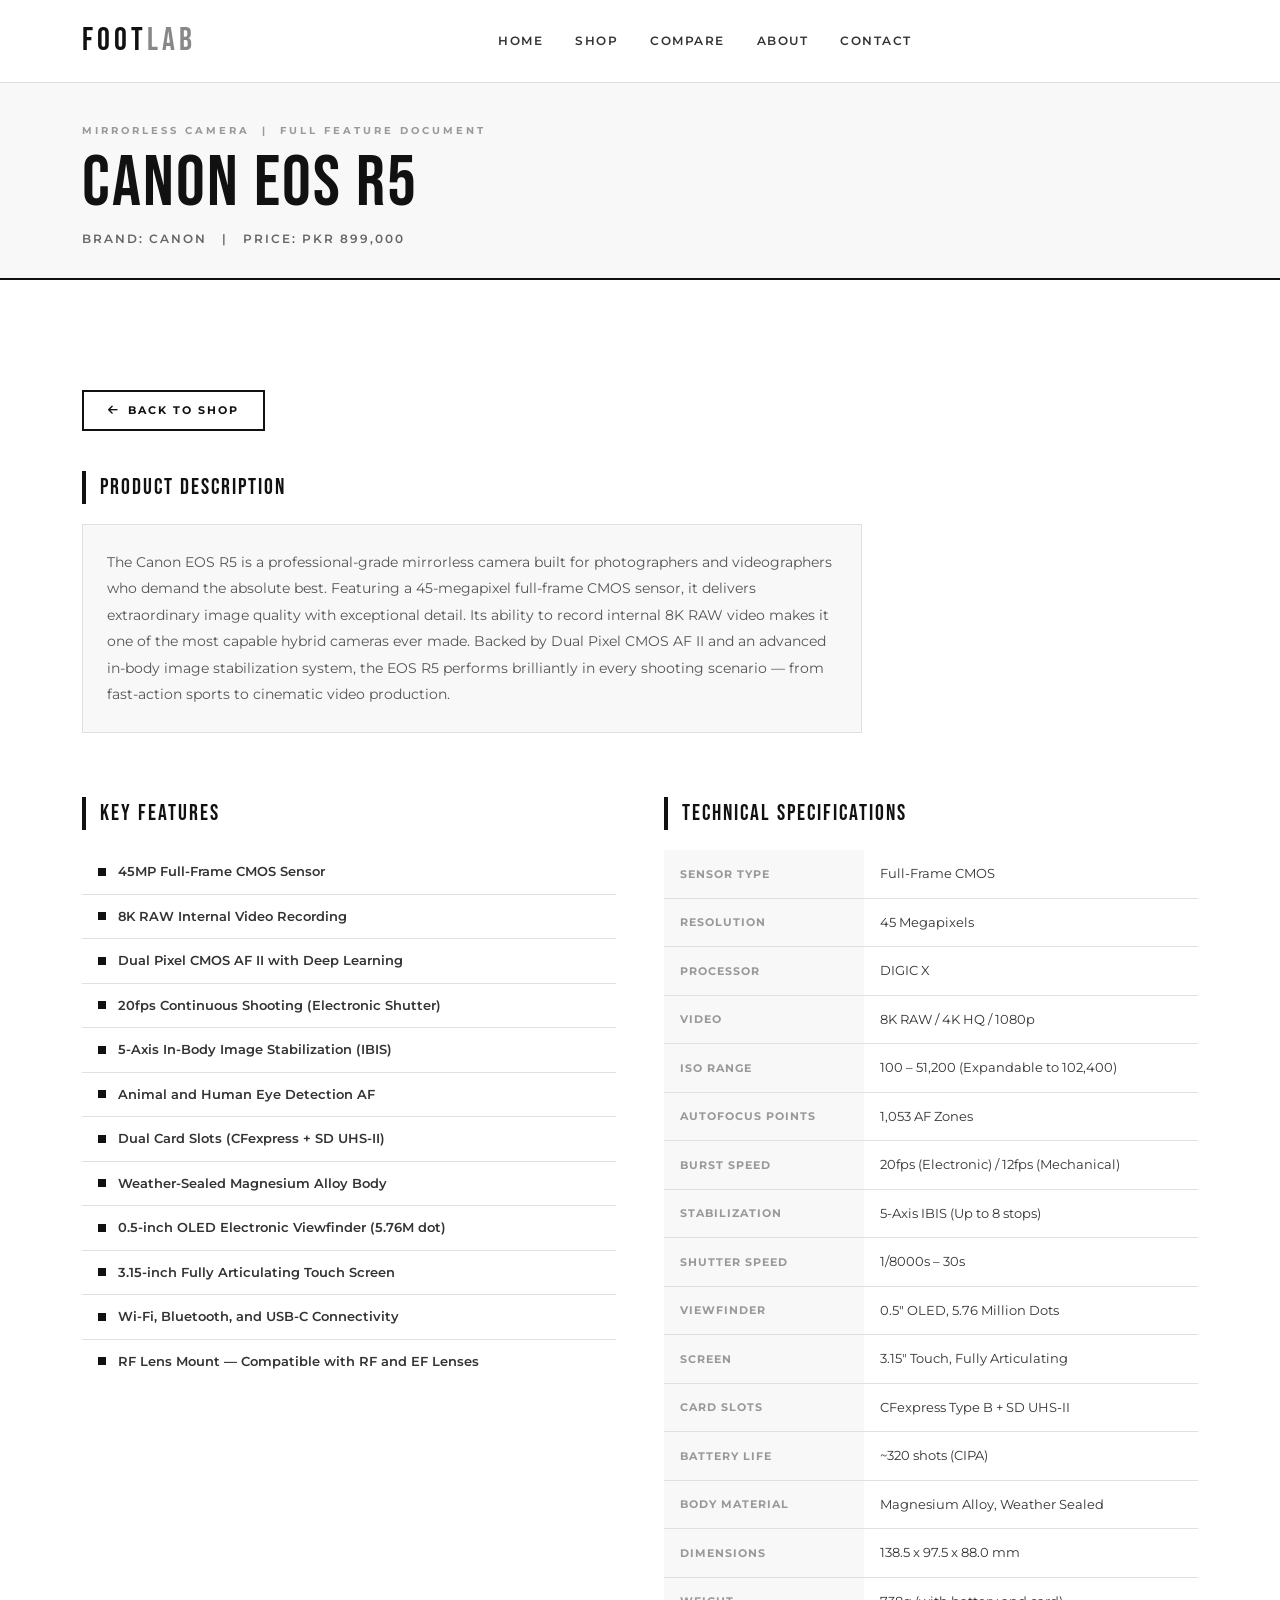
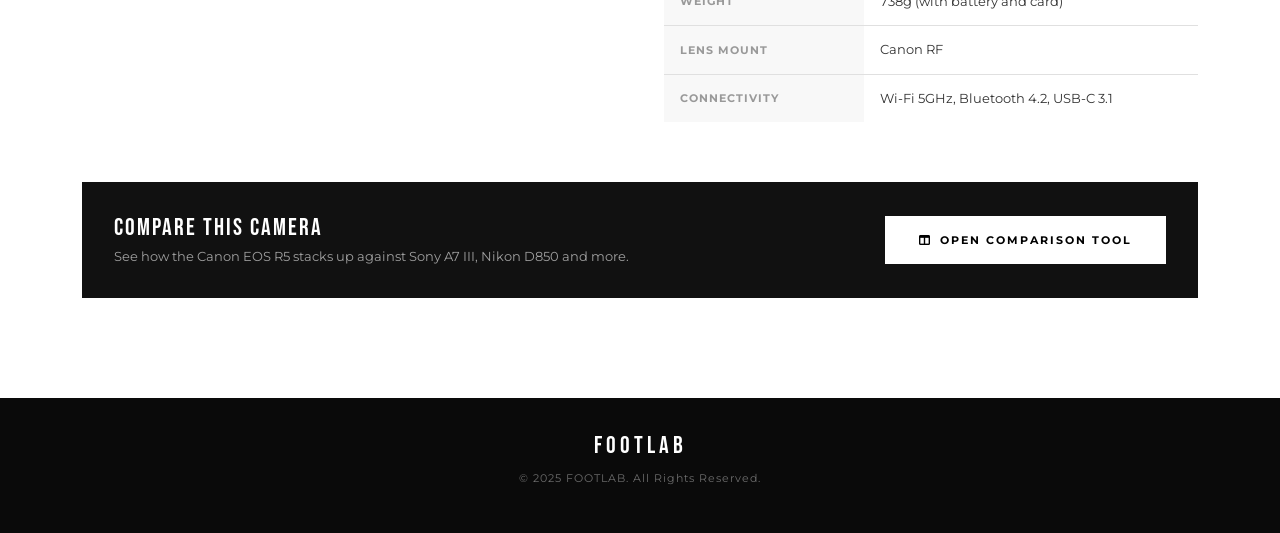
<file: docs/canon-eos-r5.html>
<!DOCTYPE html>
<html lang="en">
<head>
  <meta charset="UTF-8">
  <meta name="viewport" content="width=device-width, initial-scale=1.0">
  <title>Canon EOS R5 - Full Features | FOOTLAB</title>
  <link rel="stylesheet" href="https://cdn.jsdelivr.net/npm/bootstrap@5.3.2/dist/css/bootstrap.min.css">
  <link rel="stylesheet" href="https://cdnjs.cloudflare.com/ajax/libs/font-awesome/6.4.0/css/all.min.css">
  <link href="https://fonts.googleapis.com/css2?family=Bebas+Neue&family=Montserrat:wght@300;400;500;600;700&display=swap" rel="stylesheet">
  <style>
    /* Matches the FOOTLAB site theme exactly */
    :root { --black:#111; --off-white:#f8f8f8; --border:#e0e0e0; }
    * { margin:0; padding:0; box-sizing:border-box; }
    body { font-family:'Montserrat',sans-serif; background:#fff; color:#333; }

    /* Navbar - same as all other pages */
    .navbar { background:rgba(255,255,255,0.96); backdrop-filter:blur(12px); border-bottom:1px solid var(--border); padding:12px 0; }
    .navbar-brand { font-family:'Bebas Neue',sans-serif; font-size:32px; letter-spacing:4px; color:var(--black) !important; }
    .navbar-brand span { color:#888; }
    .nav-link { font-size:12px; font-weight:600; letter-spacing:1.5px; text-transform:uppercase; color:#333 !important; padding:8px 16px !important; }
    .nav-link:hover { color:var(--black) !important; }

    /* Page content area */
    .doc-wrap { padding: 60px 0 100px; }

    /* Document Header */
    .doc-header { background:var(--off-white); border-bottom:2px solid var(--black); padding:40px 0 30px; margin-bottom:50px; }
    .doc-category-tag { font-size:10px; font-weight:700; letter-spacing:3px; text-transform:uppercase; color:#999; margin-bottom:10px; }
    .doc-title { font-family:'Bebas Neue',sans-serif; font-size:clamp(36px,6vw,72px); letter-spacing:2px; color:var(--black); line-height:1; }
    .doc-brand-line { font-size:12px; font-weight:600; letter-spacing:2px; text-transform:uppercase; color:#666; margin-top:10px; }

    /* Section headings inside the document */
    .doc-section-title {
      font-family:'Bebas Neue',sans-serif;
      font-size:22px;
      letter-spacing:2px;
      color:var(--black);
      text-transform:uppercase;
      border-left:4px solid var(--black);
      padding-left:14px;
      margin-bottom:20px;
    }

    /* Description text */
    .doc-description {
      font-size:14px;
      line-height:1.9;
      color:#555;
      max-width:780px;
      margin-bottom:40px;
      padding:24px;
      background:var(--off-white);
      border:1px solid var(--border);
    }

    /* Key Features list */
    .feature-list { list-style:none; padding:0; margin:0 0 40px 0; }
    .feature-list li {
      font-size:13px;
      font-weight:600;
      color:#333;
      padding:12px 16px;
      border-bottom:1px solid var(--border);
      display:flex;
      align-items:center;
      gap:12px;
    }
    .feature-list li:last-child { border-bottom:none; }
    .feature-list li::before {
      content:'';
      width:8px; height:8px;
      background:var(--black);
      flex-shrink:0;
    }

    /* Specs Table */
    .specs-table { width:100%; border-collapse:collapse; margin-bottom:40px; }
    .specs-table tr { border-bottom:1px solid var(--border); }
    .specs-table tr:last-child { border-bottom:none; }
    .specs-table td { padding:14px 16px; font-size:13px; }
    .specs-table td:first-child {
      font-weight:700;
      letter-spacing:1px;
      text-transform:uppercase;
      font-size:11px;
      color:#999;
      width:200px;
      background:var(--off-white);
    }
    .specs-table td:last-child { color:#333; }

    /* Back button */
    .btn-back {
      display:inline-flex;
      align-items:center;
      gap:8px;
      font-size:11px;
      font-weight:700;
      letter-spacing:2px;
      text-transform:uppercase;
      color:var(--black);
      text-decoration:none;
      border:2px solid var(--black);
      padding:10px 24px;
      transition:all 0.3s;
      margin-bottom:40px;
    }
    .btn-back:hover { background:var(--black); color:white; }

    /* Compare CTA */
    .compare-cta {
      background:var(--black);
      color:white;
      padding:32px;
      margin-top:20px;
      display:flex;
      align-items:center;
      justify-content:space-between;
      flex-wrap:wrap;
      gap:16px;
    }
    .compare-cta p { font-size:13px; color:rgba(255,255,255,0.6); margin:4px 0 0; }
    .compare-cta h4 { font-family:'Bebas Neue',sans-serif; font-size:24px; letter-spacing:2px; margin:0; }
    .btn-compare {
      display:inline-block;
      font-size:11px;
      font-weight:700;
      letter-spacing:2px;
      text-transform:uppercase;
      padding:14px 32px;
      background:white;
      color:black;
      text-decoration:none;
      border:2px solid white;
      transition:all 0.3s;
      white-space:nowrap;
    }
    .btn-compare:hover { background:transparent; color:white; }

    /* Footer - minimal */
    footer { background:#0a0a0a; color:rgba(255,255,255,0.4); padding:30px 0; text-align:center; font-size:11px; letter-spacing:1px; }
    .footer-brand { font-family:'Bebas Neue',sans-serif; font-size:24px; color:white; letter-spacing:4px; margin-bottom:6px; }
  </style>
</head>
<body>

  <!-- NAVBAR (matches site navbar) -->
  <nav class="navbar navbar-expand-lg">
    <div class="container">
      <a class="navbar-brand" href="../index.html">FOOT<span>LAB</span></a>
      <div class="collapse navbar-collapse">
        <ul class="navbar-nav mx-auto">
          <li class="nav-item"><a class="nav-link" href="../index.html">Home</a></li>
          <li class="nav-item"><a class="nav-link" href="../pages/shop.html">Shop</a></li>
          <li class="nav-item"><a class="nav-link" href="../pages/compare.html">Compare</a></li>
          <li class="nav-item"><a class="nav-link" href="../pages/about.html">About</a></li>
          <li class="nav-item"><a class="nav-link" href="../pages/contact.html">Contact</a></li>
        </ul>
      </div>
    </div>
  </nav>

  <!-- DOCUMENT HEADER -->
  <div class="doc-header">
    <div class="container">
      <div class="doc-category-tag">Mirrorless Camera &nbsp;|&nbsp; Full Feature Document</div>
      <h1 class="doc-title">Canon EOS R5</h1>
      <div class="doc-brand-line">Brand: Canon &nbsp;&nbsp;|&nbsp;&nbsp; Price: PKR 899,000</div>
    </div>
  </div>

  <!-- DOCUMENT CONTENT -->
  <div class="doc-wrap">
    <div class="container">

      <!-- Back button -->
      <a href="../pages/shop.html" class="btn-back">
        <i class="fas fa-arrow-left"></i> Back to Shop
      </a>

      <!-- Description -->
      <div class="row mb-4">
        <div class="col-12">
          <div class="doc-section-title">Product Description</div>
          <div class="doc-description">
            The Canon EOS R5 is a professional-grade mirrorless camera built for photographers and videographers who demand the absolute best. Featuring a 45-megapixel full-frame CMOS sensor, it delivers extraordinary image quality with exceptional detail. Its ability to record internal 8K RAW video makes it one of the most capable hybrid cameras ever made. Backed by Dual Pixel CMOS AF II and an advanced in-body image stabilization system, the EOS R5 performs brilliantly in every shooting scenario — from fast-action sports to cinematic video production.
          </div>
        </div>
      </div>

      <div class="row g-5">

        <!-- Key Features -->
        <div class="col-lg-6">
          <div class="doc-section-title">Key Features</div>
          <ul class="feature-list">
            <li>45MP Full-Frame CMOS Sensor</li>
            <li>8K RAW Internal Video Recording</li>
            <li>Dual Pixel CMOS AF II with Deep Learning</li>
            <li>20fps Continuous Shooting (Electronic Shutter)</li>
            <li>5-Axis In-Body Image Stabilization (IBIS)</li>
            <li>Animal and Human Eye Detection AF</li>
            <li>Dual Card Slots (CFexpress + SD UHS-II)</li>
            <li>Weather-Sealed Magnesium Alloy Body</li>
            <li>0.5-inch OLED Electronic Viewfinder (5.76M dot)</li>
            <li>3.15-inch Fully Articulating Touch Screen</li>
            <li>Wi-Fi, Bluetooth, and USB-C Connectivity</li>
            <li>RF Lens Mount — Compatible with RF and EF Lenses</li>
          </ul>
        </div>

        <!-- Technical Specifications -->
        <div class="col-lg-6">
          <div class="doc-section-title">Technical Specifications</div>
          <table class="specs-table">
            <tr><td>Sensor Type</td><td>Full-Frame CMOS</td></tr>
            <tr><td>Resolution</td><td>45 Megapixels</td></tr>
            <tr><td>Processor</td><td>DIGIC X</td></tr>
            <tr><td>Video</td><td>8K RAW / 4K HQ / 1080p</td></tr>
            <tr><td>ISO Range</td><td>100 – 51,200 (Expandable to 102,400)</td></tr>
            <tr><td>Autofocus Points</td><td>1,053 AF Zones</td></tr>
            <tr><td>Burst Speed</td><td>20fps (Electronic) / 12fps (Mechanical)</td></tr>
            <tr><td>Stabilization</td><td>5-Axis IBIS (Up to 8 stops)</td></tr>
            <tr><td>Shutter Speed</td><td>1/8000s – 30s</td></tr>
            <tr><td>Viewfinder</td><td>0.5" OLED, 5.76 Million Dots</td></tr>
            <tr><td>Screen</td><td>3.15" Touch, Fully Articulating</td></tr>
            <tr><td>Card Slots</td><td>CFexpress Type B + SD UHS-II</td></tr>
            <tr><td>Battery Life</td><td>~320 shots (CIPA)</td></tr>
            <tr><td>Body Material</td><td>Magnesium Alloy, Weather Sealed</td></tr>
            <tr><td>Dimensions</td><td>138.5 x 97.5 x 88.0 mm</td></tr>
            <tr><td>Weight</td><td>738g (with battery and card)</td></tr>
            <tr><td>Lens Mount</td><td>Canon RF</td></tr>
            <tr><td>Connectivity</td><td>Wi-Fi 5GHz, Bluetooth 4.2, USB-C 3.1</td></tr>
          </table>
        </div>

      </div><!-- end row -->

      <!-- Compare CTA -->
      <div class="compare-cta">
        <div>
          <h4>Compare This Camera</h4>
          <p>See how the Canon EOS R5 stacks up against Sony A7 III, Nikon D850 and more.</p>
        </div>
        <a href="../pages/compare.html" class="btn-compare">
          <i class="fas fa-columns me-2"></i>Open Comparison Tool
        </a>
      </div>

    </div>
  </div>

  <!-- FOOTER -->
  <footer>
    <div class="footer-brand">FOOTLAB</div>
    <p>© 2025 FOOTLAB. All Rights Reserved.</p>
  </footer>

  <script src="https://cdn.jsdelivr.net/npm/bootstrap@5.3.2/dist/js/bootstrap.bundle.min.js"></script>
</body>
</html>
</file>
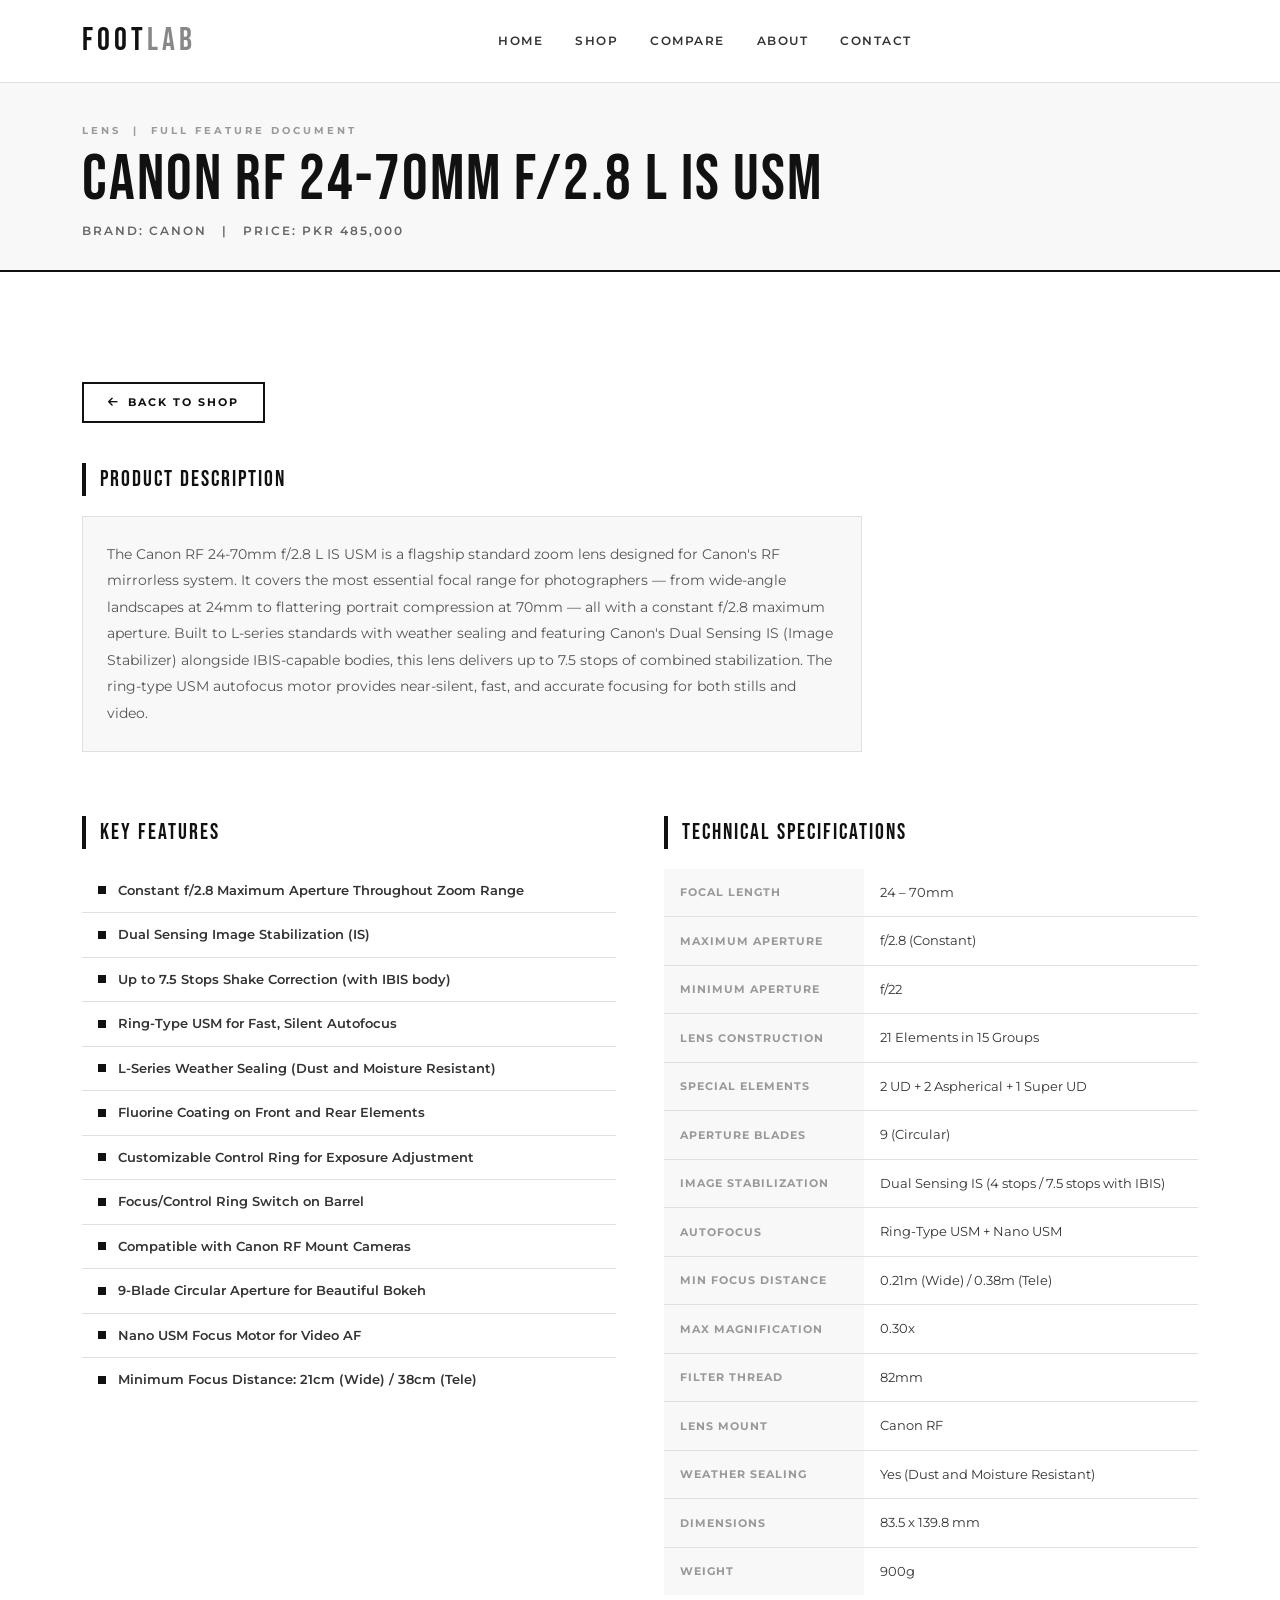
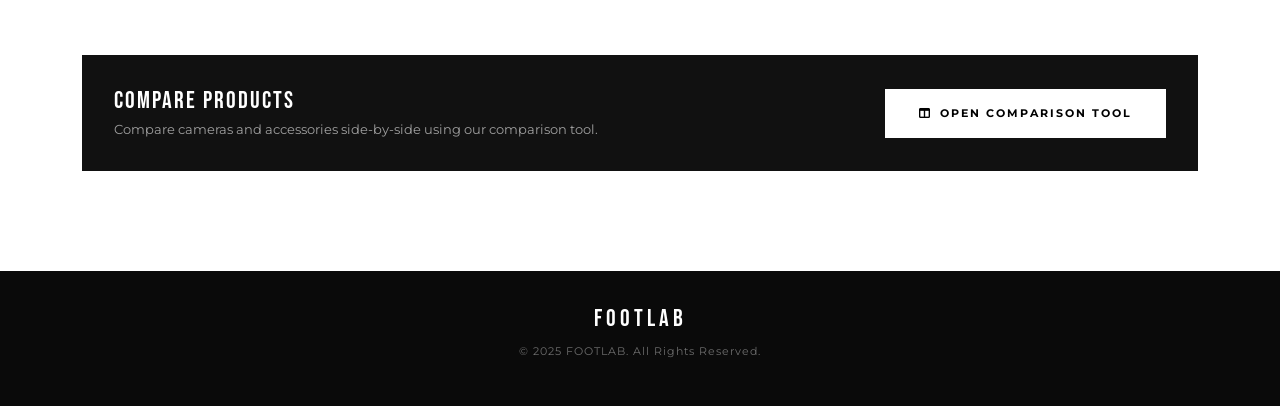
<file: docs/canon-rf-24-70mm.html>
<!DOCTYPE html>
<html lang="en">
<head>
  <meta charset="UTF-8">
  <meta name="viewport" content="width=device-width, initial-scale=1.0">
  <title>Canon RF 24-70mm f/2.8 L IS - Full Features | FOOTLAB</title>
  <link rel="stylesheet" href="https://cdn.jsdelivr.net/npm/bootstrap@5.3.2/dist/css/bootstrap.min.css">
  <link rel="stylesheet" href="https://cdnjs.cloudflare.com/ajax/libs/font-awesome/6.4.0/css/all.min.css">
  <link href="https://fonts.googleapis.com/css2?family=Bebas+Neue&family=Montserrat:wght@300;400;500;600;700&display=swap" rel="stylesheet">
  <style>
    :root { --black:#111; --off-white:#f8f8f8; --border:#e0e0e0; }
    * { margin:0; padding:0; box-sizing:border-box; }
    body { font-family:'Montserrat',sans-serif; background:#fff; color:#333; }
    .navbar { background:rgba(255,255,255,0.96); backdrop-filter:blur(12px); border-bottom:1px solid var(--border); padding:12px 0; }
    .navbar-brand { font-family:'Bebas Neue',sans-serif; font-size:32px; letter-spacing:4px; color:var(--black) !important; }
    .navbar-brand span { color:#888; }
    .nav-link { font-size:12px; font-weight:600; letter-spacing:1.5px; text-transform:uppercase; color:#333 !important; padding:8px 16px !important; }
    .nav-link:hover { color:var(--black) !important; }
    .doc-wrap { padding: 60px 0 100px; }
    .doc-header { background:var(--off-white); border-bottom:2px solid var(--black); padding:40px 0 30px; margin-bottom:50px; }
    .doc-category-tag { font-size:10px; font-weight:700; letter-spacing:3px; text-transform:uppercase; color:#999; margin-bottom:10px; }
    .doc-title { font-family:'Bebas Neue',sans-serif; font-size:clamp(28px,5vw,64px); letter-spacing:2px; color:var(--black); line-height:1; }
    .doc-brand-line { font-size:12px; font-weight:600; letter-spacing:2px; text-transform:uppercase; color:#666; margin-top:10px; }
    .doc-section-title { font-family:'Bebas Neue',sans-serif; font-size:22px; letter-spacing:2px; color:var(--black); text-transform:uppercase; border-left:4px solid var(--black); padding-left:14px; margin-bottom:20px; }
    .doc-description { font-size:14px; line-height:1.9; color:#555; max-width:780px; margin-bottom:40px; padding:24px; background:var(--off-white); border:1px solid var(--border); }
    .feature-list { list-style:none; padding:0; margin:0 0 40px 0; }
    .feature-list li { font-size:13px; font-weight:600; color:#333; padding:12px 16px; border-bottom:1px solid var(--border); display:flex; align-items:center; gap:12px; }
    .feature-list li:last-child { border-bottom:none; }
    .feature-list li::before { content:''; width:8px; height:8px; background:var(--black); flex-shrink:0; }
    .specs-table { width:100%; border-collapse:collapse; margin-bottom:40px; }
    .specs-table tr { border-bottom:1px solid var(--border); }
    .specs-table tr:last-child { border-bottom:none; }
    .specs-table td { padding:14px 16px; font-size:13px; }
    .specs-table td:first-child { font-weight:700; letter-spacing:1px; text-transform:uppercase; font-size:11px; color:#999; width:200px; background:var(--off-white); }
    .btn-back { display:inline-flex; align-items:center; gap:8px; font-size:11px; font-weight:700; letter-spacing:2px; text-transform:uppercase; color:var(--black); text-decoration:none; border:2px solid var(--black); padding:10px 24px; transition:all 0.3s; margin-bottom:40px; }
    .btn-back:hover { background:var(--black); color:white; }
    .compare-cta { background:var(--black); color:white; padding:32px; margin-top:20px; display:flex; align-items:center; justify-content:space-between; flex-wrap:wrap; gap:16px; }
    .compare-cta p { font-size:13px; color:rgba(255,255,255,0.6); margin:4px 0 0; }
    .compare-cta h4 { font-family:'Bebas Neue',sans-serif; font-size:24px; letter-spacing:2px; margin:0; }
    .btn-compare { display:inline-block; font-size:11px; font-weight:700; letter-spacing:2px; text-transform:uppercase; padding:14px 32px; background:white; color:black; text-decoration:none; border:2px solid white; transition:all 0.3s; white-space:nowrap; }
    .btn-compare:hover { background:transparent; color:white; }
    footer { background:#0a0a0a; color:rgba(255,255,255,0.4); padding:30px 0; text-align:center; font-size:11px; letter-spacing:1px; }
    .footer-brand { font-family:'Bebas Neue',sans-serif; font-size:24px; color:white; letter-spacing:4px; margin-bottom:6px; }
  </style>
</head>
<body>

  <nav class="navbar navbar-expand-lg">
    <div class="container">
      <a class="navbar-brand" href="../index.html">FOOT<span>LAB</span></a>
      <div class="collapse navbar-collapse">
        <ul class="navbar-nav mx-auto">
          <li class="nav-item"><a class="nav-link" href="../index.html">Home</a></li>
          <li class="nav-item"><a class="nav-link" href="../pages/shop.html">Shop</a></li>
          <li class="nav-item"><a class="nav-link" href="../pages/compare.html">Compare</a></li>
          <li class="nav-item"><a class="nav-link" href="../pages/about.html">About</a></li>
          <li class="nav-item"><a class="nav-link" href="../pages/contact.html">Contact</a></li>
        </ul>
      </div>
    </div>
  </nav>

  <div class="doc-header">
    <div class="container">
      <div class="doc-category-tag">Lens &nbsp;|&nbsp; Full Feature Document</div>
      <h1 class="doc-title">Canon RF 24-70mm f/2.8 L IS USM</h1>
      <div class="doc-brand-line">Brand: Canon &nbsp;&nbsp;|&nbsp;&nbsp; Price: PKR 485,000</div>
    </div>
  </div>

  <div class="doc-wrap">
    <div class="container">

      <a href="../pages/shop.html" class="btn-back">
        <i class="fas fa-arrow-left"></i> Back to Shop
      </a>

      <div class="row mb-4">
        <div class="col-12">
          <div class="doc-section-title">Product Description</div>
          <div class="doc-description">
            The Canon RF 24-70mm f/2.8 L IS USM is a flagship standard zoom lens designed for Canon's RF mirrorless system. It covers the most essential focal range for photographers — from wide-angle landscapes at 24mm to flattering portrait compression at 70mm — all with a constant f/2.8 maximum aperture. Built to L-series standards with weather sealing and featuring Canon's Dual Sensing IS (Image Stabilizer) alongside IBIS-capable bodies, this lens delivers up to 7.5 stops of combined stabilization. The ring-type USM autofocus motor provides near-silent, fast, and accurate focusing for both stills and video.
          </div>
        </div>
      </div>

      <div class="row g-5">
        <div class="col-lg-6">
          <div class="doc-section-title">Key Features</div>
          <ul class="feature-list">
            <li>Constant f/2.8 Maximum Aperture Throughout Zoom Range</li>
            <li>Dual Sensing Image Stabilization (IS)</li>
            <li>Up to 7.5 Stops Shake Correction (with IBIS body)</li>
            <li>Ring-Type USM for Fast, Silent Autofocus</li>
            <li>L-Series Weather Sealing (Dust and Moisture Resistant)</li>
            <li>Fluorine Coating on Front and Rear Elements</li>
            <li>Customizable Control Ring for Exposure Adjustment</li>
            <li>Focus/Control Ring Switch on Barrel</li>
            <li>Compatible with Canon RF Mount Cameras</li>
            <li>9-Blade Circular Aperture for Beautiful Bokeh</li>
            <li>Nano USM Focus Motor for Video AF</li>
            <li>Minimum Focus Distance: 21cm (Wide) / 38cm (Tele)</li>
          </ul>
        </div>

        <div class="col-lg-6">
          <div class="doc-section-title">Technical Specifications</div>
          <table class="specs-table">
            <tr><td>Focal Length</td><td>24 – 70mm</td></tr>
            <tr><td>Maximum Aperture</td><td>f/2.8 (Constant)</td></tr>
            <tr><td>Minimum Aperture</td><td>f/22</td></tr>
            <tr><td>Lens Construction</td><td>21 Elements in 15 Groups</td></tr>
            <tr><td>Special Elements</td><td>2 UD + 2 Aspherical + 1 Super UD</td></tr>
            <tr><td>Aperture Blades</td><td>9 (Circular)</td></tr>
            <tr><td>Image Stabilization</td><td>Dual Sensing IS (4 stops / 7.5 stops with IBIS)</td></tr>
            <tr><td>Autofocus</td><td>Ring-Type USM + Nano USM</td></tr>
            <tr><td>Min Focus Distance</td><td>0.21m (Wide) / 0.38m (Tele)</td></tr>
            <tr><td>Max Magnification</td><td>0.30x</td></tr>
            <tr><td>Filter Thread</td><td>82mm</td></tr>
            <tr><td>Lens Mount</td><td>Canon RF</td></tr>
            <tr><td>Weather Sealing</td><td>Yes (Dust and Moisture Resistant)</td></tr>
            <tr><td>Dimensions</td><td>83.5 x 139.8 mm</td></tr>
            <tr><td>Weight</td><td>900g</td></tr>
          </table>
        </div>
      </div>

      <div class="compare-cta">
        <div>
          <h4>Compare Products</h4>
          <p>Compare cameras and accessories side-by-side using our comparison tool.</p>
        </div>
        <a href="../pages/compare.html" class="btn-compare">
          <i class="fas fa-columns me-2"></i>Open Comparison Tool
        </a>
      </div>

    </div>
  </div>

  <footer>
    <div class="footer-brand">FOOTLAB</div>
    <p>© 2025 FOOTLAB. All Rights Reserved.</p>
  </footer>
  <script src="https://cdn.jsdelivr.net/npm/bootstrap@5.3.2/dist/js/bootstrap.bundle.min.js"></script>
</body>
</html>
</file>
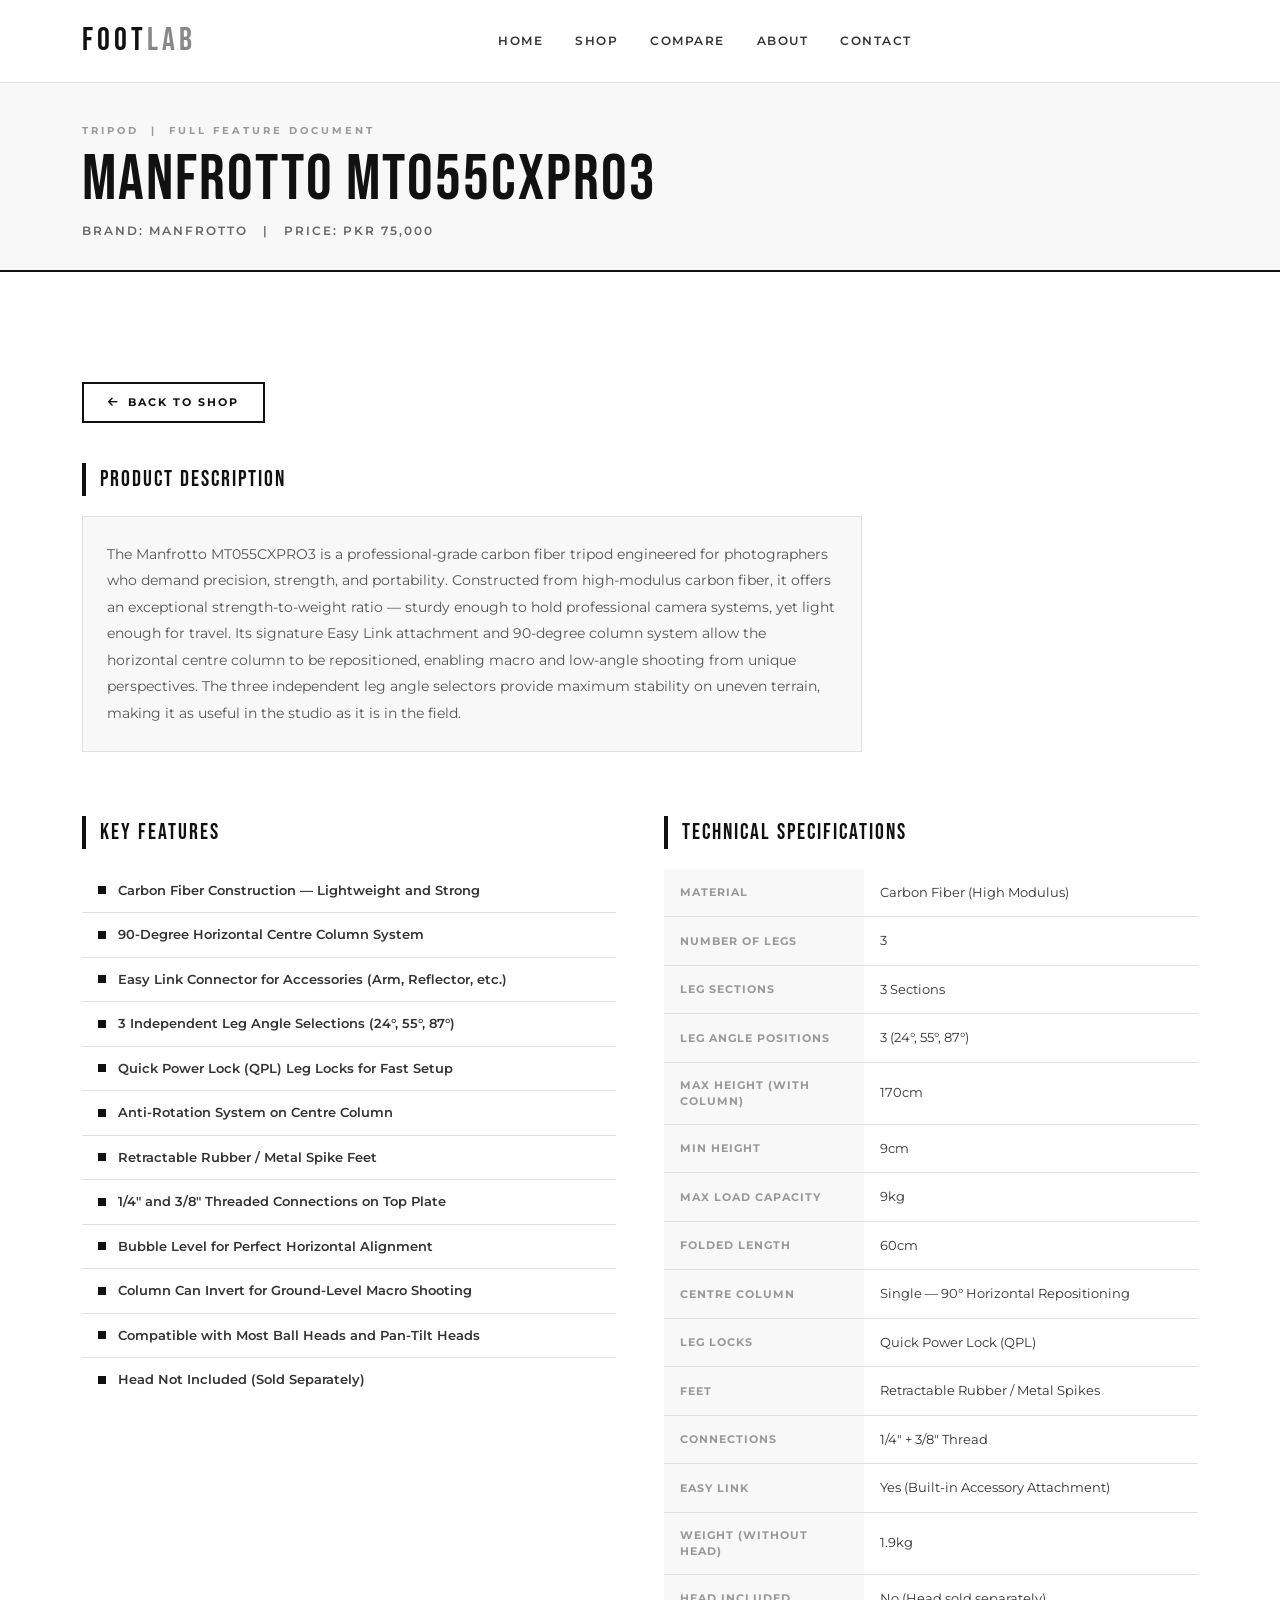
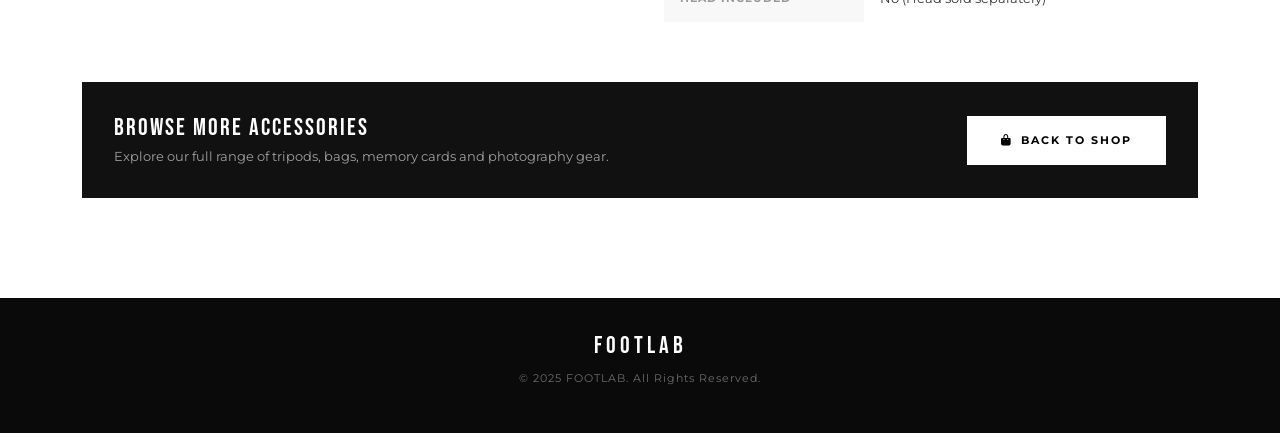
<file: docs/manfrotto-tripod.html>
<!DOCTYPE html>
<html lang="en">
<head>
  <meta charset="UTF-8">
  <meta name="viewport" content="width=device-width, initial-scale=1.0">
  <title>Manfrotto MT055CXPRO3 - Full Features | FOOTLAB</title>
  <link rel="stylesheet" href="https://cdn.jsdelivr.net/npm/bootstrap@5.3.2/dist/css/bootstrap.min.css">
  <link rel="stylesheet" href="https://cdnjs.cloudflare.com/ajax/libs/font-awesome/6.4.0/css/all.min.css">
  <link href="https://fonts.googleapis.com/css2?family=Bebas+Neue&family=Montserrat:wght@300;400;500;600;700&display=swap" rel="stylesheet">
  <style>
    :root { --black:#111; --off-white:#f8f8f8; --border:#e0e0e0; }
    * { margin:0; padding:0; box-sizing:border-box; }
    body { font-family:'Montserrat',sans-serif; background:#fff; color:#333; }
    .navbar { background:rgba(255,255,255,0.96); backdrop-filter:blur(12px); border-bottom:1px solid var(--border); padding:12px 0; }
    .navbar-brand { font-family:'Bebas Neue',sans-serif; font-size:32px; letter-spacing:4px; color:var(--black) !important; }
    .navbar-brand span { color:#888; }
    .nav-link { font-size:12px; font-weight:600; letter-spacing:1.5px; text-transform:uppercase; color:#333 !important; padding:8px 16px !important; }
    .nav-link:hover { color:var(--black) !important; }
    .doc-wrap { padding: 60px 0 100px; }
    .doc-header { background:var(--off-white); border-bottom:2px solid var(--black); padding:40px 0 30px; margin-bottom:50px; }
    .doc-category-tag { font-size:10px; font-weight:700; letter-spacing:3px; text-transform:uppercase; color:#999; margin-bottom:10px; }
    .doc-title { font-family:'Bebas Neue',sans-serif; font-size:clamp(28px,5vw,64px); letter-spacing:2px; color:var(--black); line-height:1; }
    .doc-brand-line { font-size:12px; font-weight:600; letter-spacing:2px; text-transform:uppercase; color:#666; margin-top:10px; }
    .doc-section-title { font-family:'Bebas Neue',sans-serif; font-size:22px; letter-spacing:2px; color:var(--black); text-transform:uppercase; border-left:4px solid var(--black); padding-left:14px; margin-bottom:20px; }
    .doc-description { font-size:14px; line-height:1.9; color:#555; max-width:780px; margin-bottom:40px; padding:24px; background:var(--off-white); border:1px solid var(--border); }
    .feature-list { list-style:none; padding:0; margin:0 0 40px 0; }
    .feature-list li { font-size:13px; font-weight:600; color:#333; padding:12px 16px; border-bottom:1px solid var(--border); display:flex; align-items:center; gap:12px; }
    .feature-list li:last-child { border-bottom:none; }
    .feature-list li::before { content:''; width:8px; height:8px; background:var(--black); flex-shrink:0; }
    .specs-table { width:100%; border-collapse:collapse; margin-bottom:40px; }
    .specs-table tr { border-bottom:1px solid var(--border); }
    .specs-table tr:last-child { border-bottom:none; }
    .specs-table td { padding:14px 16px; font-size:13px; }
    .specs-table td:first-child { font-weight:700; letter-spacing:1px; text-transform:uppercase; font-size:11px; color:#999; width:200px; background:var(--off-white); }
    .btn-back { display:inline-flex; align-items:center; gap:8px; font-size:11px; font-weight:700; letter-spacing:2px; text-transform:uppercase; color:var(--black); text-decoration:none; border:2px solid var(--black); padding:10px 24px; transition:all 0.3s; margin-bottom:40px; }
    .btn-back:hover { background:var(--black); color:white; }
    .compare-cta { background:var(--black); color:white; padding:32px; margin-top:20px; display:flex; align-items:center; justify-content:space-between; flex-wrap:wrap; gap:16px; }
    .compare-cta p { font-size:13px; color:rgba(255,255,255,0.6); margin:4px 0 0; }
    .compare-cta h4 { font-family:'Bebas Neue',sans-serif; font-size:24px; letter-spacing:2px; margin:0; }
    .btn-compare { display:inline-block; font-size:11px; font-weight:700; letter-spacing:2px; text-transform:uppercase; padding:14px 32px; background:white; color:black; text-decoration:none; border:2px solid white; transition:all 0.3s; white-space:nowrap; }
    .btn-compare:hover { background:transparent; color:white; }
    footer { background:#0a0a0a; color:rgba(255,255,255,0.4); padding:30px 0; text-align:center; font-size:11px; letter-spacing:1px; }
    .footer-brand { font-family:'Bebas Neue',sans-serif; font-size:24px; color:white; letter-spacing:4px; margin-bottom:6px; }
  </style>
</head>
<body>

  <nav class="navbar navbar-expand-lg">
    <div class="container">
      <a class="navbar-brand" href="../index.html">FOOT<span>LAB</span></a>
      <div class="collapse navbar-collapse">
        <ul class="navbar-nav mx-auto">
          <li class="nav-item"><a class="nav-link" href="../index.html">Home</a></li>
          <li class="nav-item"><a class="nav-link" href="../pages/shop.html">Shop</a></li>
          <li class="nav-item"><a class="nav-link" href="../pages/compare.html">Compare</a></li>
          <li class="nav-item"><a class="nav-link" href="../pages/about.html">About</a></li>
          <li class="nav-item"><a class="nav-link" href="../pages/contact.html">Contact</a></li>
        </ul>
      </div>
    </div>
  </nav>

  <div class="doc-header">
    <div class="container">
      <div class="doc-category-tag">Tripod &nbsp;|&nbsp; Full Feature Document</div>
      <h1 class="doc-title">Manfrotto MT055CXPRO3</h1>
      <div class="doc-brand-line">Brand: Manfrotto &nbsp;&nbsp;|&nbsp;&nbsp; Price: PKR 75,000</div>
    </div>
  </div>

  <div class="doc-wrap">
    <div class="container">

      <a href="../pages/shop.html" class="btn-back">
        <i class="fas fa-arrow-left"></i> Back to Shop
      </a>

      <div class="row mb-4">
        <div class="col-12">
          <div class="doc-section-title">Product Description</div>
          <div class="doc-description">
            The Manfrotto MT055CXPRO3 is a professional-grade carbon fiber tripod engineered for photographers who demand precision, strength, and portability. Constructed from high-modulus carbon fiber, it offers an exceptional strength-to-weight ratio — sturdy enough to hold professional camera systems, yet light enough for travel. Its signature Easy Link attachment and 90-degree column system allow the horizontal centre column to be repositioned, enabling macro and low-angle shooting from unique perspectives. The three independent leg angle selectors provide maximum stability on uneven terrain, making it as useful in the studio as it is in the field.
          </div>
        </div>
      </div>

      <div class="row g-5">
        <div class="col-lg-6">
          <div class="doc-section-title">Key Features</div>
          <ul class="feature-list">
            <li>Carbon Fiber Construction — Lightweight and Strong</li>
            <li>90-Degree Horizontal Centre Column System</li>
            <li>Easy Link Connector for Accessories (Arm, Reflector, etc.)</li>
            <li>3 Independent Leg Angle Selections (24°, 55°, 87°)</li>
            <li>Quick Power Lock (QPL) Leg Locks for Fast Setup</li>
            <li>Anti-Rotation System on Centre Column</li>
            <li>Retractable Rubber / Metal Spike Feet</li>
            <li>1/4" and 3/8" Threaded Connections on Top Plate</li>
            <li>Bubble Level for Perfect Horizontal Alignment</li>
            <li>Column Can Invert for Ground-Level Macro Shooting</li>
            <li>Compatible with Most Ball Heads and Pan-Tilt Heads</li>
            <li>Head Not Included (Sold Separately)</li>
          </ul>
        </div>

        <div class="col-lg-6">
          <div class="doc-section-title">Technical Specifications</div>
          <table class="specs-table">
            <tr><td>Material</td><td>Carbon Fiber (High Modulus)</td></tr>
            <tr><td>Number of Legs</td><td>3</td></tr>
            <tr><td>Leg Sections</td><td>3 Sections</td></tr>
            <tr><td>Leg Angle Positions</td><td>3 (24°, 55°, 87°)</td></tr>
            <tr><td>Max Height (with column)</td><td>170cm</td></tr>
            <tr><td>Min Height</td><td>9cm</td></tr>
            <tr><td>Max Load Capacity</td><td>9kg</td></tr>
            <tr><td>Folded Length</td><td>60cm</td></tr>
            <tr><td>Centre Column</td><td>Single — 90° Horizontal Repositioning</td></tr>
            <tr><td>Leg Locks</td><td>Quick Power Lock (QPL)</td></tr>
            <tr><td>Feet</td><td>Retractable Rubber / Metal Spikes</td></tr>
            <tr><td>Connections</td><td>1/4" + 3/8" Thread</td></tr>
            <tr><td>Easy Link</td><td>Yes (Built-in Accessory Attachment)</td></tr>
            <tr><td>Weight (without head)</td><td>1.9kg</td></tr>
            <tr><td>Head Included</td><td>No (Head sold separately)</td></tr>
          </table>
        </div>
      </div>

      <div class="compare-cta">
        <div>
          <h4>Browse More Accessories</h4>
          <p>Explore our full range of tripods, bags, memory cards and photography gear.</p>
        </div>
        <a href="../pages/shop.html" class="btn-compare">
          <i class="fas fa-shopping-bag me-2"></i>Back to Shop
        </a>
      </div>

    </div>
  </div>

  <footer>
    <div class="footer-brand">FOOTLAB</div>
    <p>© 2025 FOOTLAB. All Rights Reserved.</p>
  </footer>
  <script src="https://cdn.jsdelivr.net/npm/bootstrap@5.3.2/dist/js/bootstrap.bundle.min.js"></script>
</body>
</html>
</file>
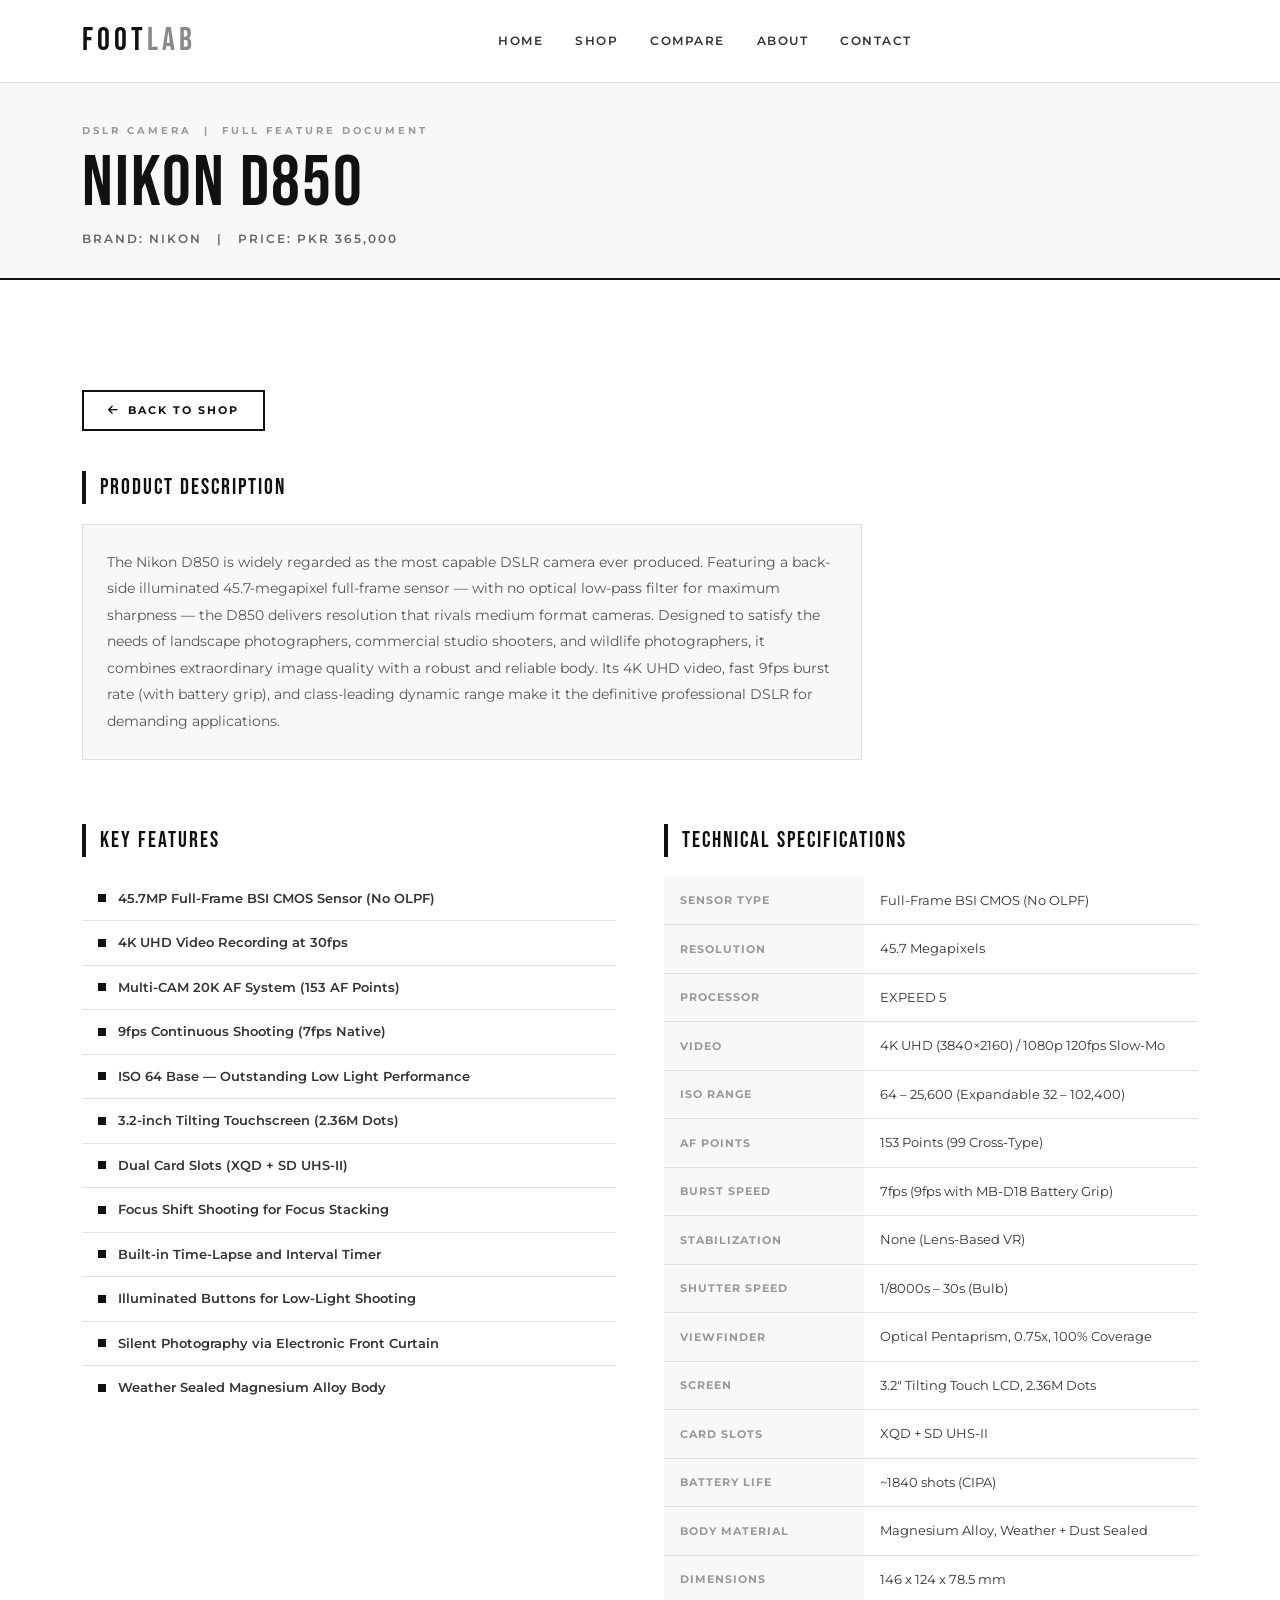
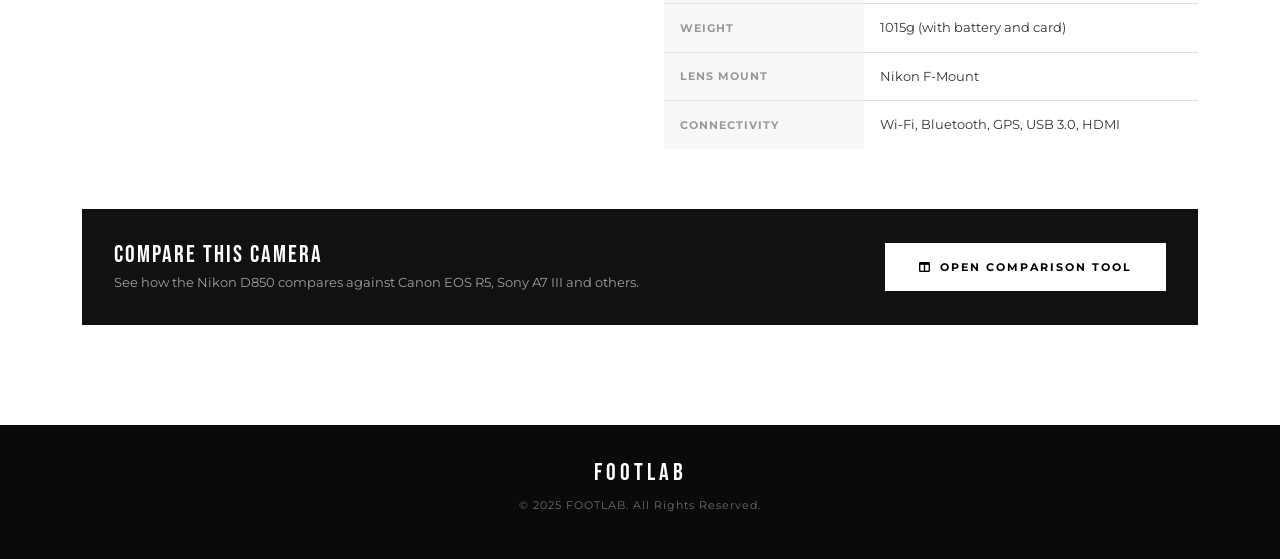
<file: docs/nikon-d850.html>
<!DOCTYPE html>
<html lang="en">
<head>
  <meta charset="UTF-8">
  <meta name="viewport" content="width=device-width, initial-scale=1.0">
  <title>Nikon D850 - Full Features | FOOTLAB</title>
  <link rel="stylesheet" href="https://cdn.jsdelivr.net/npm/bootstrap@5.3.2/dist/css/bootstrap.min.css">
  <link rel="stylesheet" href="https://cdnjs.cloudflare.com/ajax/libs/font-awesome/6.4.0/css/all.min.css">
  <link href="https://fonts.googleapis.com/css2?family=Bebas+Neue&family=Montserrat:wght@300;400;500;600;700&display=swap" rel="stylesheet">
  <style>
    :root { --black:#111; --off-white:#f8f8f8; --border:#e0e0e0; }
    * { margin:0; padding:0; box-sizing:border-box; }
    body { font-family:'Montserrat',sans-serif; background:#fff; color:#333; }
    .navbar { background:rgba(255,255,255,0.96); backdrop-filter:blur(12px); border-bottom:1px solid var(--border); padding:12px 0; }
    .navbar-brand { font-family:'Bebas Neue',sans-serif; font-size:32px; letter-spacing:4px; color:var(--black) !important; }
    .navbar-brand span { color:#888; }
    .nav-link { font-size:12px; font-weight:600; letter-spacing:1.5px; text-transform:uppercase; color:#333 !important; padding:8px 16px !important; }
    .nav-link:hover { color:var(--black) !important; }
    .doc-wrap { padding: 60px 0 100px; }
    .doc-header { background:var(--off-white); border-bottom:2px solid var(--black); padding:40px 0 30px; margin-bottom:50px; }
    .doc-category-tag { font-size:10px; font-weight:700; letter-spacing:3px; text-transform:uppercase; color:#999; margin-bottom:10px; }
    .doc-title { font-family:'Bebas Neue',sans-serif; font-size:clamp(36px,6vw,72px); letter-spacing:2px; color:var(--black); line-height:1; }
    .doc-brand-line { font-size:12px; font-weight:600; letter-spacing:2px; text-transform:uppercase; color:#666; margin-top:10px; }
    .doc-section-title { font-family:'Bebas Neue',sans-serif; font-size:22px; letter-spacing:2px; color:var(--black); text-transform:uppercase; border-left:4px solid var(--black); padding-left:14px; margin-bottom:20px; }
    .doc-description { font-size:14px; line-height:1.9; color:#555; max-width:780px; margin-bottom:40px; padding:24px; background:var(--off-white); border:1px solid var(--border); }
    .feature-list { list-style:none; padding:0; margin:0 0 40px 0; }
    .feature-list li { font-size:13px; font-weight:600; color:#333; padding:12px 16px; border-bottom:1px solid var(--border); display:flex; align-items:center; gap:12px; }
    .feature-list li:last-child { border-bottom:none; }
    .feature-list li::before { content:''; width:8px; height:8px; background:var(--black); flex-shrink:0; }
    .specs-table { width:100%; border-collapse:collapse; margin-bottom:40px; }
    .specs-table tr { border-bottom:1px solid var(--border); }
    .specs-table tr:last-child { border-bottom:none; }
    .specs-table td { padding:14px 16px; font-size:13px; }
    .specs-table td:first-child { font-weight:700; letter-spacing:1px; text-transform:uppercase; font-size:11px; color:#999; width:200px; background:var(--off-white); }
    .btn-back { display:inline-flex; align-items:center; gap:8px; font-size:11px; font-weight:700; letter-spacing:2px; text-transform:uppercase; color:var(--black); text-decoration:none; border:2px solid var(--black); padding:10px 24px; transition:all 0.3s; margin-bottom:40px; }
    .btn-back:hover { background:var(--black); color:white; }
    .compare-cta { background:var(--black); color:white; padding:32px; margin-top:20px; display:flex; align-items:center; justify-content:space-between; flex-wrap:wrap; gap:16px; }
    .compare-cta p { font-size:13px; color:rgba(255,255,255,0.6); margin:4px 0 0; }
    .compare-cta h4 { font-family:'Bebas Neue',sans-serif; font-size:24px; letter-spacing:2px; margin:0; }
    .btn-compare { display:inline-block; font-size:11px; font-weight:700; letter-spacing:2px; text-transform:uppercase; padding:14px 32px; background:white; color:black; text-decoration:none; border:2px solid white; transition:all 0.3s; white-space:nowrap; }
    .btn-compare:hover { background:transparent; color:white; }
    footer { background:#0a0a0a; color:rgba(255,255,255,0.4); padding:30px 0; text-align:center; font-size:11px; letter-spacing:1px; }
    .footer-brand { font-family:'Bebas Neue',sans-serif; font-size:24px; color:white; letter-spacing:4px; margin-bottom:6px; }
  </style>
</head>
<body>

  <nav class="navbar navbar-expand-lg">
    <div class="container">
      <a class="navbar-brand" href="../index.html">FOOT<span>LAB</span></a>
      <div class="collapse navbar-collapse">
        <ul class="navbar-nav mx-auto">
          <li class="nav-item"><a class="nav-link" href="../index.html">Home</a></li>
          <li class="nav-item"><a class="nav-link" href="../pages/shop.html">Shop</a></li>
          <li class="nav-item"><a class="nav-link" href="../pages/compare.html">Compare</a></li>
          <li class="nav-item"><a class="nav-link" href="../pages/about.html">About</a></li>
          <li class="nav-item"><a class="nav-link" href="../pages/contact.html">Contact</a></li>
        </ul>
      </div>
    </div>
  </nav>

  <div class="doc-header">
    <div class="container">
      <div class="doc-category-tag">DSLR Camera &nbsp;|&nbsp; Full Feature Document</div>
      <h1 class="doc-title">Nikon D850</h1>
      <div class="doc-brand-line">Brand: Nikon &nbsp;&nbsp;|&nbsp;&nbsp; Price: PKR 365,000</div>
    </div>
  </div>

  <div class="doc-wrap">
    <div class="container">

      <a href="../pages/shop.html" class="btn-back">
        <i class="fas fa-arrow-left"></i> Back to Shop
      </a>

      <div class="row mb-4">
        <div class="col-12">
          <div class="doc-section-title">Product Description</div>
          <div class="doc-description">
            The Nikon D850 is widely regarded as the most capable DSLR camera ever produced. Featuring a back-side illuminated 45.7-megapixel full-frame sensor — with no optical low-pass filter for maximum sharpness — the D850 delivers resolution that rivals medium format cameras. Designed to satisfy the needs of landscape photographers, commercial studio shooters, and wildlife photographers, it combines extraordinary image quality with a robust and reliable body. Its 4K UHD video, fast 9fps burst rate (with battery grip), and class-leading dynamic range make it the definitive professional DSLR for demanding applications.
          </div>
        </div>
      </div>

      <div class="row g-5">
        <div class="col-lg-6">
          <div class="doc-section-title">Key Features</div>
          <ul class="feature-list">
            <li>45.7MP Full-Frame BSI CMOS Sensor (No OLPF)</li>
            <li>4K UHD Video Recording at 30fps</li>
            <li>Multi-CAM 20K AF System (153 AF Points)</li>
            <li>9fps Continuous Shooting (7fps Native)</li>
            <li>ISO 64 Base — Outstanding Low Light Performance</li>
            <li>3.2-inch Tilting Touchscreen (2.36M Dots)</li>
            <li>Dual Card Slots (XQD + SD UHS-II)</li>
            <li>Focus Shift Shooting for Focus Stacking</li>
            <li>Built-in Time-Lapse and Interval Timer</li>
            <li>Illuminated Buttons for Low-Light Shooting</li>
            <li>Silent Photography via Electronic Front Curtain</li>
            <li>Weather Sealed Magnesium Alloy Body</li>
          </ul>
        </div>

        <div class="col-lg-6">
          <div class="doc-section-title">Technical Specifications</div>
          <table class="specs-table">
            <tr><td>Sensor Type</td><td>Full-Frame BSI CMOS (No OLPF)</td></tr>
            <tr><td>Resolution</td><td>45.7 Megapixels</td></tr>
            <tr><td>Processor</td><td>EXPEED 5</td></tr>
            <tr><td>Video</td><td>4K UHD (3840×2160) / 1080p 120fps Slow-Mo</td></tr>
            <tr><td>ISO Range</td><td>64 – 25,600 (Expandable 32 – 102,400)</td></tr>
            <tr><td>AF Points</td><td>153 Points (99 Cross-Type)</td></tr>
            <tr><td>Burst Speed</td><td>7fps (9fps with MB-D18 Battery Grip)</td></tr>
            <tr><td>Stabilization</td><td>None (Lens-Based VR)</td></tr>
            <tr><td>Shutter Speed</td><td>1/8000s – 30s (Bulb)</td></tr>
            <tr><td>Viewfinder</td><td>Optical Pentaprism, 0.75x, 100% Coverage</td></tr>
            <tr><td>Screen</td><td>3.2" Tilting Touch LCD, 2.36M Dots</td></tr>
            <tr><td>Card Slots</td><td>XQD + SD UHS-II</td></tr>
            <tr><td>Battery Life</td><td>~1840 shots (CIPA)</td></tr>
            <tr><td>Body Material</td><td>Magnesium Alloy, Weather + Dust Sealed</td></tr>
            <tr><td>Dimensions</td><td>146 x 124 x 78.5 mm</td></tr>
            <tr><td>Weight</td><td>1015g (with battery and card)</td></tr>
            <tr><td>Lens Mount</td><td>Nikon F-Mount</td></tr>
            <tr><td>Connectivity</td><td>Wi-Fi, Bluetooth, GPS, USB 3.0, HDMI</td></tr>
          </table>
        </div>
      </div>

      <div class="compare-cta">
        <div>
          <h4>Compare This Camera</h4>
          <p>See how the Nikon D850 compares against Canon EOS R5, Sony A7 III and others.</p>
        </div>
        <a href="../pages/compare.html" class="btn-compare">
          <i class="fas fa-columns me-2"></i>Open Comparison Tool
        </a>
      </div>

    </div>
  </div>

  <footer>
    <div class="footer-brand">FOOTLAB</div>
    <p>© 2025 FOOTLAB. All Rights Reserved.</p>
  </footer>
  <script src="https://cdn.jsdelivr.net/npm/bootstrap@5.3.2/dist/js/bootstrap.bundle.min.js"></script>
</body>
</html>
</file>
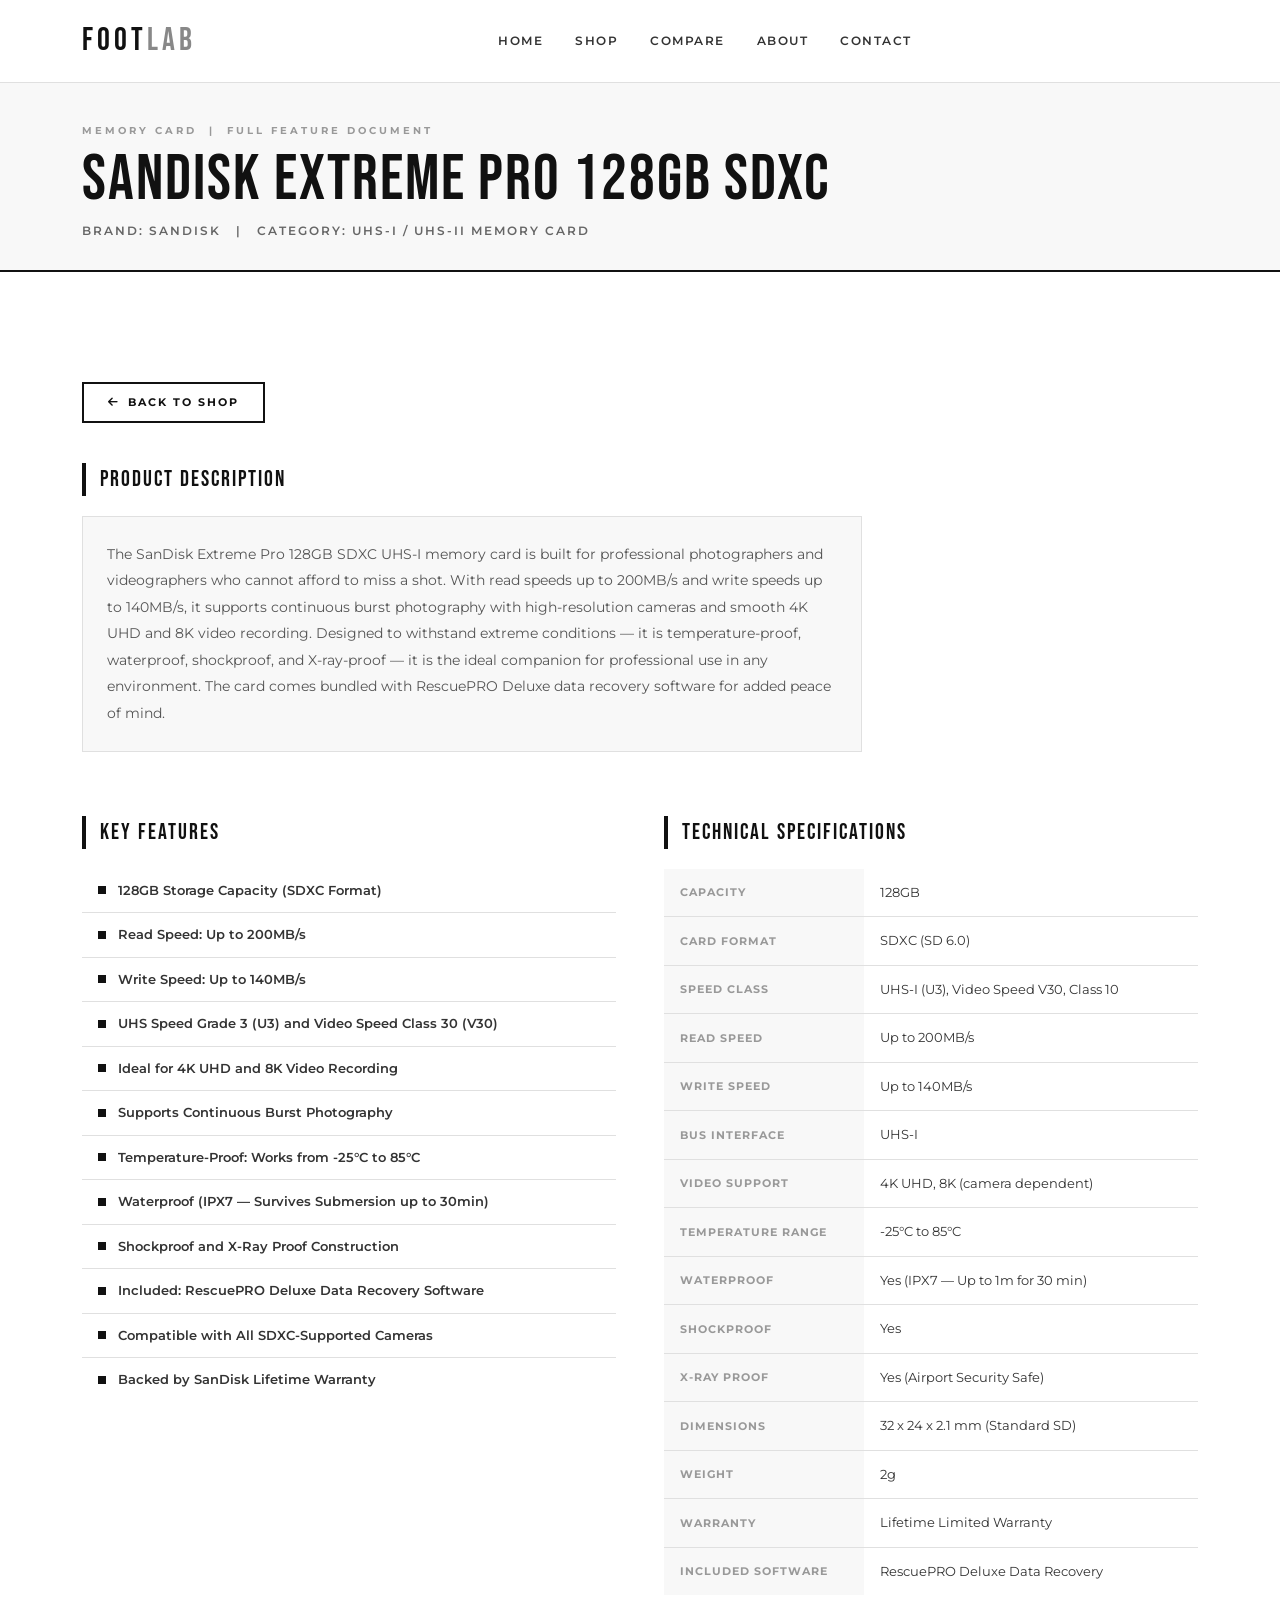
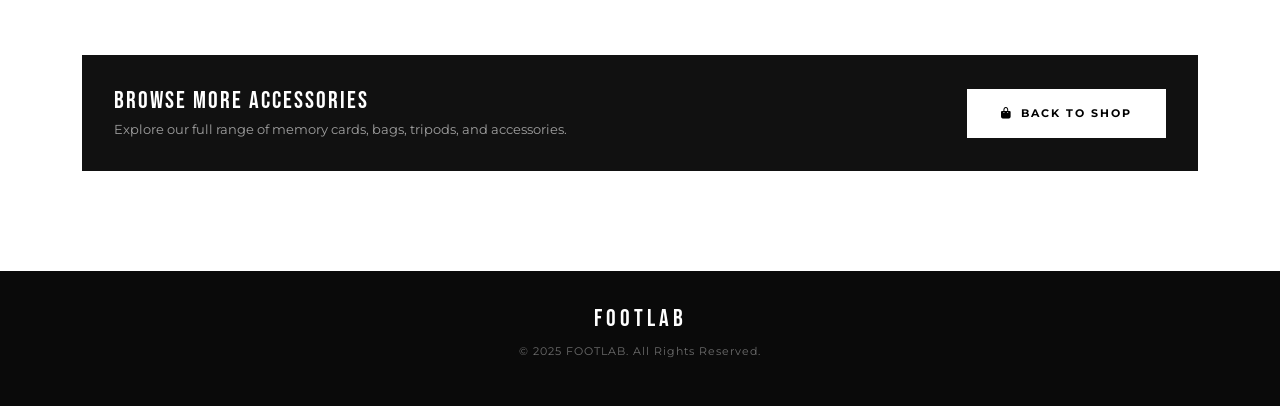
<file: docs/sandisk-128gb-sd.html>
<!DOCTYPE html>
<html lang="en">
<head>
  <meta charset="UTF-8">
  <meta name="viewport" content="width=device-width, initial-scale=1.0">
  <title>SanDisk 128GB SD Card - Full Features | FOOTLAB</title>
  <link rel="stylesheet" href="https://cdn.jsdelivr.net/npm/bootstrap@5.3.2/dist/css/bootstrap.min.css">
  <link rel="stylesheet" href="https://cdnjs.cloudflare.com/ajax/libs/font-awesome/6.4.0/css/all.min.css">
  <link href="https://fonts.googleapis.com/css2?family=Bebas+Neue&family=Montserrat:wght@300;400;500;600;700&display=swap" rel="stylesheet">
  <style>
    :root { --black:#111; --off-white:#f8f8f8; --border:#e0e0e0; }
    * { margin:0; padding:0; box-sizing:border-box; }
    body { font-family:'Montserrat',sans-serif; background:#fff; color:#333; }
    .navbar { background:rgba(255,255,255,0.96); backdrop-filter:blur(12px); border-bottom:1px solid var(--border); padding:12px 0; }
    .navbar-brand { font-family:'Bebas Neue',sans-serif; font-size:32px; letter-spacing:4px; color:var(--black) !important; }
    .navbar-brand span { color:#888; }
    .nav-link { font-size:12px; font-weight:600; letter-spacing:1.5px; text-transform:uppercase; color:#333 !important; padding:8px 16px !important; }
    .nav-link:hover { color:var(--black) !important; }
    .doc-wrap { padding: 60px 0 100px; }
    .doc-header { background:var(--off-white); border-bottom:2px solid var(--black); padding:40px 0 30px; margin-bottom:50px; }
    .doc-category-tag { font-size:10px; font-weight:700; letter-spacing:3px; text-transform:uppercase; color:#999; margin-bottom:10px; }
    .doc-title { font-family:'Bebas Neue',sans-serif; font-size:clamp(28px,5vw,64px); letter-spacing:2px; color:var(--black); line-height:1; }
    .doc-brand-line { font-size:12px; font-weight:600; letter-spacing:2px; text-transform:uppercase; color:#666; margin-top:10px; }
    .doc-section-title { font-family:'Bebas Neue',sans-serif; font-size:22px; letter-spacing:2px; color:var(--black); text-transform:uppercase; border-left:4px solid var(--black); padding-left:14px; margin-bottom:20px; }
    .doc-description { font-size:14px; line-height:1.9; color:#555; max-width:780px; margin-bottom:40px; padding:24px; background:var(--off-white); border:1px solid var(--border); }
    .feature-list { list-style:none; padding:0; margin:0 0 40px 0; }
    .feature-list li { font-size:13px; font-weight:600; color:#333; padding:12px 16px; border-bottom:1px solid var(--border); display:flex; align-items:center; gap:12px; }
    .feature-list li:last-child { border-bottom:none; }
    .feature-list li::before { content:''; width:8px; height:8px; background:var(--black); flex-shrink:0; }
    .specs-table { width:100%; border-collapse:collapse; margin-bottom:40px; }
    .specs-table tr { border-bottom:1px solid var(--border); }
    .specs-table tr:last-child { border-bottom:none; }
    .specs-table td { padding:14px 16px; font-size:13px; }
    .specs-table td:first-child { font-weight:700; letter-spacing:1px; text-transform:uppercase; font-size:11px; color:#999; width:200px; background:var(--off-white); }
    .btn-back { display:inline-flex; align-items:center; gap:8px; font-size:11px; font-weight:700; letter-spacing:2px; text-transform:uppercase; color:var(--black); text-decoration:none; border:2px solid var(--black); padding:10px 24px; transition:all 0.3s; margin-bottom:40px; }
    .btn-back:hover { background:var(--black); color:white; }
    .compare-cta { background:var(--black); color:white; padding:32px; margin-top:20px; display:flex; align-items:center; justify-content:space-between; flex-wrap:wrap; gap:16px; }
    .compare-cta p { font-size:13px; color:rgba(255,255,255,0.6); margin:4px 0 0; }
    .compare-cta h4 { font-family:'Bebas Neue',sans-serif; font-size:24px; letter-spacing:2px; margin:0; }
    .btn-compare { display:inline-block; font-size:11px; font-weight:700; letter-spacing:2px; text-transform:uppercase; padding:14px 32px; background:white; color:black; text-decoration:none; border:2px solid white; transition:all 0.3s; white-space:nowrap; }
    .btn-compare:hover { background:transparent; color:white; }
    footer { background:#0a0a0a; color:rgba(255,255,255,0.4); padding:30px 0; text-align:center; font-size:11px; letter-spacing:1px; }
    .footer-brand { font-family:'Bebas Neue',sans-serif; font-size:24px; color:white; letter-spacing:4px; margin-bottom:6px; }
  </style>
</head>
<body>

  <nav class="navbar navbar-expand-lg">
    <div class="container">
      <a class="navbar-brand" href="../index.html">FOOT<span>LAB</span></a>
      <div class="collapse navbar-collapse">
        <ul class="navbar-nav mx-auto">
          <li class="nav-item"><a class="nav-link" href="../index.html">Home</a></li>
          <li class="nav-item"><a class="nav-link" href="../pages/shop.html">Shop</a></li>
          <li class="nav-item"><a class="nav-link" href="../pages/compare.html">Compare</a></li>
          <li class="nav-item"><a class="nav-link" href="../pages/about.html">About</a></li>
          <li class="nav-item"><a class="nav-link" href="../pages/contact.html">Contact</a></li>
        </ul>
      </div>
    </div>
  </nav>

  <div class="doc-header">
    <div class="container">
      <div class="doc-category-tag">Memory Card &nbsp;|&nbsp; Full Feature Document</div>
      <h1 class="doc-title">SanDisk Extreme Pro 128GB SDXC</h1>
      <div class="doc-brand-line">Brand: SanDisk &nbsp;&nbsp;|&nbsp;&nbsp; Category: UHS-I / UHS-II Memory Card</div>
    </div>
  </div>

  <div class="doc-wrap">
    <div class="container">

      <a href="../pages/shop.html" class="btn-back">
        <i class="fas fa-arrow-left"></i> Back to Shop
      </a>

      <div class="row mb-4">
        <div class="col-12">
          <div class="doc-section-title">Product Description</div>
          <div class="doc-description">
            The SanDisk Extreme Pro 128GB SDXC UHS-I memory card is built for professional photographers and videographers who cannot afford to miss a shot. With read speeds up to 200MB/s and write speeds up to 140MB/s, it supports continuous burst photography with high-resolution cameras and smooth 4K UHD and 8K video recording. Designed to withstand extreme conditions — it is temperature-proof, waterproof, shockproof, and X-ray-proof — it is the ideal companion for professional use in any environment. The card comes bundled with RescuePRO Deluxe data recovery software for added peace of mind.
          </div>
        </div>
      </div>

      <div class="row g-5">
        <div class="col-lg-6">
          <div class="doc-section-title">Key Features</div>
          <ul class="feature-list">
            <li>128GB Storage Capacity (SDXC Format)</li>
            <li>Read Speed: Up to 200MB/s</li>
            <li>Write Speed: Up to 140MB/s</li>
            <li>UHS Speed Grade 3 (U3) and Video Speed Class 30 (V30)</li>
            <li>Ideal for 4K UHD and 8K Video Recording</li>
            <li>Supports Continuous Burst Photography</li>
            <li>Temperature-Proof: Works from -25°C to 85°C</li>
            <li>Waterproof (IPX7 — Survives Submersion up to 30min)</li>
            <li>Shockproof and X-Ray Proof Construction</li>
            <li>Included: RescuePRO Deluxe Data Recovery Software</li>
            <li>Compatible with All SDXC-Supported Cameras</li>
            <li>Backed by SanDisk Lifetime Warranty</li>
          </ul>
        </div>

        <div class="col-lg-6">
          <div class="doc-section-title">Technical Specifications</div>
          <table class="specs-table">
            <tr><td>Capacity</td><td>128GB</td></tr>
            <tr><td>Card Format</td><td>SDXC (SD 6.0)</td></tr>
            <tr><td>Speed Class</td><td>UHS-I (U3), Video Speed V30, Class 10</td></tr>
            <tr><td>Read Speed</td><td>Up to 200MB/s</td></tr>
            <tr><td>Write Speed</td><td>Up to 140MB/s</td></tr>
            <tr><td>Bus Interface</td><td>UHS-I</td></tr>
            <tr><td>Video Support</td><td>4K UHD, 8K (camera dependent)</td></tr>
            <tr><td>Temperature Range</td><td>-25°C to 85°C</td></tr>
            <tr><td>Waterproof</td><td>Yes (IPX7 — Up to 1m for 30 min)</td></tr>
            <tr><td>Shockproof</td><td>Yes</td></tr>
            <tr><td>X-Ray Proof</td><td>Yes (Airport Security Safe)</td></tr>
            <tr><td>Dimensions</td><td>32 x 24 x 2.1 mm (Standard SD)</td></tr>
            <tr><td>Weight</td><td>2g</td></tr>
            <tr><td>Warranty</td><td>Lifetime Limited Warranty</td></tr>
            <tr><td>Included Software</td><td>RescuePRO Deluxe Data Recovery</td></tr>
          </table>
        </div>
      </div>

      <div class="compare-cta">
        <div>
          <h4>Browse More Accessories</h4>
          <p>Explore our full range of memory cards, bags, tripods, and accessories.</p>
        </div>
        <a href="../pages/shop.html" class="btn-compare">
          <i class="fas fa-shopping-bag me-2"></i>Back to Shop
        </a>
      </div>

    </div>
  </div>

  <footer>
    <div class="footer-brand">FOOTLAB</div>
    <p>© 2025 FOOTLAB. All Rights Reserved.</p>
  </footer>
  <script src="https://cdn.jsdelivr.net/npm/bootstrap@5.3.2/dist/js/bootstrap.bundle.min.js"></script>
</body>
</html>
</file>
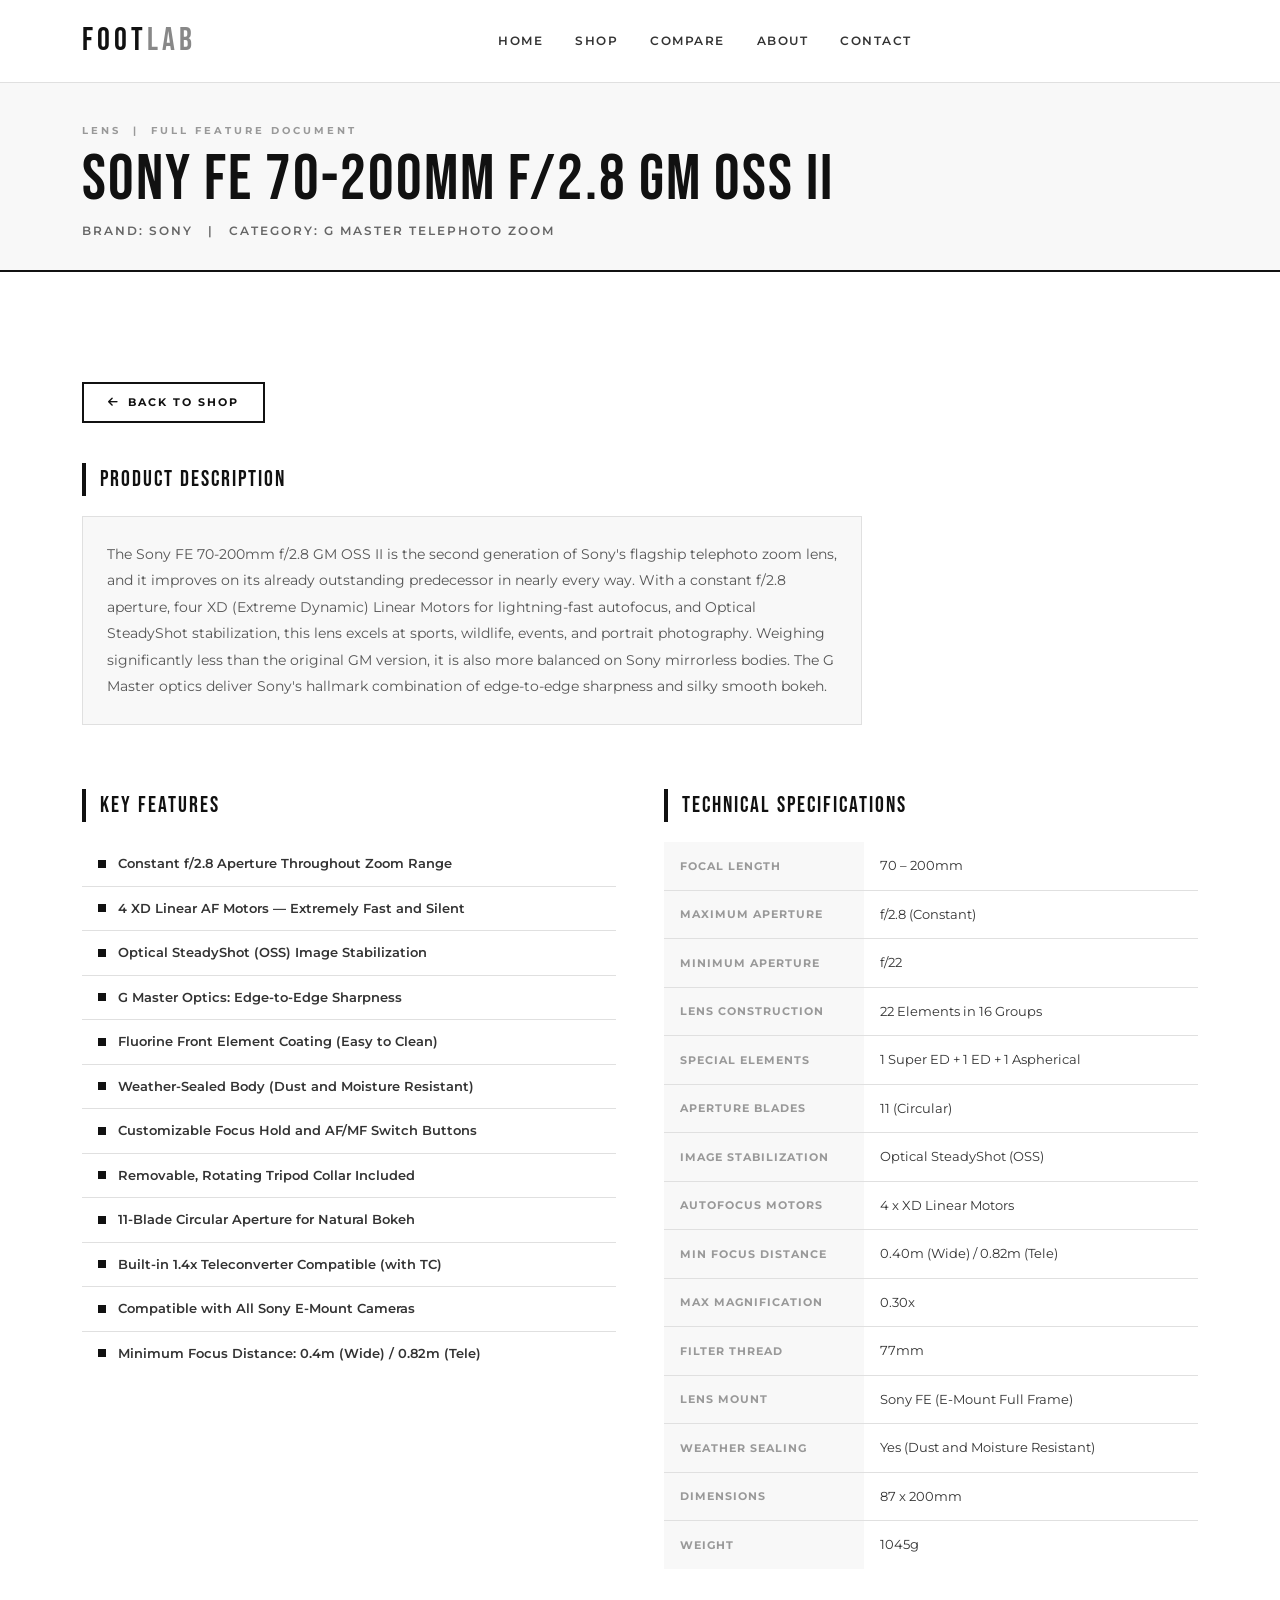
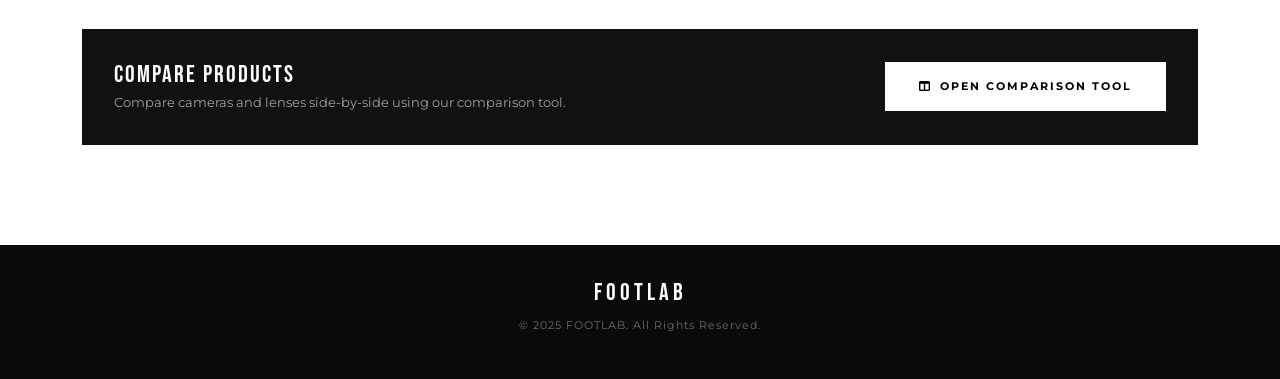
<file: docs/sony-70-200mm.html>
<!DOCTYPE html>
<html lang="en">
<head>
  <meta charset="UTF-8">
  <meta name="viewport" content="width=device-width, initial-scale=1.0">
  <title>Sony FE 70-200mm f/2.8 GM II - Full Features | FOOTLAB</title>
  <link rel="stylesheet" href="https://cdn.jsdelivr.net/npm/bootstrap@5.3.2/dist/css/bootstrap.min.css">
  <link rel="stylesheet" href="https://cdnjs.cloudflare.com/ajax/libs/font-awesome/6.4.0/css/all.min.css">
  <link href="https://fonts.googleapis.com/css2?family=Bebas+Neue&family=Montserrat:wght@300;400;500;600;700&display=swap" rel="stylesheet">
  <style>
    :root { --black:#111; --off-white:#f8f8f8; --border:#e0e0e0; }
    * { margin:0; padding:0; box-sizing:border-box; }
    body { font-family:'Montserrat',sans-serif; background:#fff; color:#333; }
    .navbar { background:rgba(255,255,255,0.96); backdrop-filter:blur(12px); border-bottom:1px solid var(--border); padding:12px 0; }
    .navbar-brand { font-family:'Bebas Neue',sans-serif; font-size:32px; letter-spacing:4px; color:var(--black) !important; }
    .navbar-brand span { color:#888; }
    .nav-link { font-size:12px; font-weight:600; letter-spacing:1.5px; text-transform:uppercase; color:#333 !important; padding:8px 16px !important; }
    .nav-link:hover { color:var(--black) !important; }
    .doc-wrap { padding: 60px 0 100px; }
    .doc-header { background:var(--off-white); border-bottom:2px solid var(--black); padding:40px 0 30px; margin-bottom:50px; }
    .doc-category-tag { font-size:10px; font-weight:700; letter-spacing:3px; text-transform:uppercase; color:#999; margin-bottom:10px; }
    .doc-title { font-family:'Bebas Neue',sans-serif; font-size:clamp(28px,5vw,64px); letter-spacing:2px; color:var(--black); line-height:1; }
    .doc-brand-line { font-size:12px; font-weight:600; letter-spacing:2px; text-transform:uppercase; color:#666; margin-top:10px; }
    .doc-section-title { font-family:'Bebas Neue',sans-serif; font-size:22px; letter-spacing:2px; color:var(--black); text-transform:uppercase; border-left:4px solid var(--black); padding-left:14px; margin-bottom:20px; }
    .doc-description { font-size:14px; line-height:1.9; color:#555; max-width:780px; margin-bottom:40px; padding:24px; background:var(--off-white); border:1px solid var(--border); }
    .feature-list { list-style:none; padding:0; margin:0 0 40px 0; }
    .feature-list li { font-size:13px; font-weight:600; color:#333; padding:12px 16px; border-bottom:1px solid var(--border); display:flex; align-items:center; gap:12px; }
    .feature-list li:last-child { border-bottom:none; }
    .feature-list li::before { content:''; width:8px; height:8px; background:var(--black); flex-shrink:0; }
    .specs-table { width:100%; border-collapse:collapse; margin-bottom:40px; }
    .specs-table tr { border-bottom:1px solid var(--border); }
    .specs-table tr:last-child { border-bottom:none; }
    .specs-table td { padding:14px 16px; font-size:13px; }
    .specs-table td:first-child { font-weight:700; letter-spacing:1px; text-transform:uppercase; font-size:11px; color:#999; width:200px; background:var(--off-white); }
    .btn-back { display:inline-flex; align-items:center; gap:8px; font-size:11px; font-weight:700; letter-spacing:2px; text-transform:uppercase; color:var(--black); text-decoration:none; border:2px solid var(--black); padding:10px 24px; transition:all 0.3s; margin-bottom:40px; }
    .btn-back:hover { background:var(--black); color:white; }
    .compare-cta { background:var(--black); color:white; padding:32px; margin-top:20px; display:flex; align-items:center; justify-content:space-between; flex-wrap:wrap; gap:16px; }
    .compare-cta p { font-size:13px; color:rgba(255,255,255,0.6); margin:4px 0 0; }
    .compare-cta h4 { font-family:'Bebas Neue',sans-serif; font-size:24px; letter-spacing:2px; margin:0; }
    .btn-compare { display:inline-block; font-size:11px; font-weight:700; letter-spacing:2px; text-transform:uppercase; padding:14px 32px; background:white; color:black; text-decoration:none; border:2px solid white; transition:all 0.3s; white-space:nowrap; }
    .btn-compare:hover { background:transparent; color:white; }
    footer { background:#0a0a0a; color:rgba(255,255,255,0.4); padding:30px 0; text-align:center; font-size:11px; letter-spacing:1px; }
    .footer-brand { font-family:'Bebas Neue',sans-serif; font-size:24px; color:white; letter-spacing:4px; margin-bottom:6px; }
  </style>
</head>
<body>

  <nav class="navbar navbar-expand-lg">
    <div class="container">
      <a class="navbar-brand" href="../index.html">FOOT<span>LAB</span></a>
      <div class="collapse navbar-collapse">
        <ul class="navbar-nav mx-auto">
          <li class="nav-item"><a class="nav-link" href="../index.html">Home</a></li>
          <li class="nav-item"><a class="nav-link" href="../pages/shop.html">Shop</a></li>
          <li class="nav-item"><a class="nav-link" href="../pages/compare.html">Compare</a></li>
          <li class="nav-item"><a class="nav-link" href="../pages/about.html">About</a></li>
          <li class="nav-item"><a class="nav-link" href="../pages/contact.html">Contact</a></li>
        </ul>
      </div>
    </div>
  </nav>

  <div class="doc-header">
    <div class="container">
      <div class="doc-category-tag">Lens &nbsp;|&nbsp; Full Feature Document</div>
      <h1 class="doc-title">Sony FE 70-200mm f/2.8 GM OSS II</h1>
      <div class="doc-brand-line">Brand: Sony &nbsp;&nbsp;|&nbsp;&nbsp; Category: G Master Telephoto Zoom</div>
    </div>
  </div>

  <div class="doc-wrap">
    <div class="container">

      <a href="../pages/shop.html" class="btn-back">
        <i class="fas fa-arrow-left"></i> Back to Shop
      </a>

      <div class="row mb-4">
        <div class="col-12">
          <div class="doc-section-title">Product Description</div>
          <div class="doc-description">
            The Sony FE 70-200mm f/2.8 GM OSS II is the second generation of Sony's flagship telephoto zoom lens, and it improves on its already outstanding predecessor in nearly every way. With a constant f/2.8 aperture, four XD (Extreme Dynamic) Linear Motors for lightning-fast autofocus, and Optical SteadyShot stabilization, this lens excels at sports, wildlife, events, and portrait photography. Weighing significantly less than the original GM version, it is also more balanced on Sony mirrorless bodies. The G Master optics deliver Sony's hallmark combination of edge-to-edge sharpness and silky smooth bokeh.
          </div>
        </div>
      </div>

      <div class="row g-5">
        <div class="col-lg-6">
          <div class="doc-section-title">Key Features</div>
          <ul class="feature-list">
            <li>Constant f/2.8 Aperture Throughout Zoom Range</li>
            <li>4 XD Linear AF Motors — Extremely Fast and Silent</li>
            <li>Optical SteadyShot (OSS) Image Stabilization</li>
            <li>G Master Optics: Edge-to-Edge Sharpness</li>
            <li>Fluorine Front Element Coating (Easy to Clean)</li>
            <li>Weather-Sealed Body (Dust and Moisture Resistant)</li>
            <li>Customizable Focus Hold and AF/MF Switch Buttons</li>
            <li>Removable, Rotating Tripod Collar Included</li>
            <li>11-Blade Circular Aperture for Natural Bokeh</li>
            <li>Built-in 1.4x Teleconverter Compatible (with TC)</li>
            <li>Compatible with All Sony E-Mount Cameras</li>
            <li>Minimum Focus Distance: 0.4m (Wide) / 0.82m (Tele)</li>
          </ul>
        </div>

        <div class="col-lg-6">
          <div class="doc-section-title">Technical Specifications</div>
          <table class="specs-table">
            <tr><td>Focal Length</td><td>70 – 200mm</td></tr>
            <tr><td>Maximum Aperture</td><td>f/2.8 (Constant)</td></tr>
            <tr><td>Minimum Aperture</td><td>f/22</td></tr>
            <tr><td>Lens Construction</td><td>22 Elements in 16 Groups</td></tr>
            <tr><td>Special Elements</td><td>1 Super ED + 1 ED + 1 Aspherical</td></tr>
            <tr><td>Aperture Blades</td><td>11 (Circular)</td></tr>
            <tr><td>Image Stabilization</td><td>Optical SteadyShot (OSS)</td></tr>
            <tr><td>Autofocus Motors</td><td>4 x XD Linear Motors</td></tr>
            <tr><td>Min Focus Distance</td><td>0.40m (Wide) / 0.82m (Tele)</td></tr>
            <tr><td>Max Magnification</td><td>0.30x</td></tr>
            <tr><td>Filter Thread</td><td>77mm</td></tr>
            <tr><td>Lens Mount</td><td>Sony FE (E-Mount Full Frame)</td></tr>
            <tr><td>Weather Sealing</td><td>Yes (Dust and Moisture Resistant)</td></tr>
            <tr><td>Dimensions</td><td>87 x 200mm</td></tr>
            <tr><td>Weight</td><td>1045g</td></tr>
          </table>
        </div>
      </div>

      <div class="compare-cta">
        <div>
          <h4>Compare Products</h4>
          <p>Compare cameras and lenses side-by-side using our comparison tool.</p>
        </div>
        <a href="../pages/compare.html" class="btn-compare">
          <i class="fas fa-columns me-2"></i>Open Comparison Tool
        </a>
      </div>

    </div>
  </div>

  <footer>
    <div class="footer-brand">FOOTLAB</div>
    <p>© 2025 FOOTLAB. All Rights Reserved.</p>
  </footer>
  <script src="https://cdn.jsdelivr.net/npm/bootstrap@5.3.2/dist/js/bootstrap.bundle.min.js"></script>
</body>
</html>
</file>
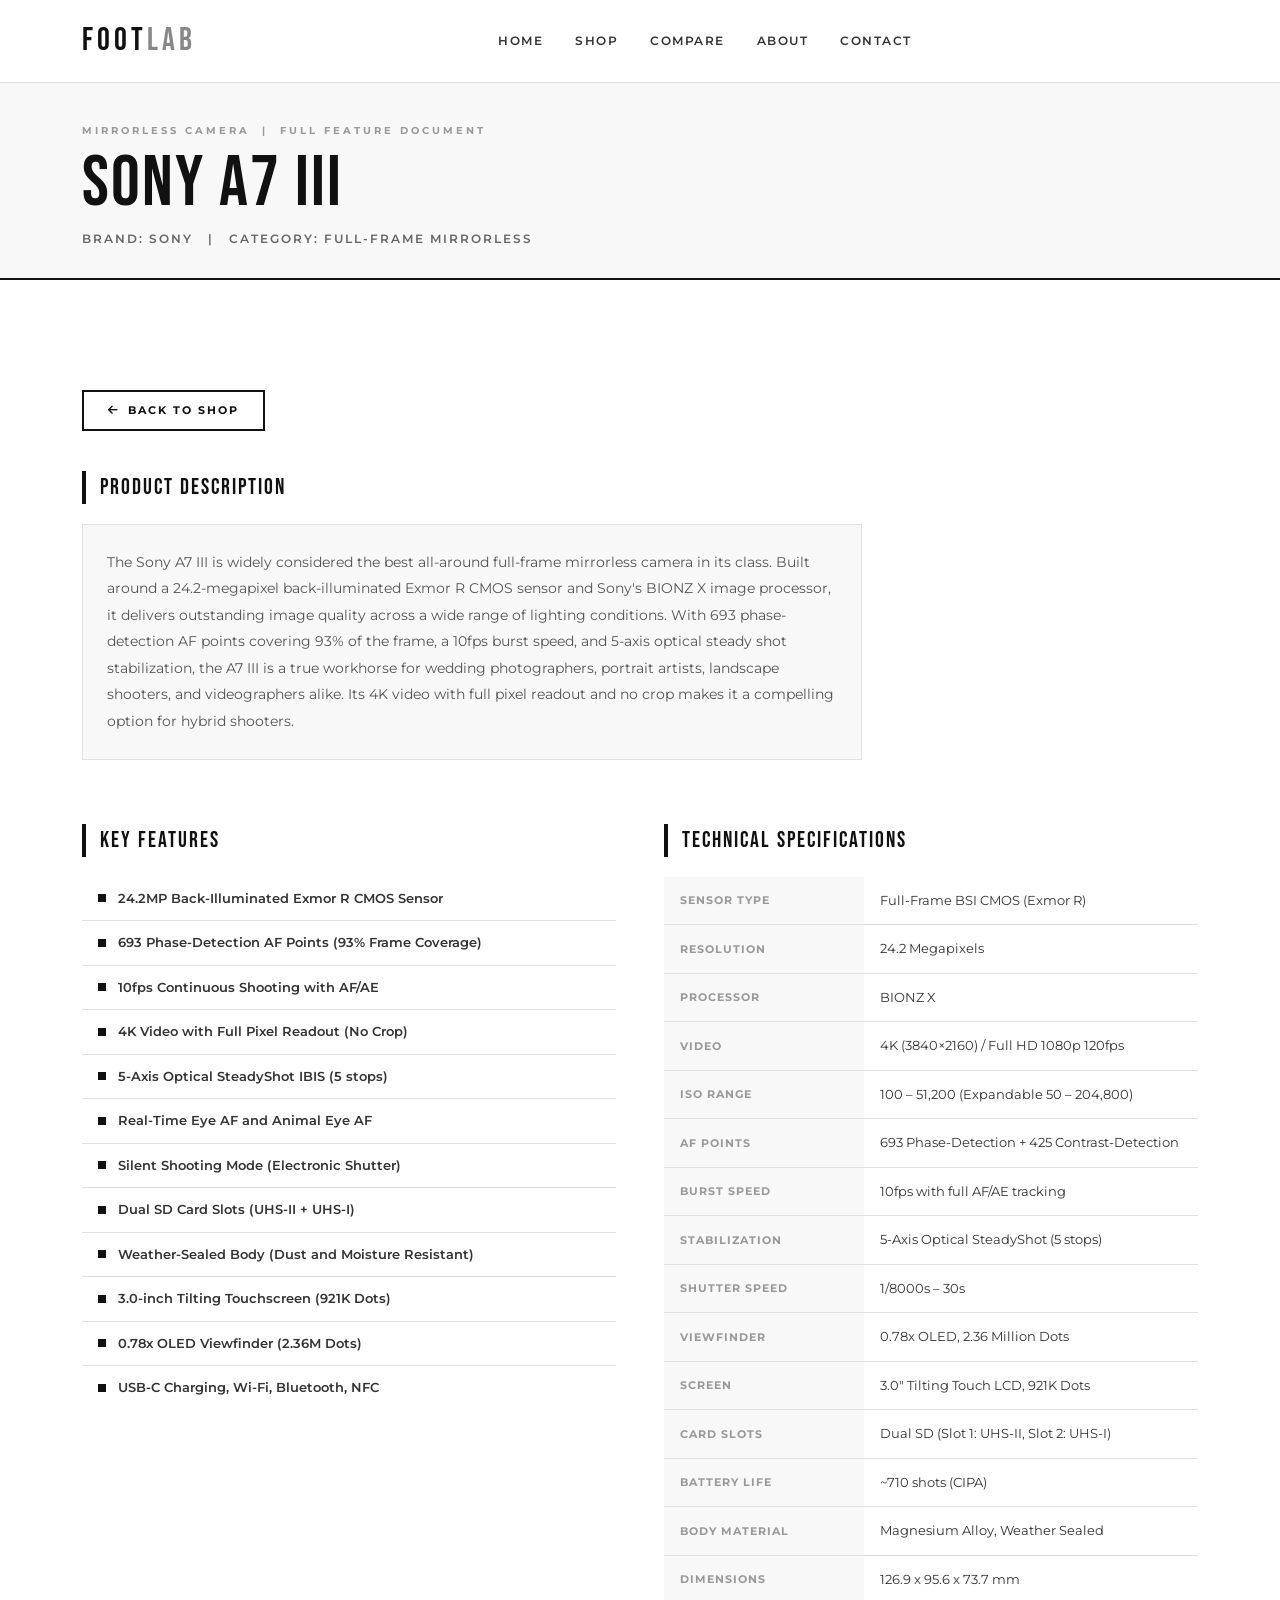
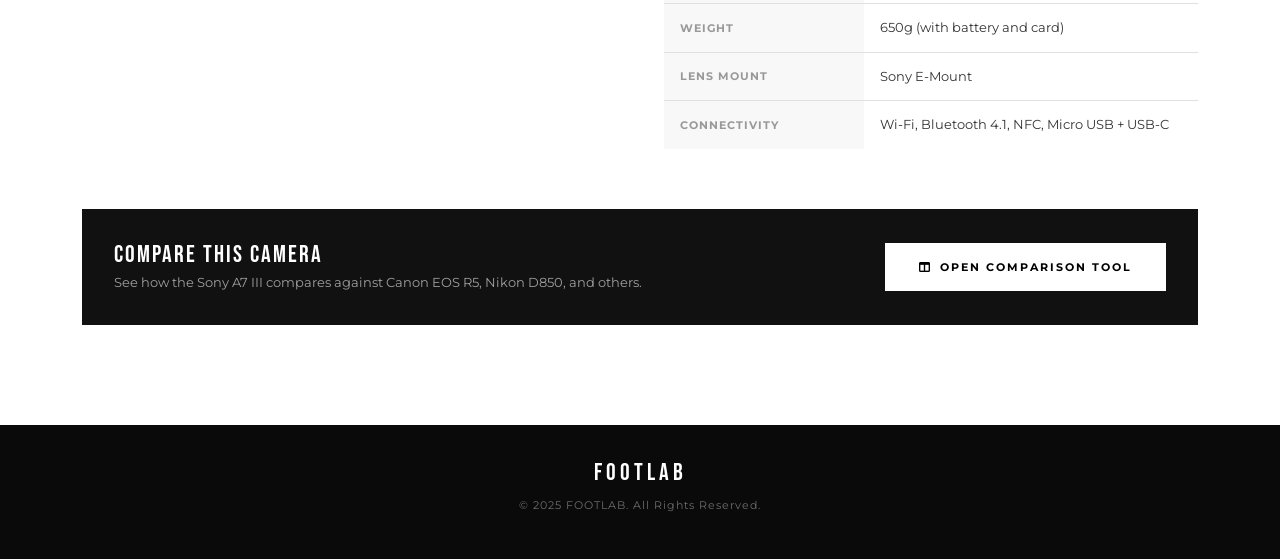
<file: docs/sony-a7-iii.html>
<!DOCTYPE html>
<html lang="en">
<head>
  <meta charset="UTF-8">
  <meta name="viewport" content="width=device-width, initial-scale=1.0">
  <title>Sony A7 III - Full Features | FOOTLAB</title>
  <link rel="stylesheet" href="https://cdn.jsdelivr.net/npm/bootstrap@5.3.2/dist/css/bootstrap.min.css">
  <link rel="stylesheet" href="https://cdnjs.cloudflare.com/ajax/libs/font-awesome/6.4.0/css/all.min.css">
  <link href="https://fonts.googleapis.com/css2?family=Bebas+Neue&family=Montserrat:wght@300;400;500;600;700&display=swap" rel="stylesheet">
  <style>
    :root { --black:#111; --off-white:#f8f8f8; --border:#e0e0e0; }
    * { margin:0; padding:0; box-sizing:border-box; }
    body { font-family:'Montserrat',sans-serif; background:#fff; color:#333; }
    .navbar { background:rgba(255,255,255,0.96); backdrop-filter:blur(12px); border-bottom:1px solid var(--border); padding:12px 0; }
    .navbar-brand { font-family:'Bebas Neue',sans-serif; font-size:32px; letter-spacing:4px; color:var(--black) !important; }
    .navbar-brand span { color:#888; }
    .nav-link { font-size:12px; font-weight:600; letter-spacing:1.5px; text-transform:uppercase; color:#333 !important; padding:8px 16px !important; }
    .nav-link:hover { color:var(--black) !important; }
    .doc-wrap { padding: 60px 0 100px; }
    .doc-header { background:var(--off-white); border-bottom:2px solid var(--black); padding:40px 0 30px; margin-bottom:50px; }
    .doc-category-tag { font-size:10px; font-weight:700; letter-spacing:3px; text-transform:uppercase; color:#999; margin-bottom:10px; }
    .doc-title { font-family:'Bebas Neue',sans-serif; font-size:clamp(36px,6vw,72px); letter-spacing:2px; color:var(--black); line-height:1; }
    .doc-brand-line { font-size:12px; font-weight:600; letter-spacing:2px; text-transform:uppercase; color:#666; margin-top:10px; }
    .doc-section-title { font-family:'Bebas Neue',sans-serif; font-size:22px; letter-spacing:2px; color:var(--black); text-transform:uppercase; border-left:4px solid var(--black); padding-left:14px; margin-bottom:20px; }
    .doc-description { font-size:14px; line-height:1.9; color:#555; max-width:780px; margin-bottom:40px; padding:24px; background:var(--off-white); border:1px solid var(--border); }
    .feature-list { list-style:none; padding:0; margin:0 0 40px 0; }
    .feature-list li { font-size:13px; font-weight:600; color:#333; padding:12px 16px; border-bottom:1px solid var(--border); display:flex; align-items:center; gap:12px; }
    .feature-list li:last-child { border-bottom:none; }
    .feature-list li::before { content:''; width:8px; height:8px; background:var(--black); flex-shrink:0; }
    .specs-table { width:100%; border-collapse:collapse; margin-bottom:40px; }
    .specs-table tr { border-bottom:1px solid var(--border); }
    .specs-table tr:last-child { border-bottom:none; }
    .specs-table td { padding:14px 16px; font-size:13px; }
    .specs-table td:first-child { font-weight:700; letter-spacing:1px; text-transform:uppercase; font-size:11px; color:#999; width:200px; background:var(--off-white); }
    .btn-back { display:inline-flex; align-items:center; gap:8px; font-size:11px; font-weight:700; letter-spacing:2px; text-transform:uppercase; color:var(--black); text-decoration:none; border:2px solid var(--black); padding:10px 24px; transition:all 0.3s; margin-bottom:40px; }
    .btn-back:hover { background:var(--black); color:white; }
    .compare-cta { background:var(--black); color:white; padding:32px; margin-top:20px; display:flex; align-items:center; justify-content:space-between; flex-wrap:wrap; gap:16px; }
    .compare-cta p { font-size:13px; color:rgba(255,255,255,0.6); margin:4px 0 0; }
    .compare-cta h4 { font-family:'Bebas Neue',sans-serif; font-size:24px; letter-spacing:2px; margin:0; }
    .btn-compare { display:inline-block; font-size:11px; font-weight:700; letter-spacing:2px; text-transform:uppercase; padding:14px 32px; background:white; color:black; text-decoration:none; border:2px solid white; transition:all 0.3s; white-space:nowrap; }
    .btn-compare:hover { background:transparent; color:white; }
    footer { background:#0a0a0a; color:rgba(255,255,255,0.4); padding:30px 0; text-align:center; font-size:11px; letter-spacing:1px; }
    .footer-brand { font-family:'Bebas Neue',sans-serif; font-size:24px; color:white; letter-spacing:4px; margin-bottom:6px; }
  </style>
</head>
<body>

  <nav class="navbar navbar-expand-lg">
    <div class="container">
      <a class="navbar-brand" href="../index.html">FOOT<span>LAB</span></a>
      <div class="collapse navbar-collapse">
        <ul class="navbar-nav mx-auto">
          <li class="nav-item"><a class="nav-link" href="../index.html">Home</a></li>
          <li class="nav-item"><a class="nav-link" href="../pages/shop.html">Shop</a></li>
          <li class="nav-item"><a class="nav-link" href="../pages/compare.html">Compare</a></li>
          <li class="nav-item"><a class="nav-link" href="../pages/about.html">About</a></li>
          <li class="nav-item"><a class="nav-link" href="../pages/contact.html">Contact</a></li>
        </ul>
      </div>
    </div>
  </nav>

  <div class="doc-header">
    <div class="container">
      <div class="doc-category-tag">Mirrorless Camera &nbsp;|&nbsp; Full Feature Document</div>
      <h1 class="doc-title">Sony A7 III</h1>
      <div class="doc-brand-line">Brand: Sony &nbsp;&nbsp;|&nbsp;&nbsp; Category: Full-Frame Mirrorless</div>
    </div>
  </div>

  <div class="doc-wrap">
    <div class="container">

      <a href="../pages/shop.html" class="btn-back">
        <i class="fas fa-arrow-left"></i> Back to Shop
      </a>

      <div class="row mb-4">
        <div class="col-12">
          <div class="doc-section-title">Product Description</div>
          <div class="doc-description">
            The Sony A7 III is widely considered the best all-around full-frame mirrorless camera in its class. Built around a 24.2-megapixel back-illuminated Exmor R CMOS sensor and Sony's BIONZ X image processor, it delivers outstanding image quality across a wide range of lighting conditions. With 693 phase-detection AF points covering 93% of the frame, a 10fps burst speed, and 5-axis optical steady shot stabilization, the A7 III is a true workhorse for wedding photographers, portrait artists, landscape shooters, and videographers alike. Its 4K video with full pixel readout and no crop makes it a compelling option for hybrid shooters.
          </div>
        </div>
      </div>

      <div class="row g-5">
        <div class="col-lg-6">
          <div class="doc-section-title">Key Features</div>
          <ul class="feature-list">
            <li>24.2MP Back-Illuminated Exmor R CMOS Sensor</li>
            <li>693 Phase-Detection AF Points (93% Frame Coverage)</li>
            <li>10fps Continuous Shooting with AF/AE</li>
            <li>4K Video with Full Pixel Readout (No Crop)</li>
            <li>5-Axis Optical SteadyShot IBIS (5 stops)</li>
            <li>Real-Time Eye AF and Animal Eye AF</li>
            <li>Silent Shooting Mode (Electronic Shutter)</li>
            <li>Dual SD Card Slots (UHS-II + UHS-I)</li>
            <li>Weather-Sealed Body (Dust and Moisture Resistant)</li>
            <li>3.0-inch Tilting Touchscreen (921K Dots)</li>
            <li>0.78x OLED Viewfinder (2.36M Dots)</li>
            <li>USB-C Charging, Wi-Fi, Bluetooth, NFC</li>
          </ul>
        </div>

        <div class="col-lg-6">
          <div class="doc-section-title">Technical Specifications</div>
          <table class="specs-table">
            <tr><td>Sensor Type</td><td>Full-Frame BSI CMOS (Exmor R)</td></tr>
            <tr><td>Resolution</td><td>24.2 Megapixels</td></tr>
            <tr><td>Processor</td><td>BIONZ X</td></tr>
            <tr><td>Video</td><td>4K (3840×2160) / Full HD 1080p 120fps</td></tr>
            <tr><td>ISO Range</td><td>100 – 51,200 (Expandable 50 – 204,800)</td></tr>
            <tr><td>AF Points</td><td>693 Phase-Detection + 425 Contrast-Detection</td></tr>
            <tr><td>Burst Speed</td><td>10fps with full AF/AE tracking</td></tr>
            <tr><td>Stabilization</td><td>5-Axis Optical SteadyShot (5 stops)</td></tr>
            <tr><td>Shutter Speed</td><td>1/8000s – 30s</td></tr>
            <tr><td>Viewfinder</td><td>0.78x OLED, 2.36 Million Dots</td></tr>
            <tr><td>Screen</td><td>3.0" Tilting Touch LCD, 921K Dots</td></tr>
            <tr><td>Card Slots</td><td>Dual SD (Slot 1: UHS-II, Slot 2: UHS-I)</td></tr>
            <tr><td>Battery Life</td><td>~710 shots (CIPA)</td></tr>
            <tr><td>Body Material</td><td>Magnesium Alloy, Weather Sealed</td></tr>
            <tr><td>Dimensions</td><td>126.9 x 95.6 x 73.7 mm</td></tr>
            <tr><td>Weight</td><td>650g (with battery and card)</td></tr>
            <tr><td>Lens Mount</td><td>Sony E-Mount</td></tr>
            <tr><td>Connectivity</td><td>Wi-Fi, Bluetooth 4.1, NFC, Micro USB + USB-C</td></tr>
          </table>
        </div>
      </div>

      <div class="compare-cta">
        <div>
          <h4>Compare This Camera</h4>
          <p>See how the Sony A7 III compares against Canon EOS R5, Nikon D850, and others.</p>
        </div>
        <a href="../pages/compare.html" class="btn-compare">
          <i class="fas fa-columns me-2"></i>Open Comparison Tool
        </a>
      </div>

    </div>
  </div>

  <footer>
    <div class="footer-brand">FOOTLAB</div>
    <p>© 2025 FOOTLAB. All Rights Reserved.</p>
  </footer>
  <script src="https://cdn.jsdelivr.net/npm/bootstrap@5.3.2/dist/js/bootstrap.bundle.min.js"></script>
</body>
</html>
</file>
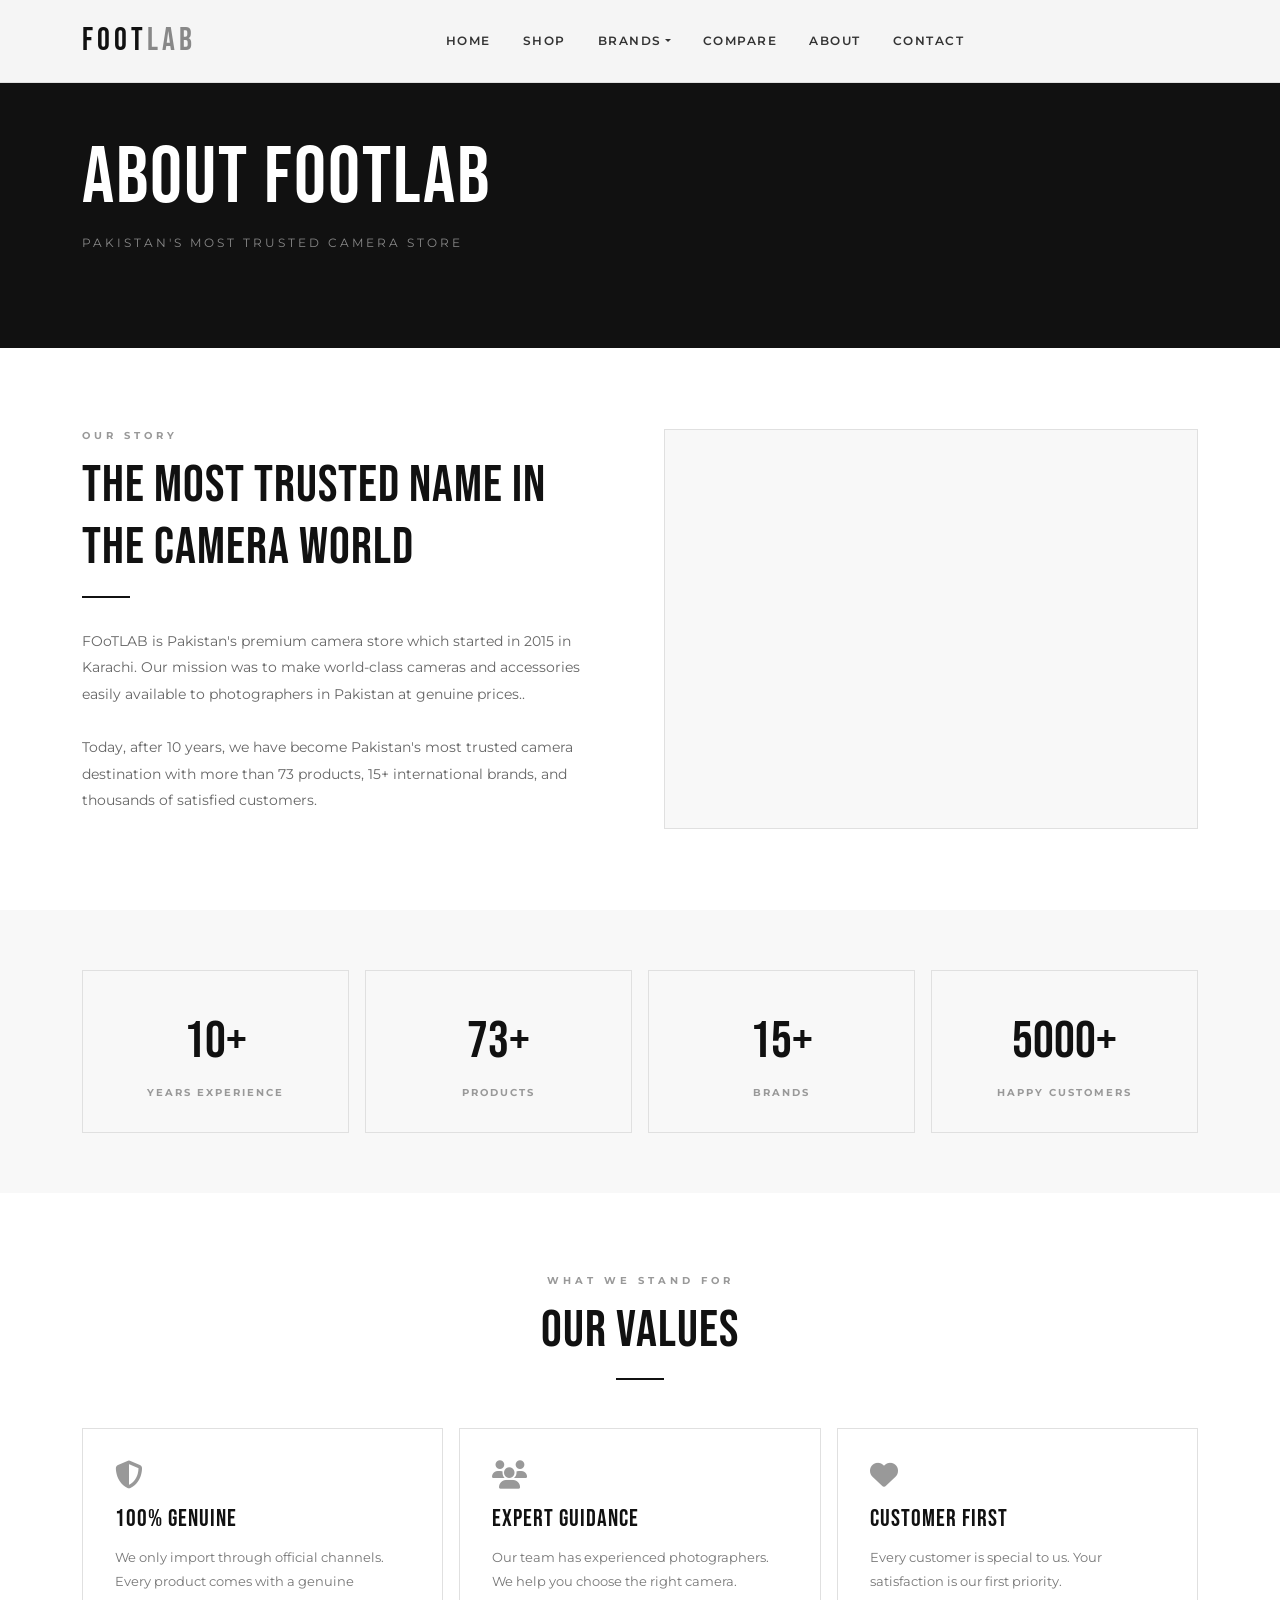
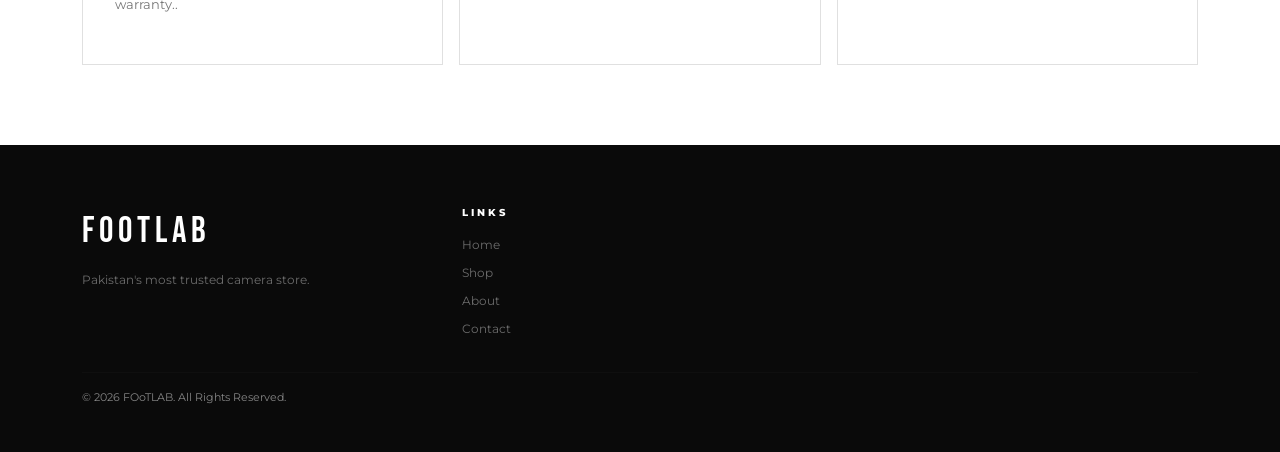
<file: pages/about.html>
<!DOCTYPE html>
<html lang="en">

<head>
  <meta charset="UTF-8">
  <meta name="viewport" content="width=device-width, initial-scale=1.0">
  <title>About Us - FOoTLAB</title>
  <link rel="stylesheet" href="https://cdn.jsdelivr.net/npm/bootstrap@5.3.2/dist/css/bootstrap.min.css">
  <link rel="stylesheet" href="https://cdnjs.cloudflare.com/ajax/libs/font-awesome/6.4.0/css/all.min.css">
  <link
    href="https://fonts.googleapis.com/css2?family=Bebas+Neue&family=Montserrat:wght@300;400;500;600;700&display=swap"
    rel="stylesheet">
  <link rel="stylesheet" href="css/about.css">
</head>

<body>
  <nav class="navbar navbar-expand-lg" id="mainNav">
    <div class="container">
      <a class="navbar-brand" href="../index.html">FOoT<span>LAB</span></a>
      <button class="navbar-toggler border-0" type="button" data-bs-toggle="collapse" data-bs-target="#navMenu"><span
          class="navbar-toggler-icon"></span></button>
      <div class="collapse navbar-collapse" id="navMenu">
        <ul class="navbar-nav mx-auto">
          <li class="nav-item"><a class="nav-link" href="../index.html">Home</a></li>
          <li class="nav-item"><a class="nav-link" href="shop.html">Shop</a></li>
          <!-- BRANDS DROPDOWN (SCROLLABLE) -->
          <li class="nav-item dropdown">
            <a class="nav-link dropdown-toggle" href="#" data-bs-toggle="dropdown">Brands</a>
            <ul class="dropdown-menu" id="brandDropdown" style="max-height: 250px; overflow-y: auto;">
              <li><a class="dropdown-item" href="pages/shop.html?brand=all">All Brands</a></li>
              <li>
                <hr class="dropdown-divider">
              </li>
          </li>
        </ul>
        </li>
        <li class="nav-item"><a class="nav-link" href="compare.html">Compare</a></li>
        <li class="nav-item"><a class="nav-link active" href="about.html">About</a></li>
        <li class="nav-item"><a class="nav-link" href="contact.html">Contact</a></li>
        </ul>
      </div>
    </div>
  </nav>

  <div class="page-hero">
    <div class="container">
      <h1 class="page-hero-title">About FOoTLAB</h1>
      <p class="page-hero-sub">Pakistan's Most Trusted Camera Store</p>
    </div>
  </div>

  <!-- Our Story -->
  <section>
    <div class="container">
      <div class="row align-items-center g-5">
        <div class="col-lg-6">
          <p class="sec-label">Our Story</p>
          <h2 class="sec-title">The most trusted name in the camera world</h2>
          <div class="sec-line"></div>
          <p class="body-text">FOoTLAB is Pakistan's premium camera store which started in 2015 in Karachi. Our mission
            was to make world-class cameras
            and accessories easily available to photographers in Pakistan at genuine prices..<br><br>Today, after 10
            years, we have become Pakistan's most trusted camera destination with more than 73 products, 15+
            international brands, and thousands of satisfied customers.</p>
        </div>
        <div class="col-lg-6">
          <div style="background:var(--off-white);border:1px solid var(--border);aspect-ratio:4/3;overflow:hidden;">
            <iframe
              src="https://www.google.com/maps/embed?pb=!1m18!1m12!1m3!1d3620.0!2d67.0099!3d24.8607!2m3!1f0!2f0!3f0!3m2!1i1024!2i768!4f13.1!3m3!1m2!1s0x3eb33e9bf9252ae5%3A0x2a050e1157db1c54!2sSaddar%2C+Karachi%2C+Karachi+City%2C+Sindh%2C+Pakistan!5e0!3m2!1sen!2s!4v1"
              style="width:100%;height:100%;object-fit:cover;" alt="Our Store">
            </iframe>
          </div>
        </div>
      </div>
    </div>
  </section>

  <!-- Stats -->
  <section style="background:var(--off-white);padding:60px 0;">
    <div class="container">
      <div class="row g-3">
        <div class="col-6 col-md-3">
          <div class="stat-box">
            <div class="stat-num">10+</div>
            <div class="stat-lbl">Years Experience</div>
          </div>
        </div>
        <div class="col-6 col-md-3">
          <div class="stat-box">
            <div class="stat-num">73+</div>
            <div class="stat-lbl">Products</div>
          </div>
        </div>
        <div class="col-6 col-md-3">
          <div class="stat-box">
            <div class="stat-num">15+</div>
            <div class="stat-lbl">Brands</div>
          </div>
        </div>
        <div class="col-6 col-md-3">
          <div class="stat-box">
            <div class="stat-num">5000+</div>
            <div class="stat-lbl">Happy Customers</div>
          </div>
        </div>
      </div>
    </div>
  </section>

  <!-- Mission -->
  <section>
    <div class="container">
      <div class="text-center mb-5">
        <p class="sec-label">What We Stand For</p>
        <h2 class="sec-title">Our Values</h2>
        <div class="sec-line mx-auto"></div>
      </div>
      <div class="row g-3">
        <div class="col-md-4">
          <div style="padding:32px;border:1px solid var(--border);height:100%;">
            <i class="fas fa-shield-alt" style="font-size:28px;margin-bottom:16px;color:#999;"></i>
            <h3
              style="font-family:'Bebas Neue',sans-serif;font-size:24px;letter-spacing:1px;color:var(--black);margin-bottom:12px;">
              100% Genuine</h3>
            <p style="font-size:13px;color:#777;line-height:1.8;">We only import through official channels. Every
              product comes with a genuine warranty..</p>
          </div>
        </div>
        <div class="col-md-4">
          <div style="padding:32px;border:1px solid var(--border);height:100%;">
            <i class="fas fa-users" style="font-size:28px;margin-bottom:16px;color:#999;"></i>
            <h3
              style="font-family:'Bebas Neue',sans-serif;font-size:24px;letter-spacing:1px;color:var(--black);margin-bottom:12px;">
              Expert Guidance</h3>
            <p style="font-size:13px;color:#777;line-height:1.8;">Our team has experienced photographers. We help you
              choose the right camera.</p>
          </div>
        </div>
        <div class="col-md-4">
          <div style="padding:32px;border:1px solid var(--border);height:100%;">
            <i class="fas fa-heart" style="font-size:28px;margin-bottom:16px;color:#999;"></i>
            <h3
              style="font-family:'Bebas Neue',sans-serif;font-size:24px;letter-spacing:1px;color:var(--black);margin-bottom:12px;">
              Customer First</h3>
            <p style="font-size:13px;color:#777;line-height:1.8;">Every customer is special to us. Your satisfaction is
              our first priority.</p>
          </div>
        </div>
      </div>
    </div>
  </section>

  <footer>
    <div class="container">
      <div class="row g-4 mb-4">
        <div class="col-lg-4">
          <div class="footer-brand">FOoTLAB</div>
          <p style="font-size:12px;color:rgba(255,255,255,0.4);">Pakistan's most trusted camera store.</p>
        </div>
        <div class="col-6 col-lg-2">
          <div
            style="font-size:10px;font-weight:800;letter-spacing:3px;text-transform:uppercase;color:white;margin-bottom:16px;">
            Links</div>
          <a href="../index.html" class="footer-link">Home</a>
          <a href="shop.html" class="footer-link">Shop</a>
          <a href="about.html" class="footer-link">About</a>
          <a href="contact.html" class="footer-link">Contact</a>
        </div>
      </div>
      <hr style="border-color:rgba(255,255,255,0.08);">
      <p style="font-size:11px;">© 2026 FOoTLAB. All Rights Reserved.</p>
    </div>
  </footer>

  <script src="https://code.jquery.com/jquery-3.7.1.min.js"></script>
  <script src="https://cdn.jsdelivr.net/npm/bootstrap@5.3.2/dist/js/bootstrap.bundle.min.js"></script>
  <script src="../assets/js/products.js"></script>
  <script src="javascript/about.js">
  </script>
</body>

</html>
</file>
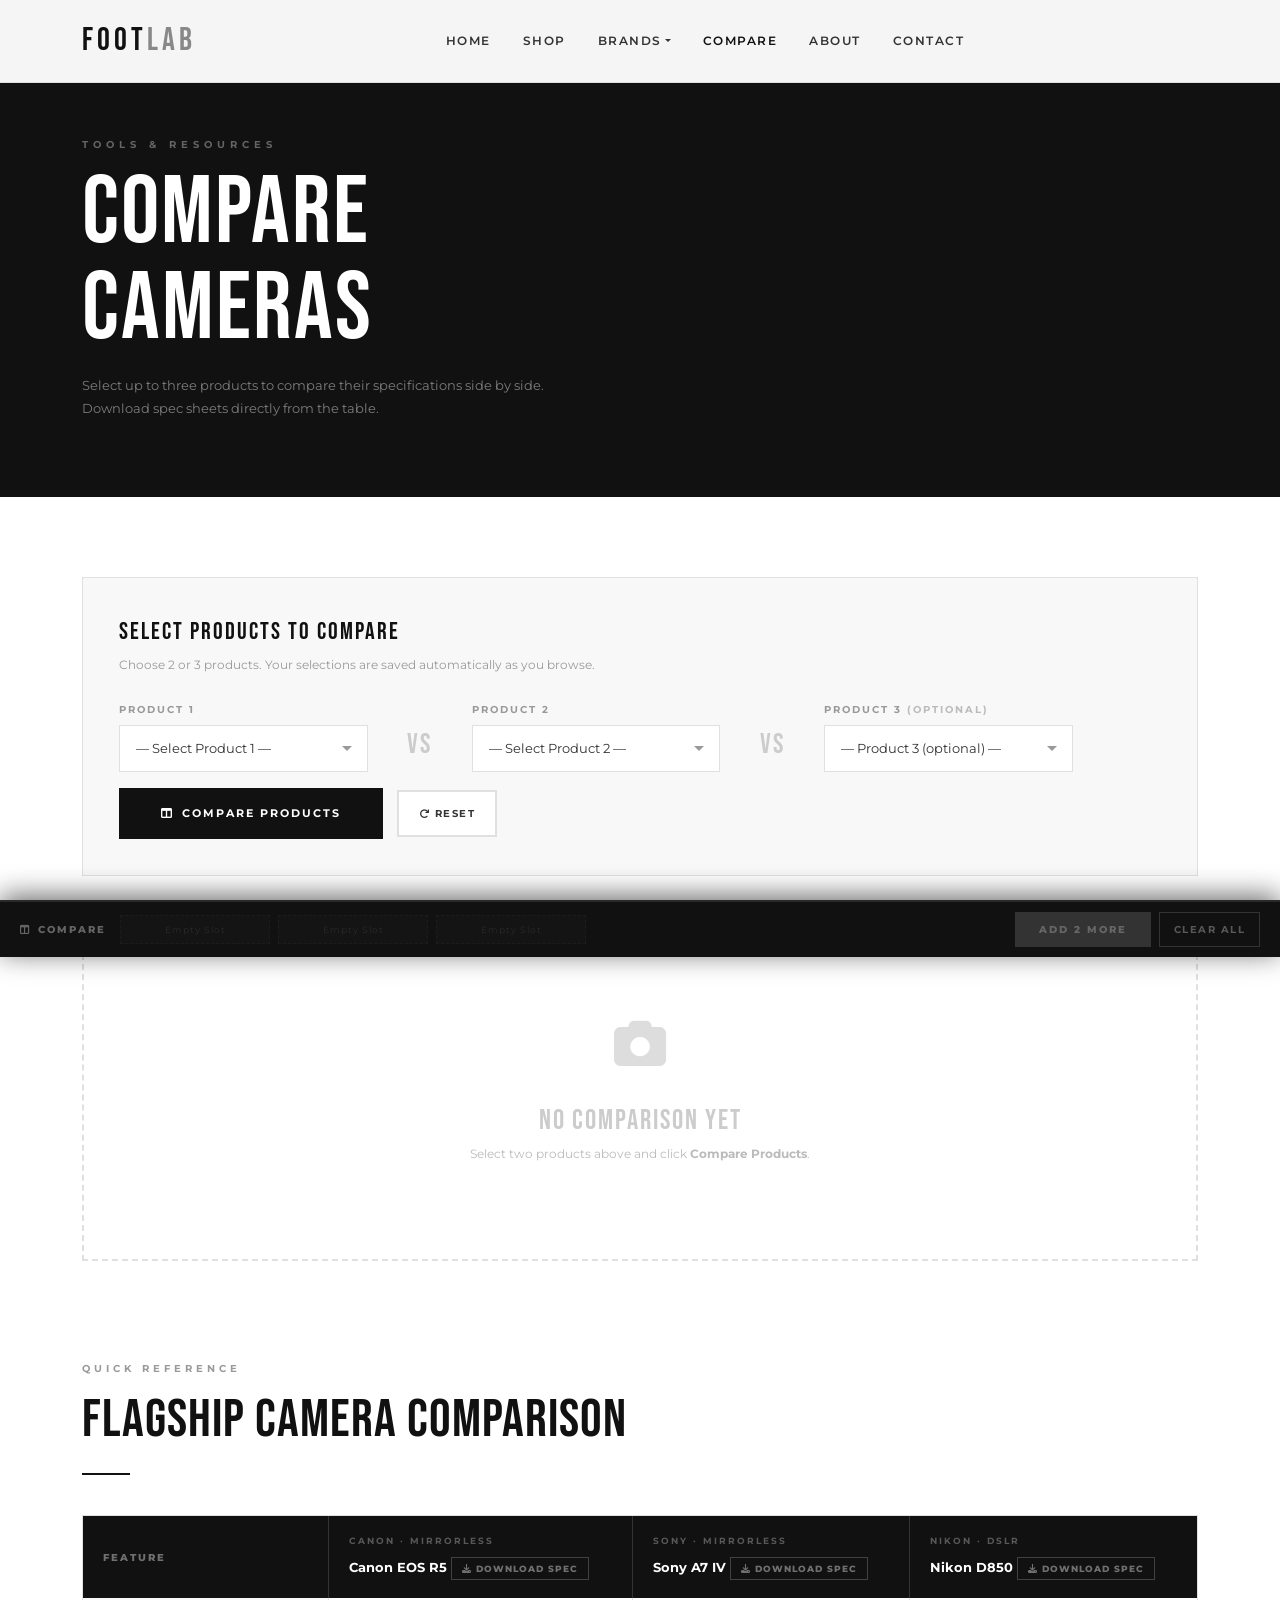
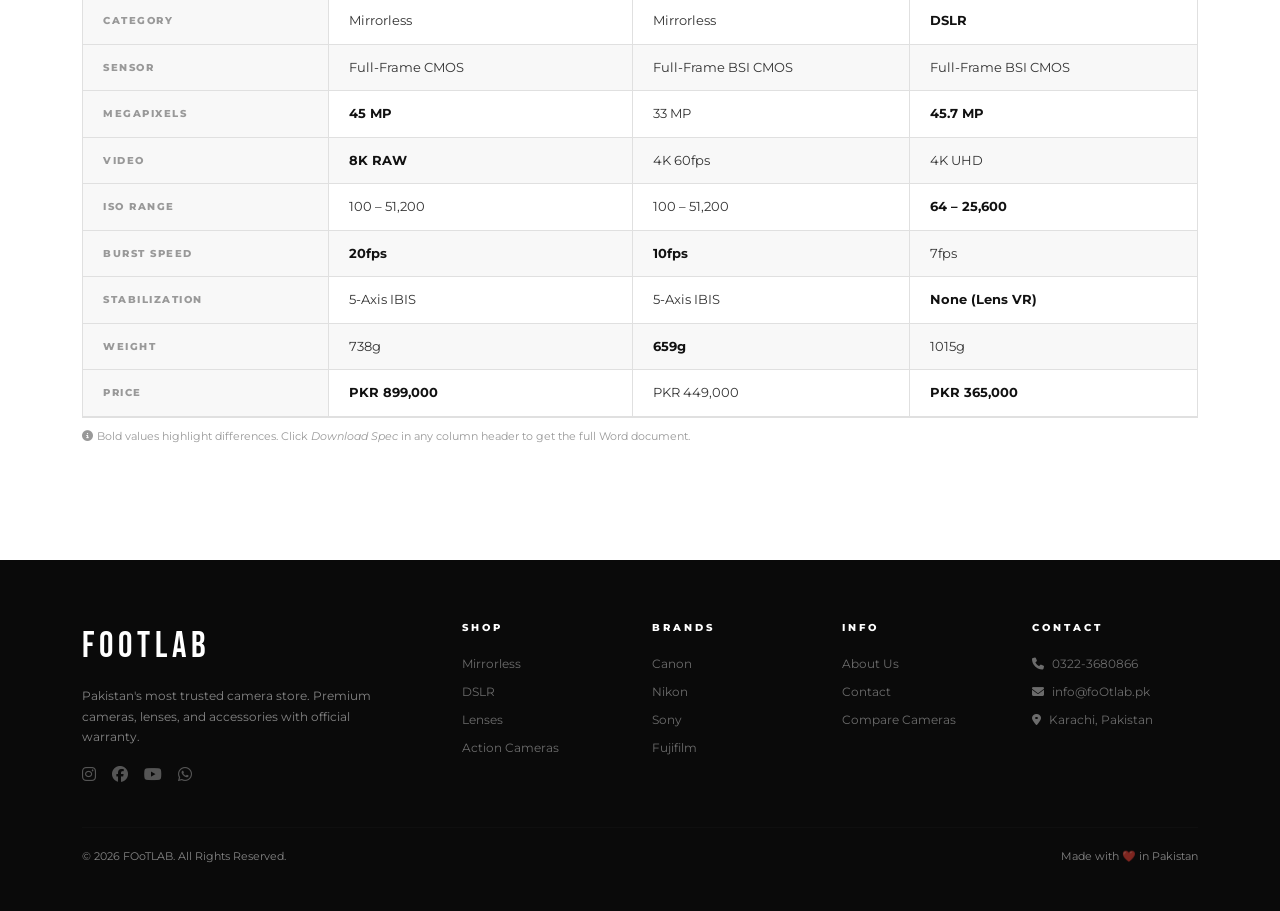
<file: pages/compare.html>
<!DOCTYPE html>
<html lang="en">

<head>
  <meta charset="UTF-8">
  <meta name="viewport" content="width=device-width, initial-scale=1.0">
  <title>Compare Products - FOoTLAB</title>
  <link rel="stylesheet" href="https://cdn.jsdelivr.net/npm/bootstrap@5.3.2/dist/css/bootstrap.min.css">
  <link rel="stylesheet" href="https://cdnjs.cloudflare.com/ajax/libs/font-awesome/6.4.0/css/all.min.css">
  <link
    href="https://fonts.googleapis.com/css2?family=Bebas+Neue&family=Montserrat:wght@300;400;500;600;700&display=swap"
    rel="stylesheet">
  <link rel="stylesheet" href="css/compare.css">
</head>

<body>

  <!-- ── NAVBAR ── -->
  <nav class="navbar navbar-expand-lg" id="mainNav">
    <div class="container">
      <a class="navbar-brand" href="../index.html">FOOT<span>LAB</span></a>
      <button class="navbar-toggler border-0" type="button" data-bs-toggle="collapse" data-bs-target="#navMenu">
        <span class="navbar-toggler-icon"></span>
      </button>
      <div class="collapse navbar-collapse" id="navMenu">
        <ul class="navbar-nav mx-auto">
          <li class="nav-item"><a class="nav-link" href="../index.html">Home</a></li>
          <li class="nav-item"><a class="nav-link" href="shop.html">Shop</a></li>
            <!-- BRANDS DROPDOWN (SCROLLABLE) -->
            <li class="nav-item dropdown">
              <a class="nav-link dropdown-toggle" href="#" data-bs-toggle="dropdown">Brands</a>
              <ul class="dropdown-menu" id="brandDropdown" style="max-height: 250px; overflow-y: auto;">
                <li><a class="dropdown-item" href="pages/shop.html?brand=all">All Brands</a></li>
                <li>
                  <hr class="dropdown-divider">
                </li>
            </ul>
          </li>
          <li class="nav-item"><a class="nav-link active" href="compare.html">Compare</a></li>
          <li class="nav-item"><a class="nav-link" href="about.html">About</a></li>
          <li class="nav-item"><a class="nav-link" href="contact.html">Contact</a></li>
        </ul>
        <!-- <div class="d-flex align-items-center gap-3">
          <a href="shop.html"
            style="text-decoration:none;font-size:11px;font-weight:700;letter-spacing:1.5px;text-transform:uppercase;color:#111;padding:10px 24px;border:2px solid #111;transition:all 0.3s;"
            onmouseover="this.style.background='#111';this.style.color='#fff'"
            onmouseout="this.style.background='transparent';this.style.color='#111'">
            <i class="fas fa-shopping-bag me-2"></i>Shop Now
          </a>
        </div> -->
      </div>
    </div>
  </nav>

  <!-- ── PAGE BANNER ── -->
  <div class="page-banner">
    <div class="container">
      <p class="eyebrow">Tools &amp; Resources</p>
      <h1>Compare<br>Cameras</h1>
      <p>Select up to three products to compare their specifications side by side. Download spec sheets directly from
        the table.</p>
    </div>
  </div>

  <!-- ── INTERACTIVE COMPARE TOOL ── -->
  <section class="cmp-section">
    <div class="container">

      <!-- Controls -->
      <div class="cmp-controls">
        <div class="ctrl-heading">Select Products to Compare</div>
        <p class="ctrl-sub">Choose 2 or 3 products. Your selections are saved automatically as you browse.</p>

        <div class="row g-3 align-items-end">

          <!-- Product 1 -->
          <div class="col-md-3">
            <label class="ctrl-label" for="compareSelect1">Product 1</label>
            <select class="cmp-select" id="compareSelect1">
              <option value="">— Select Product 1 —</option>
            </select>
          </div>

          <div class="col-md-1 d-none d-md-flex justify-content-center align-items-end pb-1">
            <span class="vs-divider">VS</span>
          </div>

          <!-- Product 2 -->
          <div class="col-md-3">
            <label class="ctrl-label" for="compareSelect2">Product 2</label>
            <select class="cmp-select" id="compareSelect2">
              <option value="">— Select Product 2 —</option>
            </select>
          </div>

          <div class="col-md-1 d-none d-md-flex justify-content-center align-items-end pb-1">
            <span class="vs-divider">VS</span>
          </div>

          <!-- Product 3 (optional) -->
          <div class="col-md-3">
            <label class="ctrl-label" for="compareSelect3">Product 3 <span style="color:#bbb;">(optional)</span></label>
            <select class="cmp-select" id="compareSelect3">
              <option value="">— Select Product 3 (optional) —</option>
            </select>
          </div>

          <!-- Buttons -->
          <div class="col-12 mt-3">
            <button class="btn-cmp-go" id="compareBtn">
              <i class="fas fa-columns me-2"></i>Compare Products
            </button>
            <button class="btn-cmp-rst" id="resetBtn">
              <i class="fas fa-redo me-1"></i>Reset
            </button>
          </div>

        </div>
      </div>

      <!-- Dynamic result area -->
      <div id="compareResult">
        <div class="cmp-empty" id="compareEmpty">
          <div class="cmp-empty-icon"><i class="fas fa-camera"></i></div>
          <h3>No Comparison Yet</h3>
          <p>Select two products above and click <strong>Compare Products</strong>.</p>
        </div>
      </div>

    </div>
  </section>

  <!-- ── STATIC QUICK-REFERENCE TABLE ── -->
  <!-- Always visible. Compares the 3 most popular flagship cameras. -->
  <section class="ref-section">
    <div class="container">

      <p class="section-label">Quick Reference</p>
      <h2 class="section-title">Flagship Camera Comparison</h2>
      <div class="section-line"></div>

      <div class="ref-table-wrap">
        <table class="ref-table">
          <thead>
            <tr>
              <th>Feature</th>
              <th>
                <span class="th-brand">Canon · Mirrorless</span>
                Canon EOS R5
                <a href="../docs/canon-eos-r5-spec.docx" download class="th-dl"><i
                    class="fas fa-download me-1"></i>Download Spec</a>
              </th>
              <th>
                <span class="th-brand">Sony · Mirrorless</span>
                Sony A7 IV
                <a href="../docs/sony-a7-iv-spec.docx" download class="th-dl"><i
                    class="fas fa-download me-1"></i>Download Spec</a>
              </th>
              <th>
                <span class="th-brand">Nikon · DSLR</span>
                Nikon D850
                <a href="../docs/nikon-d850-spec.docx" download class="th-dl"><i
                    class="fas fa-download me-1"></i>Download Spec</a>
              </th>
            </tr>
          </thead>
          <tbody>
            <tr>
              <td>Category</td>
              <td>Mirrorless</td>
              <td>Mirrorless</td>
              <td class="ref-diff">DSLR</td>
            </tr>
            <tr>
              <td>Sensor</td>
              <td>Full-Frame CMOS</td>
              <td>Full-Frame BSI CMOS</td>
              <td>Full-Frame BSI CMOS</td>
            </tr>
            <tr>
              <td>Megapixels</td>
              <td class="ref-diff">45 MP</td>
              <td>33 MP</td>
              <td class="ref-diff">45.7 MP</td>
            </tr>
            <tr>
              <td>Video</td>
              <td class="ref-diff">8K RAW</td>
              <td>4K 60fps</td>
              <td>4K UHD</td>
            </tr>
            <tr>
              <td>ISO Range</td>
              <td>100 – 51,200</td>
              <td>100 – 51,200</td>
              <td class="ref-diff">64 – 25,600</td>
            </tr>
            <tr>
              <td>Burst Speed</td>
              <td class="ref-diff">20fps</td>
              <td class="ref-diff">10fps</td>
              <td>7fps</td>
            </tr>
            <tr>
              <td>Stabilization</td>
              <td>5-Axis IBIS</td>
              <td>5-Axis IBIS</td>
              <td class="ref-diff">None (Lens VR)</td>
            </tr>
            <tr>
              <td>Weight</td>
              <td>738g</td>
              <td class="ref-diff">659g</td>
              <td>1015g</td>
            </tr>
            <tr>
              <td>Price</td>
              <td class="ref-diff">PKR 899,000</td>
              <td>PKR 449,000</td>
              <td class="ref-diff">PKR 365,000</td>
            </tr>
          </tbody>
        </table>
      </div>
      <p style="font-size:11px;color:#999;margin-top:10px;">
        <i class="fas fa-info-circle me-1"></i>Bold values highlight differences. Click <em>Download Spec</em> in any
        column header to get the full Word document.
      </p>

    </div>
  </section>

  <!-- ── FOOTER ── -->
  <footer>
    <div class="container">
      <div class="row g-4">
        <div class="col-lg-4">
          <div class="footer-brand">FOOTLAB</div>
          <p class="footer-desc">Pakistan's most trusted camera store. Premium cameras, lenses, and accessories with
            official warranty.</p>
          <div class="d-flex gap-3 mt-3">
            <a href="#" style="color:#555;font-size:16px;"><i class="fab fa-instagram"></i></a>
            <a href="#" style="color:#555;font-size:16px;"><i class="fab fa-facebook"></i></a>
            <a href="#" style="color:#555;font-size:16px;"><i class="fab fa-youtube"></i></a>
            <a href="#" style="color:#555;font-size:16px;"><i class="fab fa-whatsapp"></i></a>
          </div>
        </div>
        <div class="col-6 col-lg-2">
          <div class="footer-title">Shop</div>
          <a href="shop.html?cat=Mirrorless" class="footer-link">Mirrorless</a>
          <a href="shop.html?cat=DSLR" class="footer-link">DSLR</a>
          <a href="shop.html?cat=Lens" class="footer-link">Lenses</a>
          <a href="shop.html?cat=Action" class="footer-link">Action Cameras</a>
        </div>
        <div class="col-6 col-lg-2">
          <div class="footer-title">Brands</div>
          <a href="shop.html?brand=Canon" class="footer-link">Canon</a>
          <a href="shop.html?brand=Nikon" class="footer-link">Nikon</a>
          <a href="shop.html?brand=Sony" class="footer-link">Sony</a>
          <a href="shop.html?brand=Fujifilm" class="footer-link">Fujifilm</a>
        </div>
        <div class="col-6 col-lg-2">
          <div class="footer-title">Info</div>
          <a href="about.html" class="footer-link">About Us</a>
          <a href="contact.html" class="footer-link">Contact</a>
          <a href="compare.html" class="footer-link">Compare Cameras</a>
        </div>
        <div class="col-6 col-lg-2">
          <div class="footer-title">Contact</div>
          <a href="#" class="footer-link"><i class="fas fa-phone me-2"></i>0322-3680866</a>
          <a href="#" class="footer-link"><i class="fas fa-envelope me-2"></i>info@foOtlab.pk</a>
          <a href="#" class="footer-link"><i class="fas fa-map-marker-alt me-2"></i>Karachi, Pakistan</a>
        </div>
      </div>
      <hr class="footer-divider">
      <div class="d-flex justify-content-between flex-wrap gap-2">
        <p class="footer-copy">© 2026 FOoTLAB. All Rights Reserved.</p>
        <p class="footer-copy">Made with ❤️ in Pakistan</p>
      </div>
    </div>
  </footer>

  <!-- ── SCRIPTS ── -->
  <script src="https://code.jquery.com/jquery-3.7.1.min.js"></script>
  <script src="https://cdn.jsdelivr.net/npm/bootstrap@5.3.2/dist/js/bootstrap.bundle.min.js"></script>
  <!-- products.js must load before compare.js -->
  <script src="../assets/js/products.js"></script>
  <script src="../assets/js/compare.js"></script>
  <script src="javascript/compare.js">
  </script>
</body>

</html>
</file>
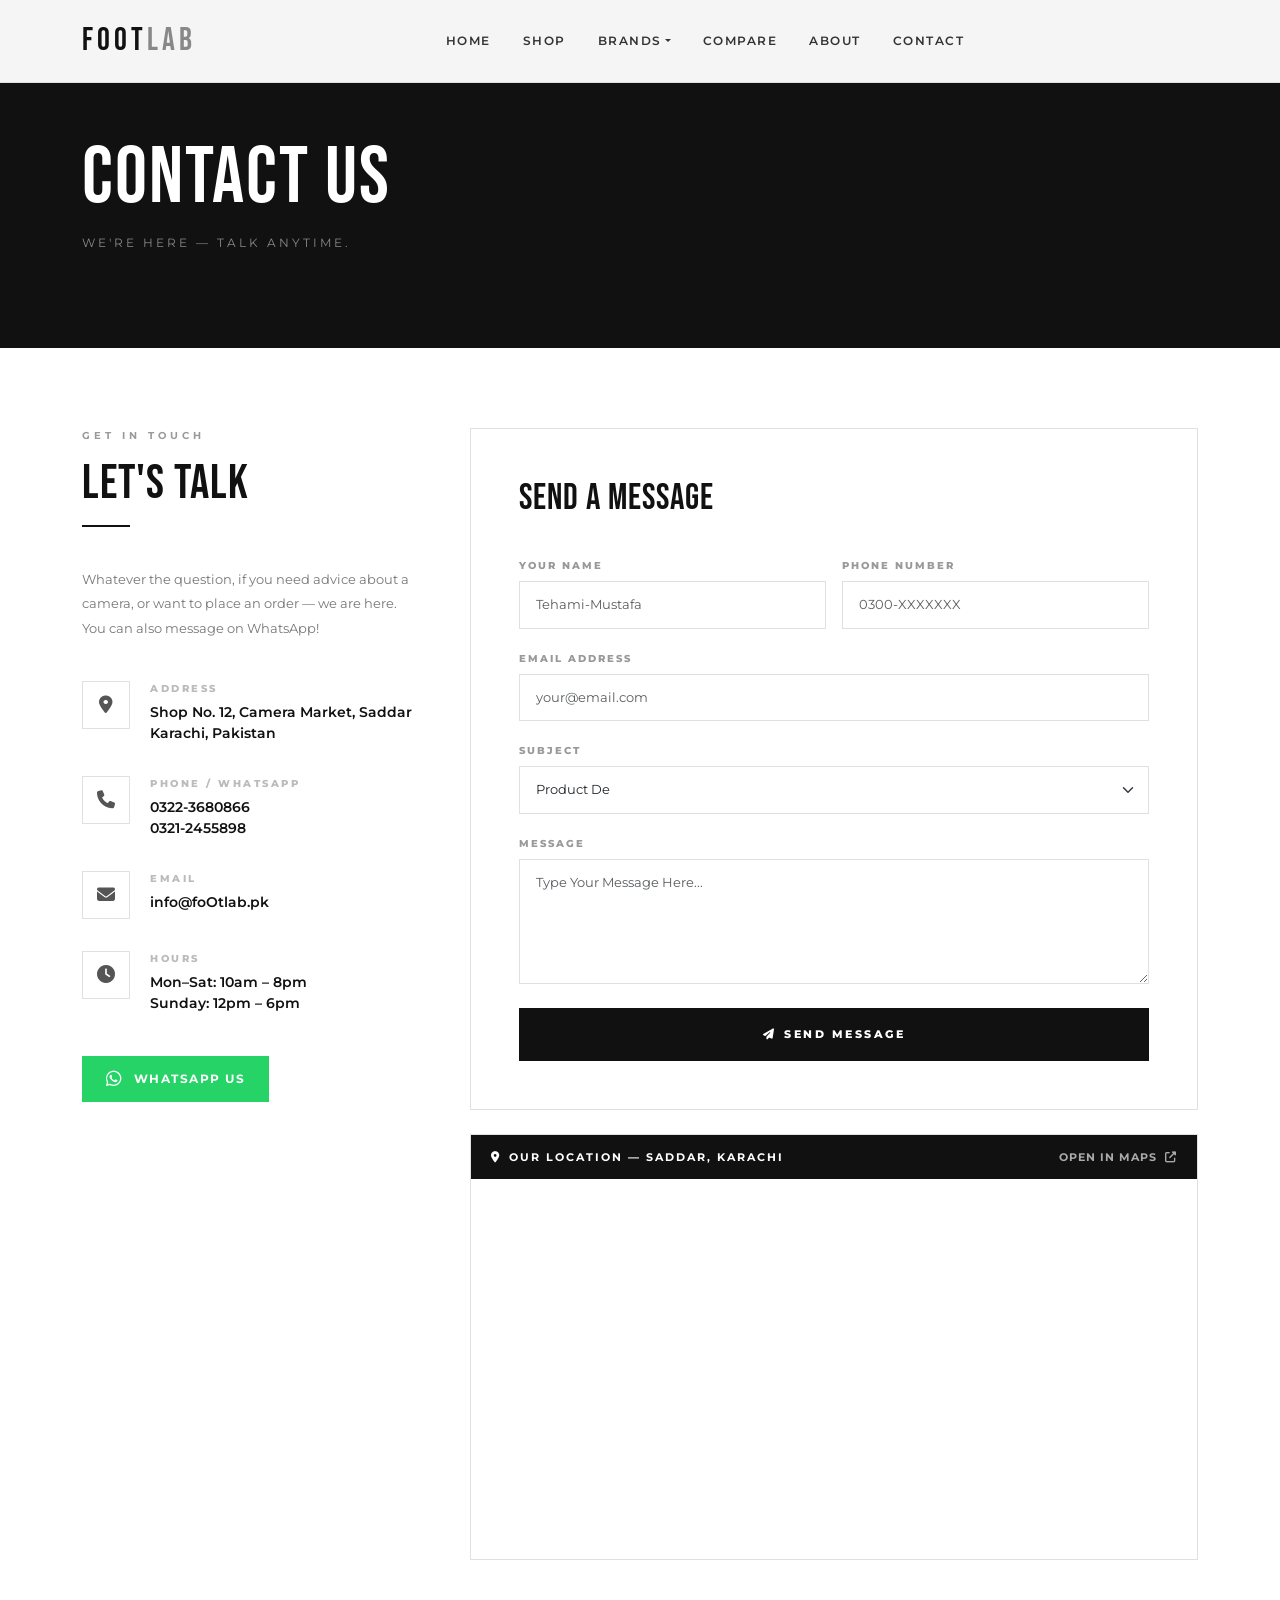
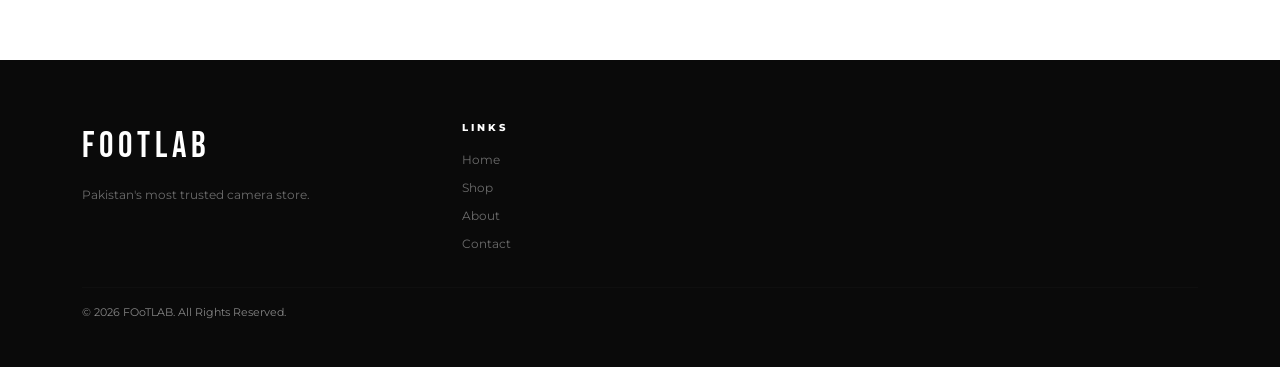
<file: pages/contact.html>
<!DOCTYPE html>
<html lang="en">

<head>
  <meta charset="UTF-8">
  <meta name="viewport" content="width=device-width, initial-scale=1.0">
  <title>Contact - FOoTLAB</title>
  <link rel="stylesheet" href="https://cdn.jsdelivr.net/npm/bootstrap@5.3.2/dist/css/bootstrap.min.css">
  <link rel="stylesheet" href="https://cdnjs.cloudflare.com/ajax/libs/font-awesome/6.4.0/css/all.min.css">
  <link
    href="https://fonts.googleapis.com/css2?family=Bebas+Neue&family=Montserrat:wght@300;400;500;600;700&display=swap"
    rel="stylesheet">
  <link rel="stylesheet" href="css/contact.css">
</head>

<body>
  <nav class="navbar navbar-expand-lg" id="mainNav">
    <div class="container">
      <a class="navbar-brand" href="../index.html">FOoT<span>LAB</span></a>
      <button class="navbar-toggler border-0" type="button" data-bs-toggle="collapse" data-bs-target="#navMenu"><span
          class="navbar-toggler-icon"></span></button>
      <div class="collapse navbar-collapse" id="navMenu">
        <ul class="navbar-nav mx-auto">
          <li class="nav-item"><a class="nav-link" href="../index.html">Home</a></li>
          <li class="nav-item"><a class="nav-link" href="shop.html">Shop</a></li>
          <!-- BRANDS DROPDOWN (SCROLLABLE) -->
          <li class="nav-item dropdown">
            <a class="nav-link dropdown-toggle" href="#" data-bs-toggle="dropdown">Brands</a>
            <ul class="dropdown-menu" id="brandDropdown" style="max-height: 250px; overflow-y: auto;">
              <li><a class="dropdown-item" href="pages/shop.html?brand=all">All Brands</a></li>
              <li>
                <hr class="dropdown-divider">
              </li>
            </ul>
          </li>
          <li class="nav-item"><a class="nav-link" href="pages/compare.html">Compare</a></li>
          <li class="nav-item"><a class="nav-link" href="about.html">About</a></li>
          <li class="nav-item"><a class="nav-link active" href="contact.html">Contact</a></li>
        </ul>
      </div>
    </div>
  </nav>

  <div class="page-hero">
    <div class="container">
      <h1 class="page-hero-title">Contact Us</h1>
      <p class="page-hero-sub">We're here — talk anytime.</p>
    </div>
  </div>

  <section class="contact-section">
    <div class="container">
      <div class="row g-5">
        <!-- Info -->
        <div class="col-lg-4">
          <p
            style="font-size:10px;font-weight:700;letter-spacing:4px;text-transform:uppercase;color:#999;margin-bottom:12px;">
            Get In Touch</p>
          <h2
            style="font-family:'Bebas Neue',sans-serif;font-size:48px;color:var(--black);letter-spacing:1px;margin-bottom:12px;">
            Let's Talk</h2>
          <div style="width:48px;height:2px;background:var(--black);margin-bottom:40px;"></div>
          <p style="font-size:13px;color:#777;line-height:1.9;margin-bottom:40px;">Whatever the question, if you need
            advice about a camera, or want to place an order — we are here. You can also message
            on WhatsApp!</p>

          <div class="contact-info-item">
            <div class="contact-icon"><i class="fas fa-map-marker-alt"></i></div>
            <div>
              <div class="contact-label">Address</div>
              <div class="contact-value">Shop No. 12, Camera Market, Saddar<br>Karachi, Pakistan</div>
            </div>
          </div>

          <div class="contact-info-item">
            <div class="contact-icon"><i class="fas fa-phone"></i></div>
            <div>
              <div class="contact-label">Phone / WhatsApp</div>
              <div class="contact-value">0322-3680866<br>0321-2455898</div>
            </div>
          </div>

          <div class="contact-info-item">
            <div class="contact-icon"><i class="fas fa-envelope"></i></div>
            <div>
              <div class="contact-label">Email</div>
              <div class="contact-value">info@foOtlab.pk</div>
            </div>
          </div>

          <div class="contact-info-item">
            <div class="contact-icon"><i class="fas fa-clock"></i></div>
            <div>
              <div class="contact-label">Hours</div>
              <div class="contact-value">Mon–Sat: 10am – 8pm<br>Sunday: 12pm – 6pm</div>
            </div>
          </div>

          <a href="https://wa.me/923223680866" target="_blank"
            style="display:inline-flex;align-items:center;gap:10px;background:#25D366;color:white;padding:14px 24px;text-decoration:none;font-size:12px;font-weight:700;letter-spacing:1.5px;text-transform:uppercase;margin-top:10px;">
            <i class="fab fa-whatsapp" style="font-size:18px;"></i> WhatsApp Us
          </a>
        </div>

        <!-- Form -->
        <div class="col-lg-8">
          <div style="border:1px solid var(--border);padding:48px;">
            <h3
              style="font-family:'Bebas Neue',sans-serif;font-size:36px;color:var(--black);letter-spacing:1px;margin-bottom:32px;">
              Send a Message</h3>

            <div class="row g-3 mb-3">
              <div class="col-md-6">
                <label class="form-label">Your Name</label>
                <input type="text" class="form-control" placeholder="Tehami-Mustafa" id="cName">
              </div>
              <div class="col-md-6">
                <label class="form-label">Phone Number</label>
                <input type="tel" class="form-control" placeholder="0300-XXXXXXX" id="cPhone">
              </div>
            </div>
            <div class="mb-3">
              <label class="form-label">Email Address</label>
              <input type="email" class="form-control" placeholder="your@email.com" id="cEmail">
            </div>
            <div class="mb-3">
              <label class="form-label">Subject</label>
              <select class="form-select" id="cSubject">
                <option>Product De</option>
                <option>Price Quote</option>
                <option>Order Status</option>
                <option>Return / Exchange</option>
                <option>Technical Support</option>
                <option>Other</option>
              </select>
            </div>
            <div class="mb-4">
              <label class="form-label">Message</label>
              <textarea class="form-control" rows="5" placeholder="Type Your Message Here..." id="cMsg"></textarea>
            </div>
            <button class="btn-submit" onclick="submitForm()">
              <i class="fas fa-paper-plane me-2"></i>Send Message
            </button>
          </div>

          <!-- Google Map -->
          <div class="mt-4" style="border:1px solid var(--border);overflow:hidden;">
            <div
              style="background:var(--black);color:white;padding:14px 20px;display:flex;align-items:center;justify-content:space-between;">
              <span style="font-size:11px;font-weight:700;letter-spacing:2px;text-transform:uppercase;"><i
                  class="fas fa-map-marker-alt me-2"></i>Our Location — Saddar, Karachi</span>
              <a href="https://www.google.com/maps/place/Saddar,+Karachi" target="_blank"
                style="font-size:11px;font-weight:700;letter-spacing:1px;text-transform:uppercase;color:#aaa;text-decoration:none;"
                onmouseover="this.style.color='white'" onmouseout="this.style.color='#aaa'">
                Open in Maps <i class="fas fa-external-link-alt ms-1"></i>
              </a>
            </div>
            <iframe
              src="https://www.google.com/maps/embed?pb=!1m18!1m12!1m3!1d3620.0!2d67.0099!3d24.8607!2m3!1f0!2f0!3f0!3m2!1i1024!2i768!4f13.1!3m3!1m2!1s0x3eb33e9bf9252ae5%3A0x2a050e1157db1c54!2sSaddar%2C+Karachi%2C+Karachi+City%2C+Sindh%2C+Pakistan!5e0!3m2!1sen!2s!4v1"
              width="100%" height="380" style="border:none;display:block;" allowfullscreen="" loading="lazy"
              referrerpolicy="no-referrer-when-downgrade">
            </iframe>
          </div>
        </div>
      </div>
    </div>
  </section>

  <footer>
    <div class="container">
      <div class="row g-4 mb-4">
        <div class="col-lg-4">
          <div class="footer-brand">FOOTLAB</div>
          <p style="font-size:12px;color:rgba(255,255,255,0.4);">Pakistan's most trusted camera store.</p>
        </div>
        <div class="col-6 col-lg-2">
          <div
            style="font-size:10px;font-weight:800;letter-spacing:3px;text-transform:uppercase;color:white;margin-bottom:16px;">
            Links</div>
          <a href="../index.html" class="footer-link">Home</a>
          <a href="shop.html" class="footer-link">Shop</a>
          <a href="about.html" class="footer-link">About</a>
          <a href="contact.html" class="footer-link">Contact</a>
        </div>
      </div>
      <hr style="border-color:rgba(255,255,255,0.08);">
      <p style="font-size:11px;">© 2026 FOoTLAB. All Rights Reserved.</p>
    </div>
  </footer>

  <div class="toast-notify" id="toastNotify"></div>

  <script src="https://code.jquery.com/jquery-3.7.1.min.js"></script>
  <script src="https://cdn.jsdelivr.net/npm/bootstrap@5.3.2/dist/js/bootstrap.bundle.min.js"></script>
  <script src="../assets/js/products.js"></script>
  <script src="javascript/contact.js">
  </script>
</body>

</html>
</file>
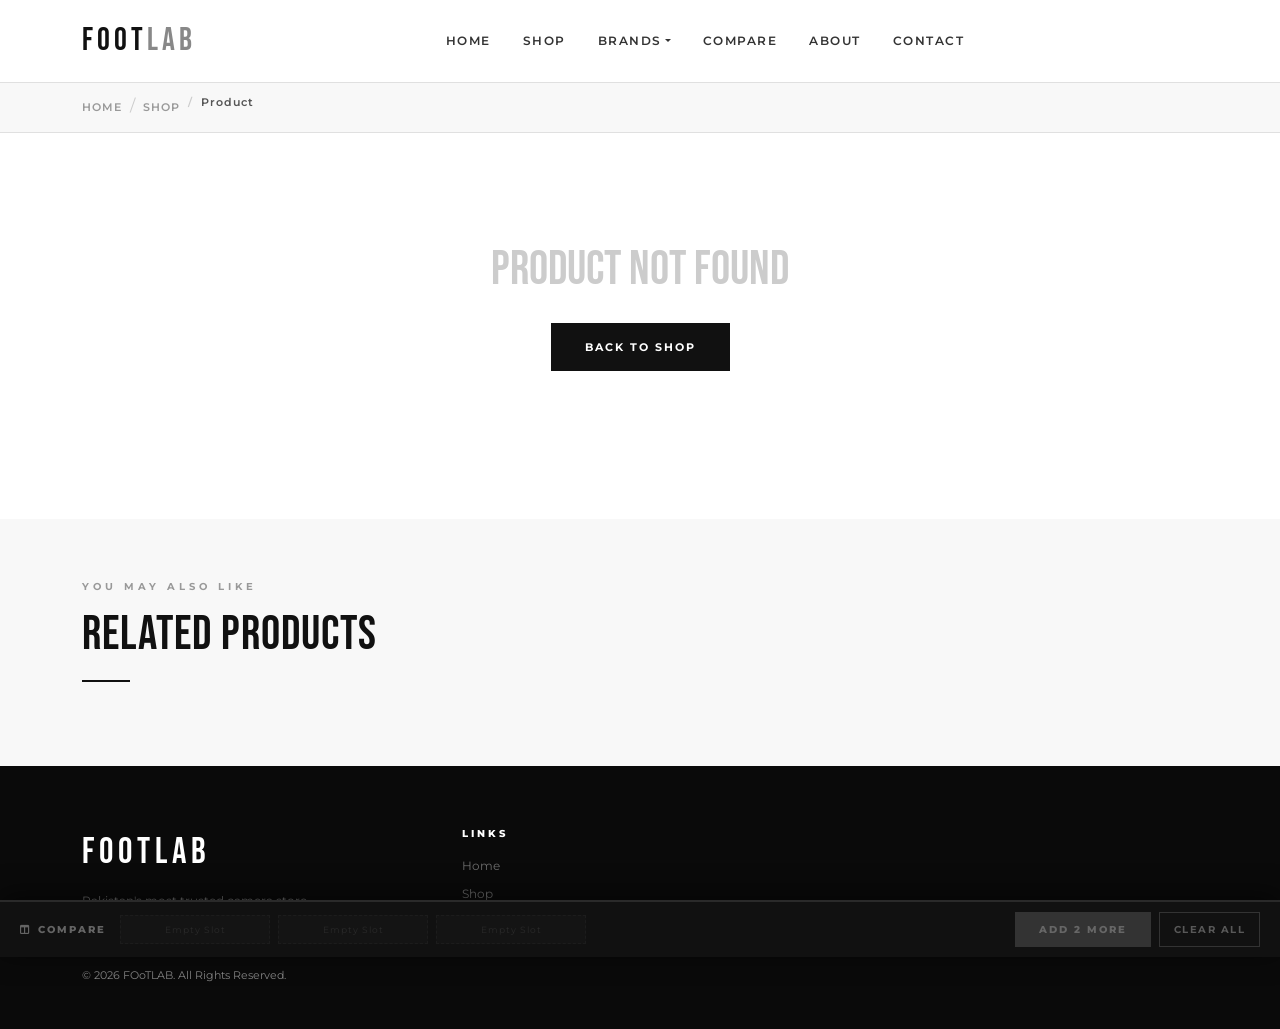
<file: pages/product.html>
<!DOCTYPE html>
<html lang="en">

<head>
  <meta charset="UTF-8">
  <meta name="viewport" content="width=device-width, initial-scale=1.0">
  <title>Product Detail - FOoTLAB</title>
  <link rel="stylesheet" href="https://cdn.jsdelivr.net/npm/bootstrap@5.3.2/dist/css/bootstrap.min.css">
  <link rel="stylesheet" href="https://cdnjs.cloudflare.com/ajax/libs/font-awesome/6.4.0/css/all.min.css">
  <link
    href="https://fonts.googleapis.com/css2?family=Bebas+Neue&family=Montserrat:wght@300;400;500;600;700&display=swap"
    rel="stylesheet">
  <link rel="stylesheet" href="css/product.css">
</head>

<body>

  <nav class="navbar navbar-expand-lg" id="mainNav">
    <div class="container">
      <a class="navbar-brand" href="../index.html">FOoT<span>LAB</span></a>
      <button class="navbar-toggler border-0" type="button" data-bs-toggle="collapse" data-bs-target="#navMenu">
        <span class="navbar-toggler-icon"></span>
      </button>
      <div class="collapse navbar-collapse" id="navMenu">
        <ul class="navbar-nav mx-auto">
          <li class="nav-item"><a class="nav-link" href="../index.html">Home</a></li>
          <li class="nav-item"><a class="nav-link" href="shop.html">Shop</a></li>
          <!-- BRANDS DROPDOWN (SCROLLABLE) -->
          <li class="nav-item dropdown">
            <a class="nav-link dropdown-toggle" href="#" data-bs-toggle="dropdown">Brands</a>
            <ul class="dropdown-menu" id="brandDropdown" style="max-height: 250px; overflow-y: auto;">
              <li><a class="dropdown-item" href="pages/shop.html?brand=all">All Brands</a></li>
              <li>
                <hr class="dropdown-divider">
              </li>
            </ul>
          </li>
          <li class="nav-item"><a class="nav-link" href="compare.html">Compare</a></li>
          <li class="nav-item"><a class="nav-link" href="about.html">About</a></li>
          <li class="nav-item"><a class="nav-link" href="contact.html">Contact</a></li>
        </ul>
      </div>
    </div>
  </nav>

  <div class="page-wrap">
    <!-- Breadcrumb -->
    <div class="breadcrumb-bar">
      <div class="container">
        <nav aria-label="breadcrumb">
          <ol class="breadcrumb">
            <li class="breadcrumb-item"><a href="../index.html">Home</a></li>
            <li class="breadcrumb-item"><a href="shop.html">Shop</a></li>
            <li class="breadcrumb-item active" id="bcProduct">Product</li>
          </ol>
        </nav>
      </div>
    </div>

    <!-- PRODUCT DETAIL -->
    <section class="product-section">
      <div class="container" id="productWrap">
        <!-- Rendered by JS -->
      </div>
    </section>

    <!-- RELATED PRODUCTS -->
    <section class="related-section">
      <div class="container">
        <p class="section-label">You May Also Like</p>
        <h2 class="section-title">Related Products</h2>
        <div class="section-line"></div>
        <div class="row g-3" id="relatedGrid"></div>
      </div>
    </section>
  </div>

  <footer>
    <div class="container">
      <div class="row g-4 mb-4">
        <div class="col-lg-4">
          <div class="footer-brand">FOoTLAB</div>
          <p style="font-size:12px;color:rgba(255,255,255,0.4);">Pakistan's most trusted camera store.</p>
        </div>
        <div class="col-6 col-lg-2">
          <div
            style="font-size:10px;font-weight:800;letter-spacing:3px;text-transform:uppercase;color:white;margin-bottom:16px;">
            Links</div>
          <a href="../index.html"
            style="display:block;font-size:12px;color:rgba(255,255,255,0.4);text-decoration:none;margin-bottom:10px;">Home</a>
          <a href="shop.html"
            style="display:block;font-size:12px;color:rgba(255,255,255,0.4);text-decoration:none;margin-bottom:10px;">Shop</a>
        </div>
      </div>
      <hr style="border-color:rgba(255,255,255,0.08);">
      <p class="footer-copy">© 2026 FOoTLAB. All Rights Reserved.</p>
    </div>
  </footer>

  <div class="toast-notify" id="toastNotify"></div>

  <script src="https://code.jquery.com/jquery-3.7.1.min.js"></script>
  <script src="https://cdn.jsdelivr.net/npm/bootstrap@5.3.2/dist/js/bootstrap.bundle.min.js"></script>
  <script src="../assets/js/products.js"></script>
  <script src="../assets/js/compare.js"></script>
  <script src="javascript/product.js">
  </script>
</body>

</html>
</file>
<file: pages/css/about.css>
:root {
     --black: #111;
     --off-white: #f8f8f8;
     --border: #e0e0e0;
 }

 * {
     margin: 0;
     padding: 0;
     box-sizing: border-box;
 }

 body {
     font-family: 'Montserrat', sans-serif;
     background: #fff;
     color: #333;
 }

 .navbar {
     background: rgba(255, 255, 255, 0.96);
     backdrop-filter: blur(12px);
     border-bottom: 1px solid var(--border);
     padding: 12px 0;
     position: fixed;
     top: 0;
     width: 100%;
     z-index: 1000;
 }

 .navbar.scrolled {
     box-shadow: 0 4px 20px rgba(0, 0, 0, 0.08);
 }

 .navbar-brand {
     font-family: 'Bebas Neue', sans-serif;
     font-size: 32px;
     letter-spacing: 4px;
     color: var(--black) !important;
 }

 .navbar-brand span {
     color: #888;
 }

 .nav-link {
     font-size: 12px;
     font-weight: 600;
     letter-spacing: 1.5px;
     text-transform: uppercase;
     color: #333 !important;
     padding: 8px 16px !important;
 }

 .nav-link:hover {
     color: var(--black) !important;
 }

 .dropdown-menu {
     border: 1px solid var(--border);
     border-radius: 0;
     box-shadow: 0 8px 30px rgba(0, 0, 0, 0.1);
     padding: 8px 0;
 }

 .dropdown-item {
     font-size: 12px;
     font-weight: 600;
     letter-spacing: 1px;
     text-transform: uppercase;
     padding: 10px 20px;
     transition: all 0.2s;
 }

 .dropdown-item:hover {
     background: var(--off-white);
     padding-left: 28px;
 }

 .page-hero {
     background: var(--black);
     padding: 130px 0 80px;
     position: relative;
     overflow: hidden;
 }

 .page-hero::before {
     content: '';
     position: absolute;
     inset: 0;
     background: url('https://tse2.mm.bing.net/th/id/OIP.GCqFS8BpcJ4ZLHNlQjykfwHaE8?rs=1&pid=ImgDetMain&o=7&rm=3') center/cover;
     opacity: 0.15;
 }

 .page-hero-title {
     font-family: 'Bebas Neue', sans-serif;
     font-size: 80px;
     color: white;
     letter-spacing: 2px;
     position: relative;
 }

 .page-hero-sub {
     font-size: 12px;
     color: rgba(255, 255, 255, 0.5);
     letter-spacing: 3px;
     text-transform: uppercase;
     position: relative;
     margin-top: 8px;
 }

 section {
     padding: 80px 0;
 }

 .sec-label {
     font-size: 10px;
     font-weight: 700;
     letter-spacing: 4px;
     text-transform: uppercase;
     color: #999;
     margin-bottom: 12px;
 }

 .sec-title {
     font-family: 'Bebas Neue', sans-serif;
     font-size: 52px;
     letter-spacing: 1px;
     color: var(--black);
 }

 .sec-line {
     width: 48px;
     height: 2px;
     background: var(--black);
     margin: 16px 0 30px;
 }

 .body-text {
     font-size: 14px;
     line-height: 1.9;
     color: #666;
 }

 .stat-box {
     border: 1px solid var(--border);
     padding: 32px;
     text-align: center;
 }

 .stat-num {
     font-family: 'Bebas Neue', sans-serif;
     font-size: 52px;
     color: var(--black);
 }

 .stat-lbl {
     font-size: 10px;
     font-weight: 700;
     letter-spacing: 2px;
     text-transform: uppercase;
     color: #999;
     margin-top: 4px;
 }

 .team-card {
     border: 1px solid var(--border);
     overflow: hidden;
     transition: all 0.3s;
 }

 .team-card:hover {
     transform: translateY(-4px);
     box-shadow: 0 12px 40px rgba(0, 0, 0, 0.1);
 }

 .team-img {
     height: 220px;
     background: var(--off-white);
     overflow: hidden;
 }

 .team-img img {
     width: 100%;
     height: 100%;
     object-fit: cover;
 }

 .team-body {
     padding: 20px;
 }

 .team-name {
     font-family: 'Bebas Neue', sans-serif;
     font-size: 22px;
     letter-spacing: 1px;
     color: var(--black);
 }

 .team-role {
     font-size: 11px;
     font-weight: 700;
     letter-spacing: 2px;
     text-transform: uppercase;
     color: #999;
     margin-top: 4px;
 }

 footer {
     background: #0a0a0a;
     color: rgba(255, 255, 255, 0.5);
     padding: 60px 0 30px;
 }

 .footer-brand {
     font-family: 'Bebas Neue', sans-serif;
     font-size: 36px;
     letter-spacing: 5px;
     color: white;
     margin-bottom: 12px;
 }

 .footer-link {
     display: block;
     font-size: 12px;
     color: rgba(255, 255, 255, 0.4);
     text-decoration: none;
     margin-bottom: 10px;
     transition: color 0.2s;
 }

 .footer-link:hover {
     color: white;
 }
</file>
<file: pages/css/compare.css>
/* ── Variables — identical to the rest of the site ── */
 :root {
     --black: #111;
     --off-white: #f8f8f8;
     --border: #e0e0e0;
     --mid-gray: #999;
     --dark-gray: #333;
 }

 * {
     margin: 0;
     padding: 0;
     box-sizing: border-box;
 }

 body {
     font-family: 'Montserrat', sans-serif;
     background: #fff;
     color: var(--dark-gray);
 }

 /* ── Navbar — exact copy from other pages ── */
 .navbar {
     background: rgba(255, 255, 255, 0.96);
     backdrop-filter: blur(12px);
     border-bottom: 1px solid var(--border);
     padding: 12px 0;
     position: fixed;
     top: 0;
     width: 100%;
     z-index: 1000;
     transition: box-shadow 0.3s;
 }

 .navbar.scrolled {
     box-shadow: 0 4px 20px rgba(0, 0, 0, 0.08);
 }

 .navbar-brand {
     font-family: 'Bebas Neue', sans-serif;
     font-size: 32px;
     letter-spacing: 4px;
     color: var(--black) !important;
 }

 .navbar-brand span {
     color: #888;
 }

 .nav-link {
     font-size: 12px;
     font-weight: 600;
     letter-spacing: 1.5px;
     text-transform: uppercase;
     color: var(--dark-gray) !important;
     padding: 8px 16px !important;
     transition: color 0.2s;
 }

 .nav-link:hover,
 .nav-link.active {
     color: var(--black) !important;
 }

 .dropdown-menu {
     border: 1px solid var(--border);
     border-radius: 0;
     box-shadow: 0 8px 30px rgba(0, 0, 0, 0.1);
     padding: 8px 0;
 }

 .dropdown-item {
     font-size: 12px;
     font-weight: 600;
     letter-spacing: 1px;
     text-transform: uppercase;
     padding: 10px 20px;
     color: var(--dark-gray);
     transition: all 0.2s;
 }

 .dropdown-item:hover {
     background: var(--off-white);
     color: var(--black);
     padding-left: 28px;
 }

 /* ── Page Banner ── */
 .page-banner {
     background: var(--black);
     padding: 120px 0 60px;
 }

 .page-banner .eyebrow {
     font-size: 10px;
     font-weight: 700;
     letter-spacing: 5px;
     text-transform: uppercase;
     color: rgba(255, 255, 255, 0.35);
     margin-bottom: 12px;
 }

 .page-banner h1 {
     font-family: 'Bebas Neue', sans-serif;
     font-size: clamp(40px, 8vw, 96px);
     letter-spacing: 2px;
     color: white;
     line-height: 1;
 }

 .page-banner p {
     font-size: 13px;
     color: rgba(255, 255, 255, 0.45);
     line-height: 1.8;
     margin-top: 16px;
     max-width: 500px;
 }

 /* ── Section ── */
 .cmp-section {
     padding: 80px 0 100px;
 }

 /* ── Controls panel ── */
 .cmp-controls {
     background: var(--off-white);
     border: 1px solid var(--border);
     padding: 36px;
     margin-bottom: 48px;
 }

 .ctrl-heading {
     font-family: 'Bebas Neue', sans-serif;
     font-size: 24px;
     letter-spacing: 2px;
     color: var(--black);
     margin-bottom: 6px;
 }

 .ctrl-sub {
     font-size: 12px;
     color: var(--mid-gray);
     margin-bottom: 28px;
 }

 .ctrl-label {
     font-size: 10px;
     font-weight: 700;
     letter-spacing: 2px;
     text-transform: uppercase;
     color: var(--mid-gray);
     margin-bottom: 8px;
     display: block;
 }

 .cmp-select {
     width: 100%;
     padding: 13px 16px;
     font-size: 13px;
     font-family: 'Montserrat', sans-serif;
     border: 1.5px solid var(--border);
     background: white;
     color: var(--dark-gray);
     appearance: none;
     background-image: url("data:image/svg+xml,%3Csvg xmlns='http://www.w3.org/2000/svg' width='12' height='12' viewBox='0 0 12 12'%3E%3Cpath fill='%23999' d='M6 8L1 3h10z'/%3E%3C/svg%3E");
     background-repeat: no-repeat;
     background-position: right 14px center;
     cursor: pointer;
     outline: none;
     transition: border-color 0.2s;
 }

 .cmp-select:focus {
     border-color: var(--black);
 }

 .vs-divider {
     font-family: 'Bebas Neue', sans-serif;
     font-size: 28px;
     color: #ccc;
     text-align: center;
     padding-bottom: 2px;
     letter-spacing: 2px;
 }

 /* Buttons */
 .btn-cmp-go {
     display: inline-block;
     padding: 15px 40px;
     background: var(--black);
     color: white;
     border: 2px solid var(--black);
     font-size: 11px;
     font-weight: 700;
     letter-spacing: 2px;
     text-transform: uppercase;
     cursor: pointer;
     transition: all 0.3s;
     font-family: 'Montserrat', sans-serif;
 }

 .btn-cmp-go:hover {
     background: #444;
     border-color: #444;
 }

 .btn-cmp-rst {
     display: inline-block;
     padding: 14px 20px;
     background: white;
     color: var(--dark-gray);
     border: 2px solid var(--border);
     font-size: 10px;
     font-weight: 700;
     letter-spacing: 1.5px;
     text-transform: uppercase;
     cursor: pointer;
     transition: all 0.3s;
     font-family: 'Montserrat', sans-serif;
     margin-left: 10px;
 }

 .btn-cmp-rst:hover {
     border-color: var(--black);
     color: var(--black);
 }

 /* ── Empty state ── */
 .cmp-empty {
     text-align: center;
     padding: 80px 20px;
     border: 2px dashed var(--border);
 }

 .cmp-empty-icon {
     font-size: 52px;
     color: #ddd;
     margin-bottom: 20px;
 }

 .cmp-empty h3 {
     font-family: 'Bebas Neue', sans-serif;
     font-size: 28px;
     letter-spacing: 2px;
     color: #ccc;
 }

 .cmp-empty p {
     font-size: 12px;
     color: #bbb;
     margin-top: 8px;
 }

 /* ── Static Quick-Reference Table section ── */
 .ref-section {
     padding: 0 0 100px;
 }

 .section-label {
     font-size: 10px;
     font-weight: 700;
     letter-spacing: 4px;
     text-transform: uppercase;
     color: #999;
     margin-bottom: 12px;
 }

 .section-title {
     font-family: 'Bebas Neue', sans-serif;
     font-size: clamp(32px, 5vw, 54px);
     letter-spacing: 1px;
     color: var(--black);
 }

 .section-line {
     width: 48px;
     height: 2px;
     background: var(--black);
     margin: 20px 0 40px;
 }

 /* Quick-reference table (always visible, styled same as dynamic table) */
 .ref-table-wrap {
     overflow-x: auto;
     border: 1px solid var(--border);
 }

 .ref-table {
     width: 100%;
     border-collapse: collapse;
     min-width: 560px;
 }

 .ref-table thead th {
     background: var(--black);
     color: white;
     padding: 18px 20px;
     font-size: 13px;
     font-weight: 700;
     text-align: left;
     border-right: 1px solid #333;
 }

 .ref-table thead th:first-child {
     font-size: 10px;
     font-weight: 800;
     letter-spacing: 2px;
     text-transform: uppercase;
     color: rgba(255, 255, 255, 0.4);
     width: 22%;
 }

 .ref-table thead th:last-child {
     border-right: none;
 }

 .ref-table tbody tr {
     border-bottom: 1px solid var(--border);
 }

 .ref-table tbody tr:nth-child(even) {
     background: var(--off-white);
 }

 .ref-table tbody tr:hover {
     background: #f0f0f0;
 }

 .ref-table tbody td {
     padding: 13px 20px;
     font-size: 13px;
     color: var(--dark-gray);
     border-right: 1px solid var(--border);
 }

 .ref-table tbody td:first-child {
     font-size: 10px;
     font-weight: 800;
     letter-spacing: 1.5px;
     text-transform: uppercase;
     color: var(--mid-gray);
     background: var(--off-white) !important;
 }

 .ref-table tbody td:last-child {
     border-right: none;
 }

 .ref-diff {
     color: var(--black) !important;
     font-weight: 700 !important;
 }

 /* Th brand sub-label */
 .th-brand {
     display: block;
     font-size: 9px;
     font-weight: 700;
     letter-spacing: 2px;
     text-transform: uppercase;
     color: rgba(255, 255, 255, 0.3);
     margin-bottom: 3px;
 }

 /* Download link inside table header */
 .th-dl {
     display: inline-block;
     margin-top: 6px;
     font-size: 9px;
     font-weight: 800;
     letter-spacing: 1px;
     text-transform: uppercase;
     color: rgba(255, 255, 255, 0.4);
     padding: 4px 10px;
     border: 1px solid rgba(255, 255, 255, 0.2);
     text-decoration: none;
     transition: all 0.2s;
 }

 .th-dl:hover {
     color: white;
     border-color: white;
 }

 /* ── Footer — exact copy from other pages ── */
 footer {
     background: #0a0a0a;
     color: rgba(255, 255, 255, 0.5);
     padding: 60px 0 30px;
 }

 .footer-brand {
     font-family: 'Bebas Neue', sans-serif;
     font-size: 36px;
     letter-spacing: 5px;
     color: white;
     margin-bottom: 12px;
 }

 .footer-desc {
     font-size: 12px;
     line-height: 1.7;
     max-width: 300px;
 }

 .footer-title {
     font-size: 10px;
     font-weight: 800;
     letter-spacing: 3px;
     text-transform: uppercase;
     color: white;
     margin-bottom: 20px;
 }

 .footer-link {
     display: block;
     font-size: 12px;
     color: rgba(255, 255, 255, 0.4);
     text-decoration: none;
     margin-bottom: 10px;
     transition: color 0.2s;
 }

 .footer-link:hover {
     color: white;
 }

 .footer-divider {
     border-color: rgba(255, 255, 255, 0.08);
     margin: 40px 0 20px;
 }

 .footer-copy {
     font-size: 11px;
 }
</file>
<file: pages/css/contact.css>
:root {
    --black: #111;
    --off-white: #f8f8f8;
    --border: #e0e0e0;
}

* {
    margin: 0;
    padding: 0;
    box-sizing: border-box;
}

body {
    font-family: 'Montserrat', sans-serif;
    background: #fff;
    color: #333;
}

.navbar {
    background: rgba(255, 255, 255, 0.96);
    backdrop-filter: blur(12px);
    border-bottom: 1px solid var(--border);
    padding: 12px 0;
    position: fixed;
    top: 0;
    width: 100%;
    z-index: 1000;
}

.navbar.scrolled {
    box-shadow: 0 4px 20px rgba(0, 0, 0, 0.08);
}

.navbar-brand {
    font-family: 'Bebas Neue', sans-serif;
    font-size: 32px;
    letter-spacing: 4px;
    color: var(--black) !important;
}

.navbar-brand span {
    color: #888;
}

.nav-link {
    font-size: 12px;
    font-weight: 600;
    letter-spacing: 1.5px;
    text-transform: uppercase;
    color: #333 !important;
    padding: 8px 16px !important;
}

.nav-link:hover {
    color: var(--black) !important;
}

.dropdown-menu {
    border: 1px solid var(--border);
    border-radius: 0;
    box-shadow: 0 8px 30px rgba(0, 0, 0, 0.1);
    padding: 8px 0;
}

.dropdown-item {
    font-size: 12px;
    font-weight: 600;
    letter-spacing: 1px;
    text-transform: uppercase;
    padding: 10px 20px;
    transition: all 0.2s;
}

.dropdown-item:hover {
    background: var(--off-white);
    padding-left: 28px;
}

.page-hero {
    background: var(--black);
    padding: 130px 0 80px;
    position: relative;
    overflow: hidden;
}

.page-hero::before {
    content: '';
    position: absolute;
    inset: 0;
    background: url('https://images.unsplash.com/photo-1516035069371-29a1b244cc32?w=1400&q=80') center/cover;
    opacity: 0.15;
}

.page-hero-title {
    font-family: 'Bebas Neue', sans-serif;
    font-size: 80px;
    color: white;
    letter-spacing: 2px;
    position: relative;
}

.page-hero-sub {
    font-size: 12px;
    color: rgba(255, 255, 255, 0.5);
    letter-spacing: 3px;
    text-transform: uppercase;
    position: relative;
    margin-top: 8px;
}

.contact-section {
    padding: 80px 0 100px;
}

.contact-info-item {
    display: flex;
    gap: 20px;
    align-items: flex-start;
    margin-bottom: 32px;
}

.contact-icon {
    width: 48px;
    height: 48px;
    border: 1.5px solid var(--border);
    display: flex;
    align-items: center;
    justify-content: center;
    font-size: 18px;
    flex-shrink: 0;
    color: #555;
}

.contact-label {
    font-size: 10px;
    font-weight: 800;
    letter-spacing: 2.5px;
    text-transform: uppercase;
    color: #bbb;
    margin-bottom: 6px;
}

.contact-value {
    font-size: 14px;
    font-weight: 600;
    color: var(--black);
}

.form-control,
.form-select {
    border: 1.5px solid var(--border);
    border-radius: 0;
    font-size: 13px;
    font-family: 'Montserrat', sans-serif;
    padding: 13px 16px;
    outline: none;
}

.form-control:focus,
.form-select:focus {
    border-color: var(--black);
    box-shadow: none;
}

.form-label {
    font-size: 10px;
    font-weight: 800;
    letter-spacing: 2px;
    text-transform: uppercase;
    color: #999;
    margin-bottom: 8px;
}

.btn-submit {
    width: 100%;
    padding: 16px;
    background: var(--black);
    color: white;
    border: 2px solid var(--black);
    font-size: 11px;
    font-weight: 800;
    letter-spacing: 2.5px;
    text-transform: uppercase;
    cursor: pointer;
    transition: all 0.3s;
}

.btn-submit:hover {
    background: #444;
}

.map-placeholder {
    background: var(--off-white);
    border: 1px solid var(--border);
    height: 300px;
    display: flex;
    align-items: center;
    justify-content: center;
}

.map-placeholder i {
    font-size: 48px;
    color: #ccc;
    margin-bottom: 16px;
    display: block;
    text-align: center;
}

footer {
    background: #0a0a0a;
    color: rgba(255, 255, 255, 0.5);
    padding: 60px 0 30px;
}

.footer-brand {
    font-family: 'Bebas Neue', sans-serif;
    font-size: 36px;
    letter-spacing: 5px;
    color: white;
    margin-bottom: 12px;
}

.footer-link {
    display: block;
    font-size: 12px;
    color: rgba(255, 255, 255, 0.4);
    text-decoration: none;
    margin-bottom: 10px;
    transition: color 0.2s;
}

.footer-link:hover {
    color: white;
}

.toast-notify {
    position: fixed;
    bottom: 30px;
    right: 30px;
    background: var(--black);
    color: white;
    padding: 14px 24px;
    font-size: 12px;
    font-weight: 600;
    letter-spacing: 1px;
    z-index: 9999;
    opacity: 0;
    transform: translateY(20px);
    transition: all 0.3s;
    pointer-events: none;
}

.toast-notify.show {
    opacity: 1;
    transform: translateY(0);
}
</file>
<file: pages/css/product.css>
:root {
    --black: #111;
    --off-white: #f8f8f8;
    --border: #e0e0e0;
}

* {
    margin: 0;
    padding: 0;
    box-sizing: border-box;
}

body {
    font-family: 'Montserrat', sans-serif;
    background: #fff;
    color: #333;
}

.navbar {
    background: rgba(255, 255, 255, 0.96);
    backdrop-filter: blur(12px);
    border-bottom: 1px solid var(--border);
    padding: 12px 0;
    position: fixed;
    top: 0;
    width: 100%;
    z-index: 1000;
}

.navbar.scrolled {
    box-shadow: 0 4px 20px rgba(0, 0, 0, 0.08);
}

.navbar-brand {
    font-family: 'Bebas Neue', sans-serif;
    font-size: 32px;
    letter-spacing: 4px;
    color: var(--black) !important;
}

.navbar-brand span {
    color: #888;
}

.nav-link {
    font-size: 12px;
    font-weight: 600;
    letter-spacing: 1.5px;
    text-transform: uppercase;
    color: #333 !important;
    padding: 8px 16px !important;
}

.nav-link:hover {
    color: var(--black) !important;
}

.dropdown-menu {
    border: 1px solid var(--border);
    border-radius: 0;
    box-shadow: 0 8px 30px rgba(0, 0, 0, 0.1);
    padding: 8px 0;
}

.dropdown-item {
    font-size: 12px;
    font-weight: 600;
    letter-spacing: 1px;
    text-transform: uppercase;
    padding: 10px 20px;
    color: #333;
    transition: all 0.2s;
}

.dropdown-item:hover {
    background: var(--off-white);
    color: var(--black);
    padding-left: 28px;
}

.page-wrap {
    padding-top: 80px;
}

/* Breadcrumb */
.breadcrumb-bar {
    background: var(--off-white);
    padding: 14px 0;
    border-bottom: 1px solid var(--border);
}

.breadcrumb {
    margin: 0;
}

.breadcrumb-item a {
    font-size: 11px;
    color: #999;
    text-decoration: none;
    font-weight: 600;
    letter-spacing: 1px;
    text-transform: uppercase;
}

.breadcrumb-item.active {
    font-size: 11px;
    color: #555;
    font-weight: 600;
    letter-spacing: 1px;
}

.breadcrumb-item+.breadcrumb-item::before {
    color: #ccc;
}

/* Product Section */
.product-section {
    padding: 60px 0 100px;
}

/* Image Area */
.product-main-img-wrap {
    position: relative;
    background: var(--off-white);
    border: 1px solid var(--border);
    aspect-ratio: 4/3;
    overflow: hidden;
}

.product-main-img-wrap img {
    width: 100%;
    height: 100%;
    object-fit: cover;
    transition: transform 0.5s;
}

.product-main-img-wrap:hover img {
    transform: scale(1.03);
}

.img-change-overlay {
    position: absolute;
    bottom: 0;
    left: 0;
    right: 0;
    background: rgba(0, 0, 0, 0.6);
    color: white;
    text-align: center;
    padding: 14px;
    font-size: 11px;
    font-weight: 700;
    letter-spacing: 2px;
    text-transform: uppercase;
    cursor: pointer;
    opacity: 0;
    transition: opacity 0.3s;
}

.product-main-img-wrap:hover .img-change-overlay {
    opacity: 1;
}

.hidden-input {
    display: none;
}

.product-badge-lg {
    position: absolute;
    top: 16px;
    left: 16px;
    font-size: 10px;
    font-weight: 800;
    letter-spacing: 2px;
    text-transform: uppercase;
    padding: 7px 16px;
    background: var(--black);
    color: white;
}

/* Product Info */
.product-brand-tag {
    font-size: 11px;
    font-weight: 700;
    letter-spacing: 3px;
    text-transform: uppercase;
    color: #999;
    margin-bottom: 10px;
    display: inline-flex;
    align-items: center;
    gap: 8px;
}

.product-title {
    font-family: 'Bebas Neue', sans-serif;
    font-size: clamp(32px, 4vw, 52px);
    letter-spacing: 1px;
    line-height: 1;
    color: var(--black);
    margin-bottom: 16px;
}

.product-cat-pill {
    display: inline-block;
    font-size: 10px;
    font-weight: 700;
    letter-spacing: 2px;
    text-transform: uppercase;
    padding: 6px 16px;
    border: 1.5px solid var(--border);
    color: #666;
    margin-bottom: 24px;
}

.product-price-big {
    font-family: 'Bebas Neue', sans-serif;
    font-size: 48px;
    letter-spacing: 2px;
    color: var(--black);
    margin-bottom: 24px;
}

.product-desc {
    font-size: 13px;
    line-height: 1.9;
    color: #666;
    margin-bottom: 32px;
    padding-bottom: 32px;
    border-bottom: 1px solid var(--border);
}

/* Specs Table */
.specs-title {
    font-size: 11px;
    font-weight: 800;
    letter-spacing: 3px;
    text-transform: uppercase;
    color: var(--black);
    margin-bottom: 16px;
}

.spec-row {
    display: flex;
    gap: 16px;
    padding: 12px 0;
    border-bottom: 1px solid var(--off-white);
    font-size: 12px;
}

.spec-key {
    width: 140px;
    flex-shrink: 0;
    font-weight: 700;
    letter-spacing: 0.5px;
    text-transform: uppercase;
    color: #999;
    font-size: 10px;
}

.spec-val {
    color: var(--black);
    font-weight: 600;
}

/* Actions */
.action-btns {
    display: flex;
    gap: 12px;
    margin-top: 32px;
}

.btn-enquire {
    flex: 1;
    padding: 16px;
    background: var(--black);
    color: white;
    border: 2px solid var(--black);
    font-size: 11px;
    font-weight: 800;
    letter-spacing: 2.5px;
    text-transform: uppercase;
    cursor: pointer;
    transition: all 0.3s;
}

.btn-enquire:hover {
    background: #444;
}

.btn-whatsapp {
    padding: 16px 24px;
    background: #25D366;
    color: white;
    border: none;
    font-size: 18px;
    cursor: pointer;
    transition: background 0.3s;
    text-decoration: none;
    display: flex;
    align-items: center;
}

.btn-whatsapp:hover {
    background: #1ebe5d;
    color: white;
}

/* Related */
.related-section {
    padding: 60px 0;
    background: var(--off-white);
}

.section-label {
    font-size: 10px;
    font-weight: 700;
    letter-spacing: 4px;
    text-transform: uppercase;
    color: #999;
    margin-bottom: 12px;
}

.section-title {
    font-family: 'Bebas Neue', sans-serif;
    font-size: 48px;
    letter-spacing: 1px;
    color: var(--black);
}

.section-line {
    width: 48px;
    height: 2px;
    background: var(--black);
    margin: 16px 0 40px;
}

.product-card {
    border: 1px solid var(--border);
    background: #fff;
    overflow: hidden;
    transition: all 0.3s ease;
    height: 100%;
    display: flex;
    flex-direction: column;
    text-decoration: none;
}

.product-card:hover {
    box-shadow: 0 12px 40px rgba(0, 0, 0, 0.1);
    transform: translateY(-4px);
}

.product-img-sm {
    aspect-ratio: 4/3;
    overflow: hidden;
    background: var(--off-white);
}

.product-img-sm img {
    width: 100%;
    height: 100%;
    object-fit: cover;
    transition: transform 0.5s;
}

.product-card:hover .product-img-sm img {
    transform: scale(1.04);
}

.product-card-body {
    padding: 16px;
    flex: 1;
    display: flex;
    flex-direction: column;
}

.pc-brand {
    font-size: 10px;
    font-weight: 700;
    letter-spacing: 2px;
    text-transform: uppercase;
    color: #999;
    margin-bottom: 4px;
}

.pc-name {
    font-size: 13px;
    font-weight: 700;
    color: var(--black);
    margin-bottom: auto;
}

.pc-price {
    font-family: 'Bebas Neue', sans-serif;
    font-size: 20px;
    color: var(--black);
    margin-top: 10px;
}

footer {
    background: #0a0a0a;
    color: rgba(255, 255, 255, 0.5);
    padding: 60px 0 30px;
}

.footer-brand {
    font-family: 'Bebas Neue', sans-serif;
    font-size: 36px;
    letter-spacing: 5px;
    color: white;
    margin-bottom: 12px;
}

.footer-copy {
    font-size: 11px;
}

.toast-notify {
    position: fixed;
    bottom: 30px;
    right: 30px;
    background: var(--black);
    color: white;
    padding: 14px 24px;
    font-size: 12px;
    font-weight: 600;
    letter-spacing: 1px;
    z-index: 9999;
    opacity: 0;
    transform: translateY(20px);
    transition: all 0.3s;
    pointer-events: none;
}

.toast-notify.show {
    opacity: 1;
    transform: translateY(0);
}
</file>
